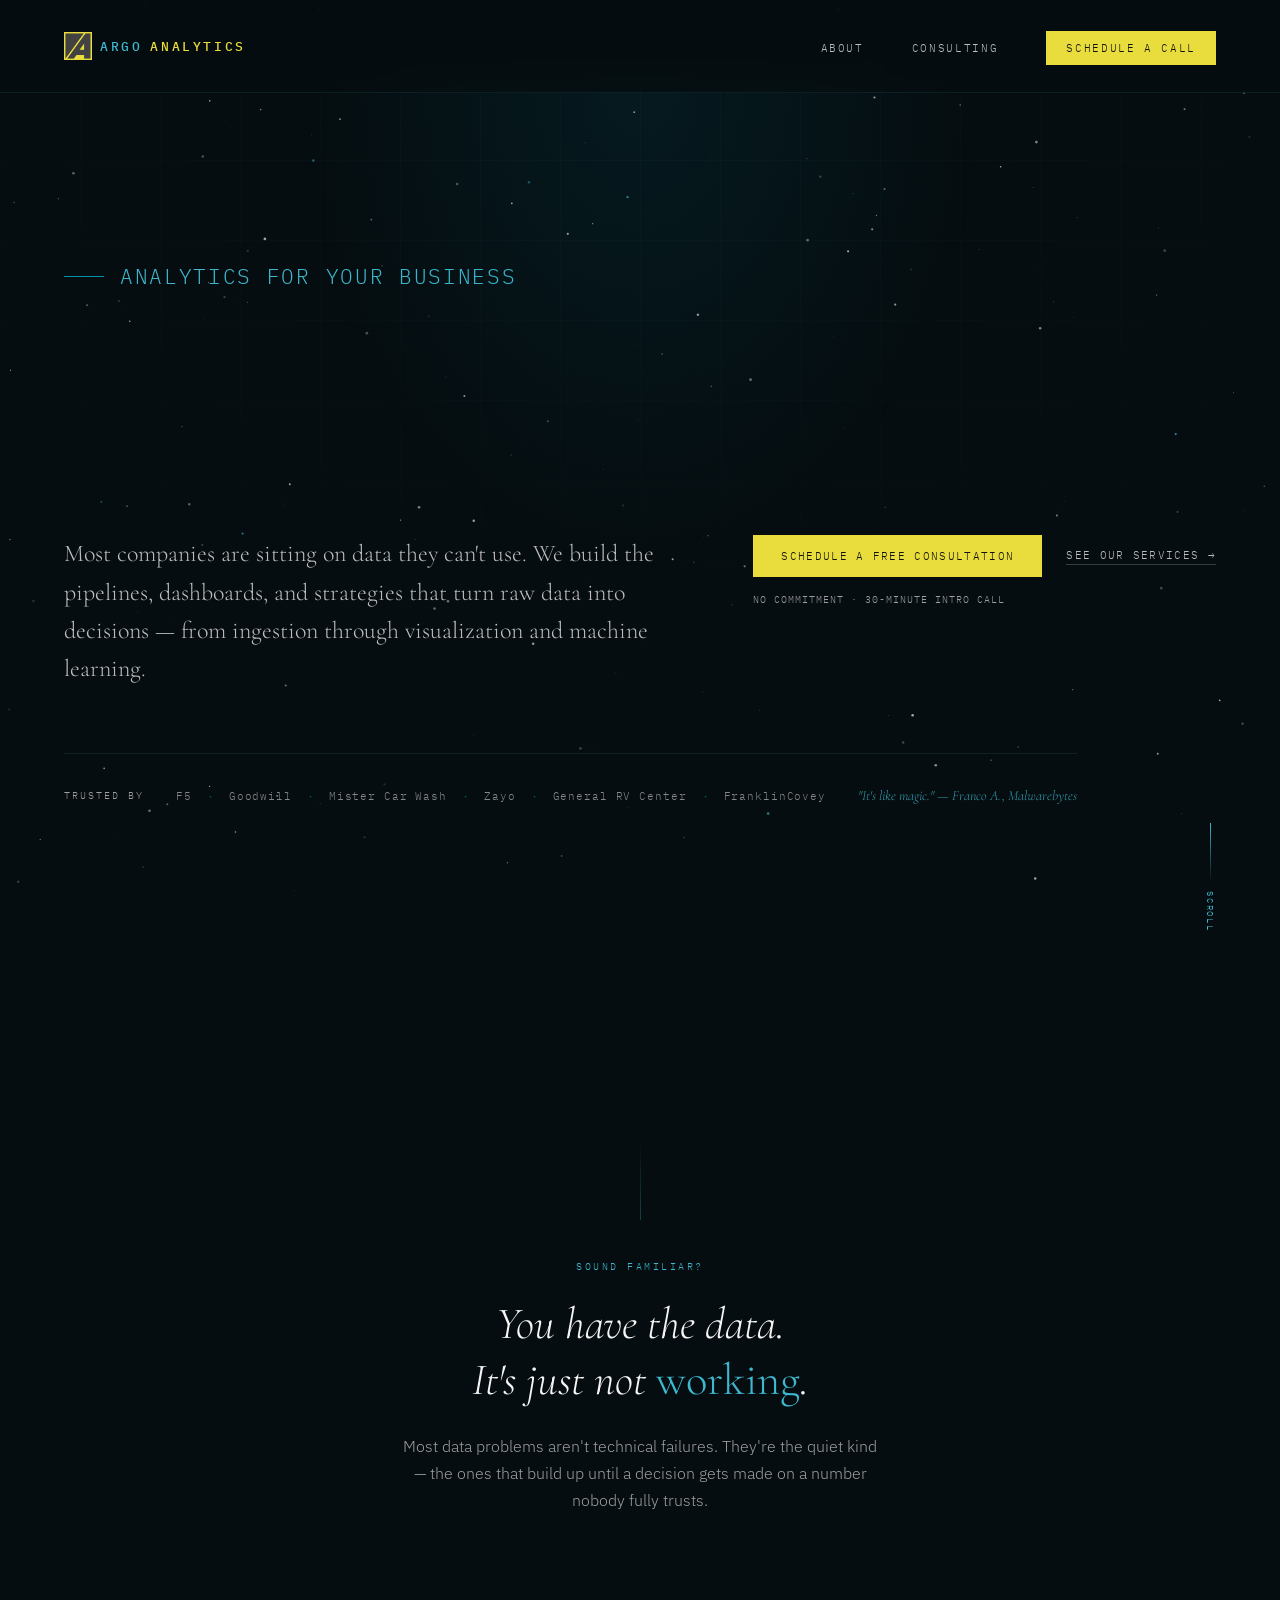
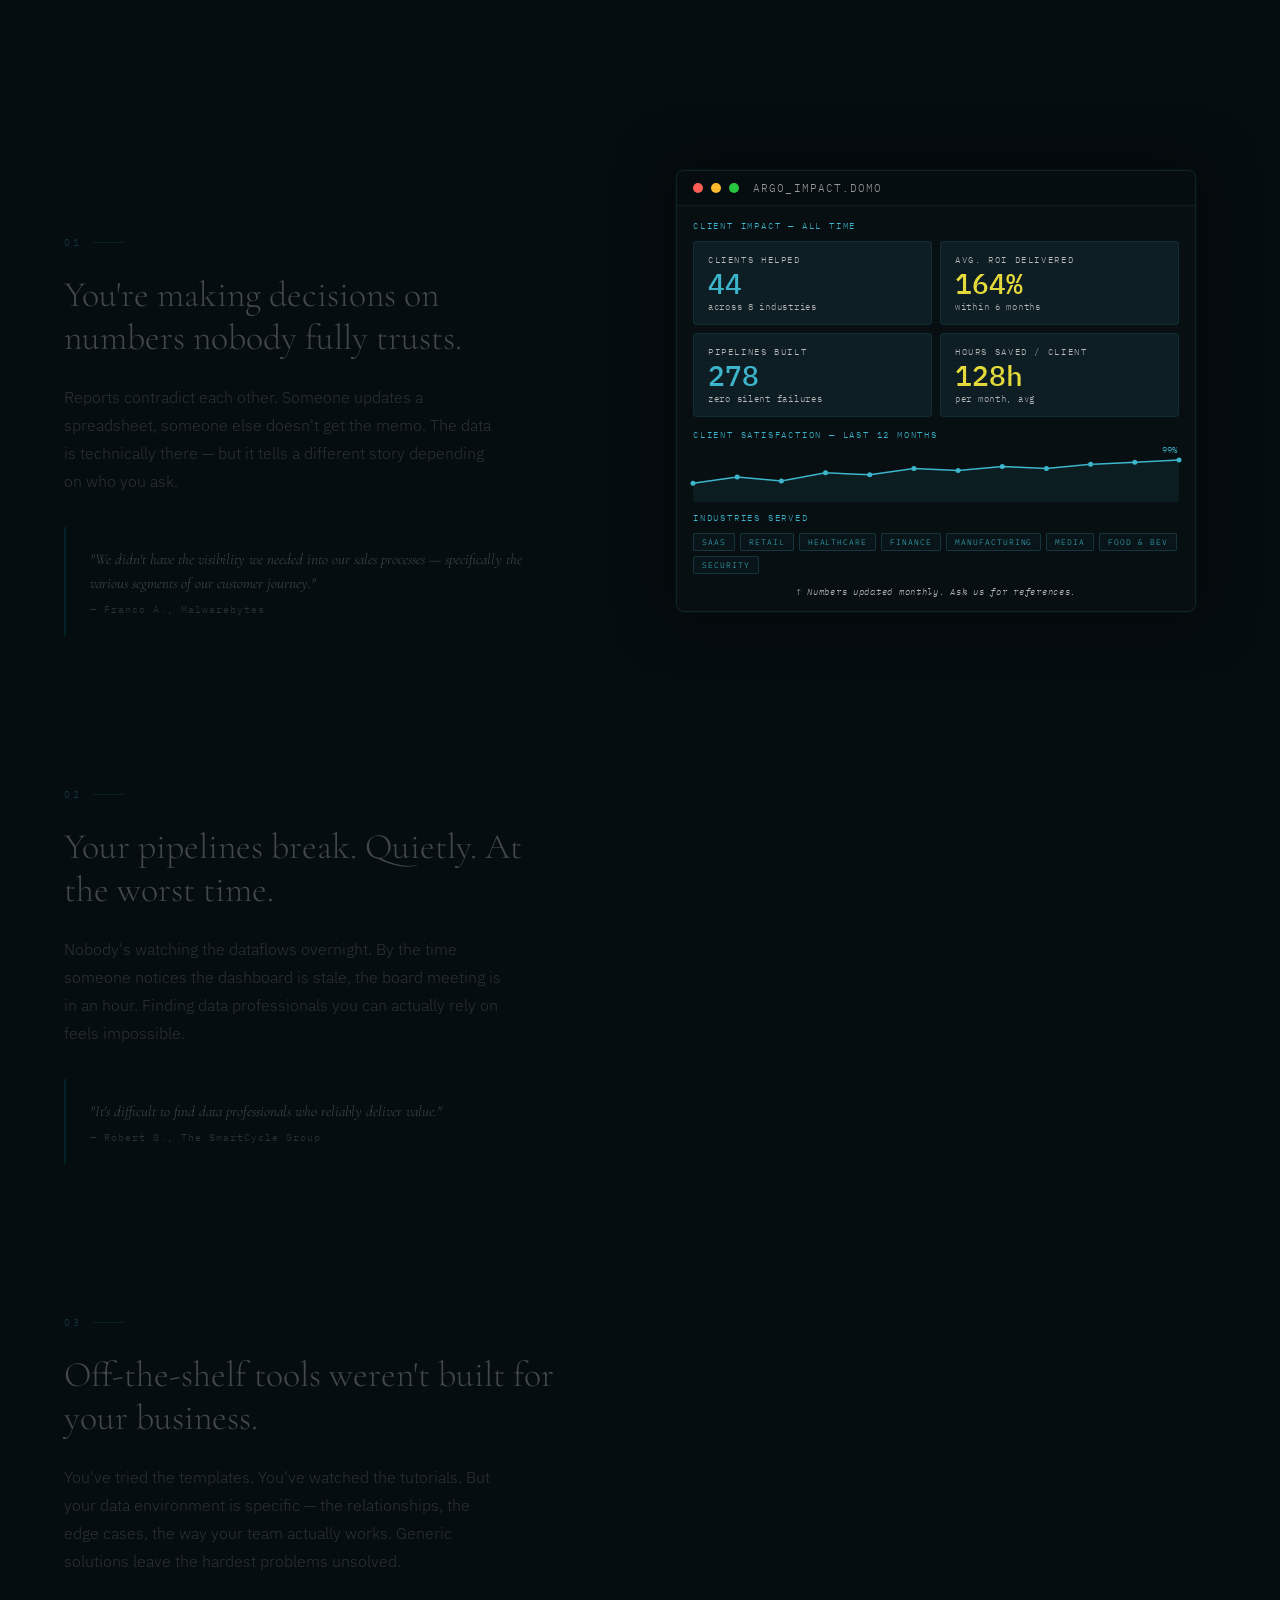
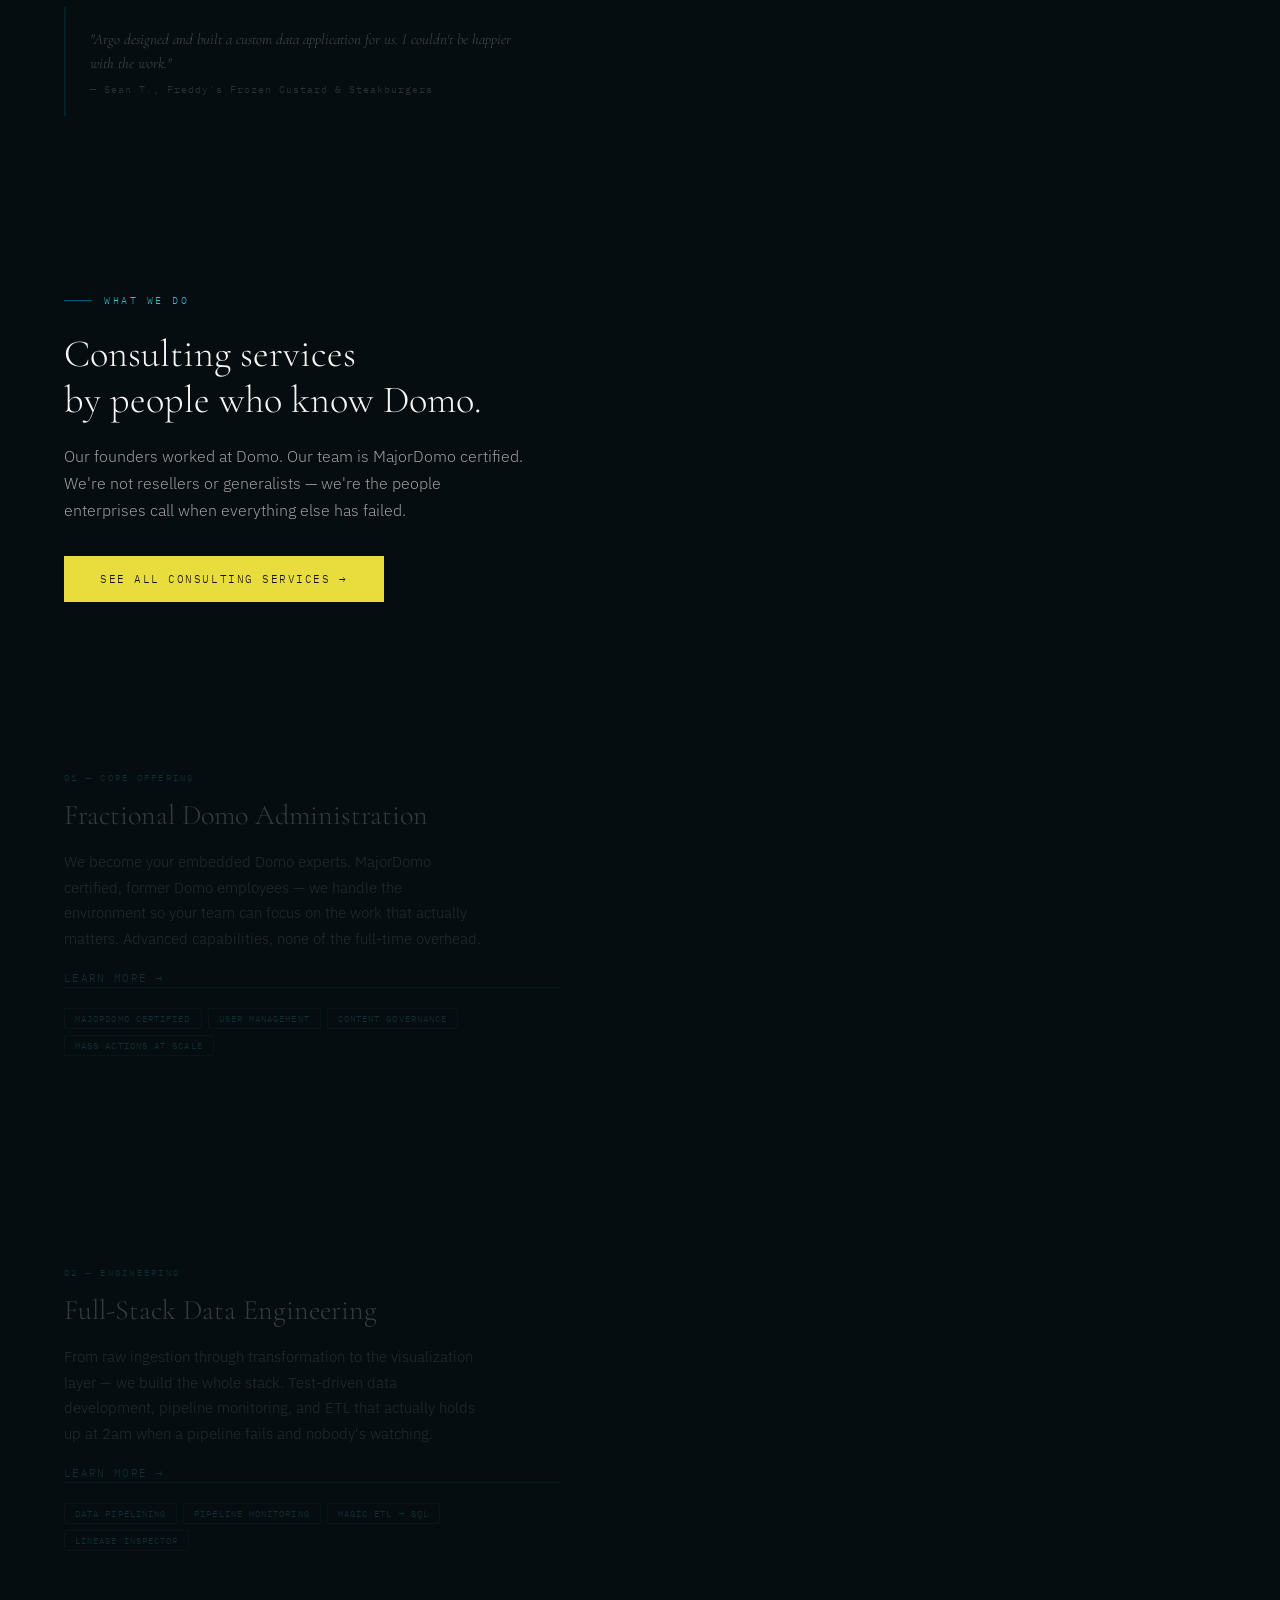
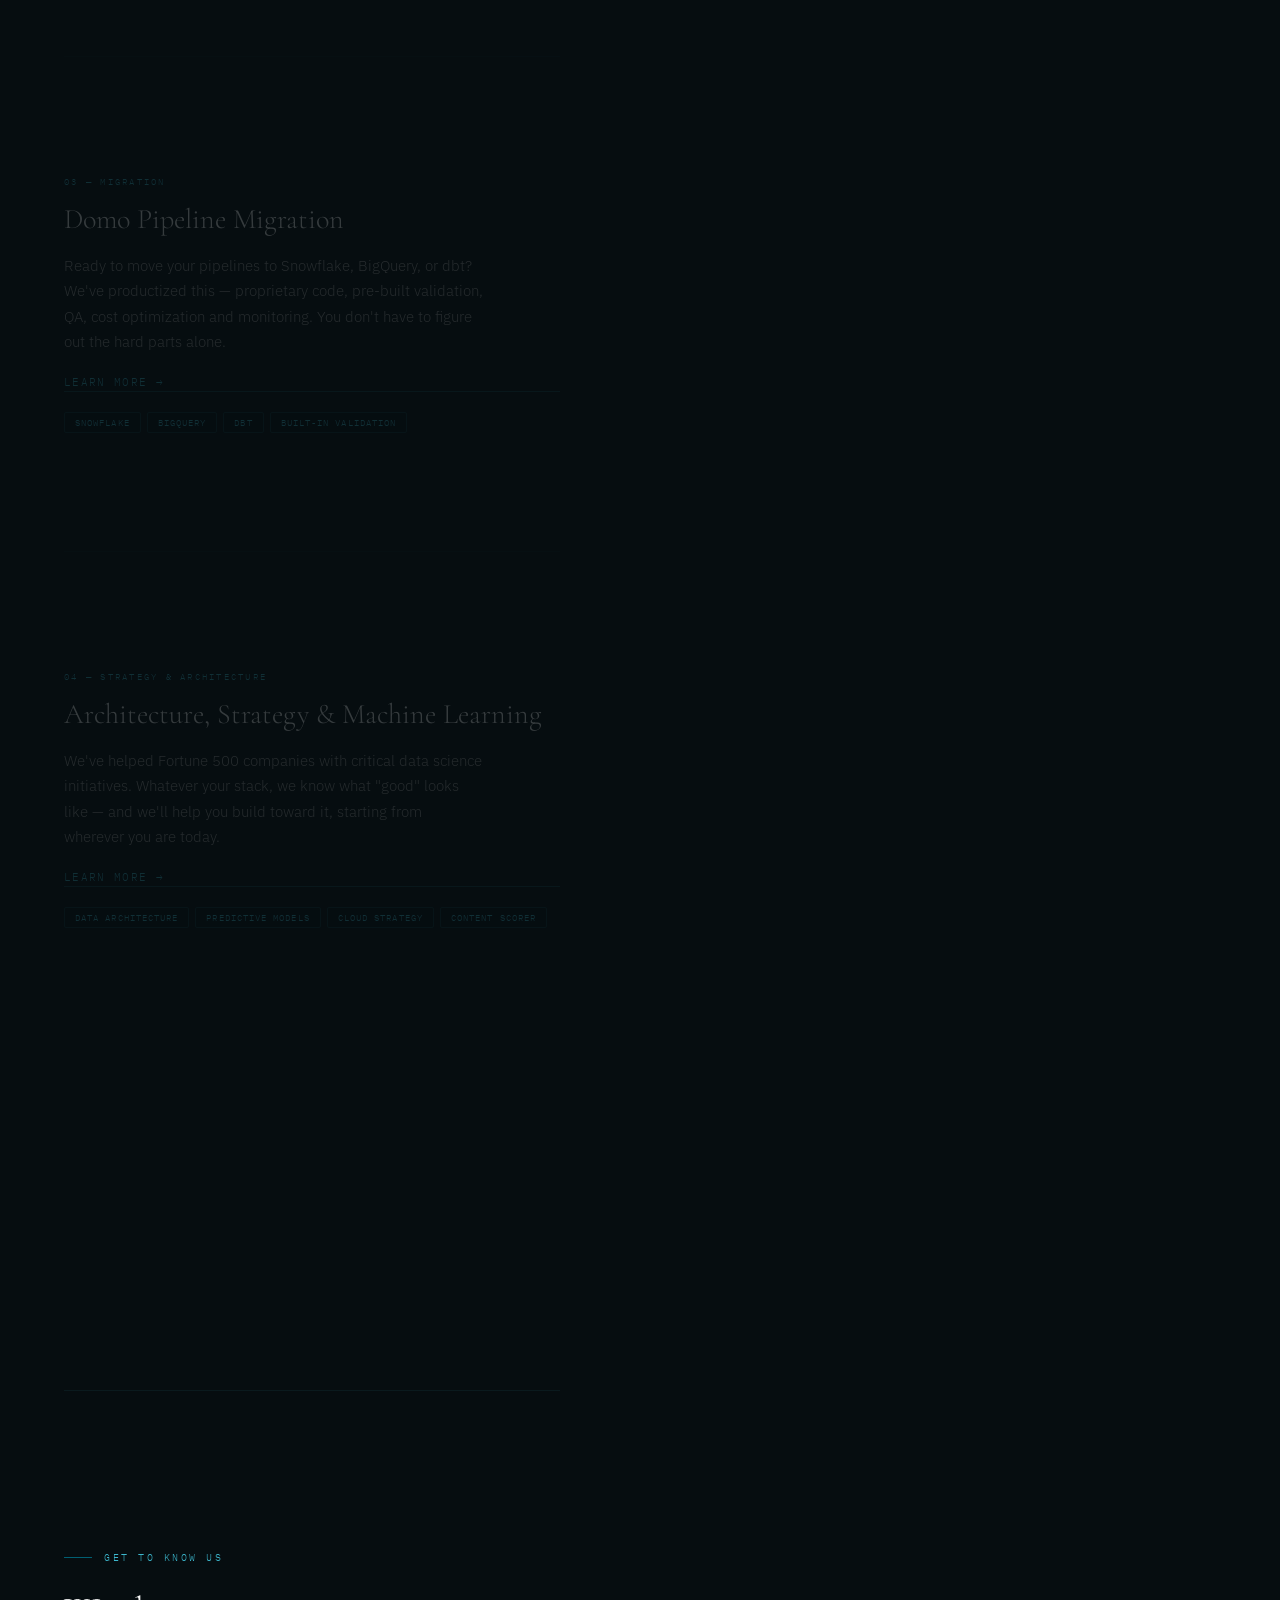
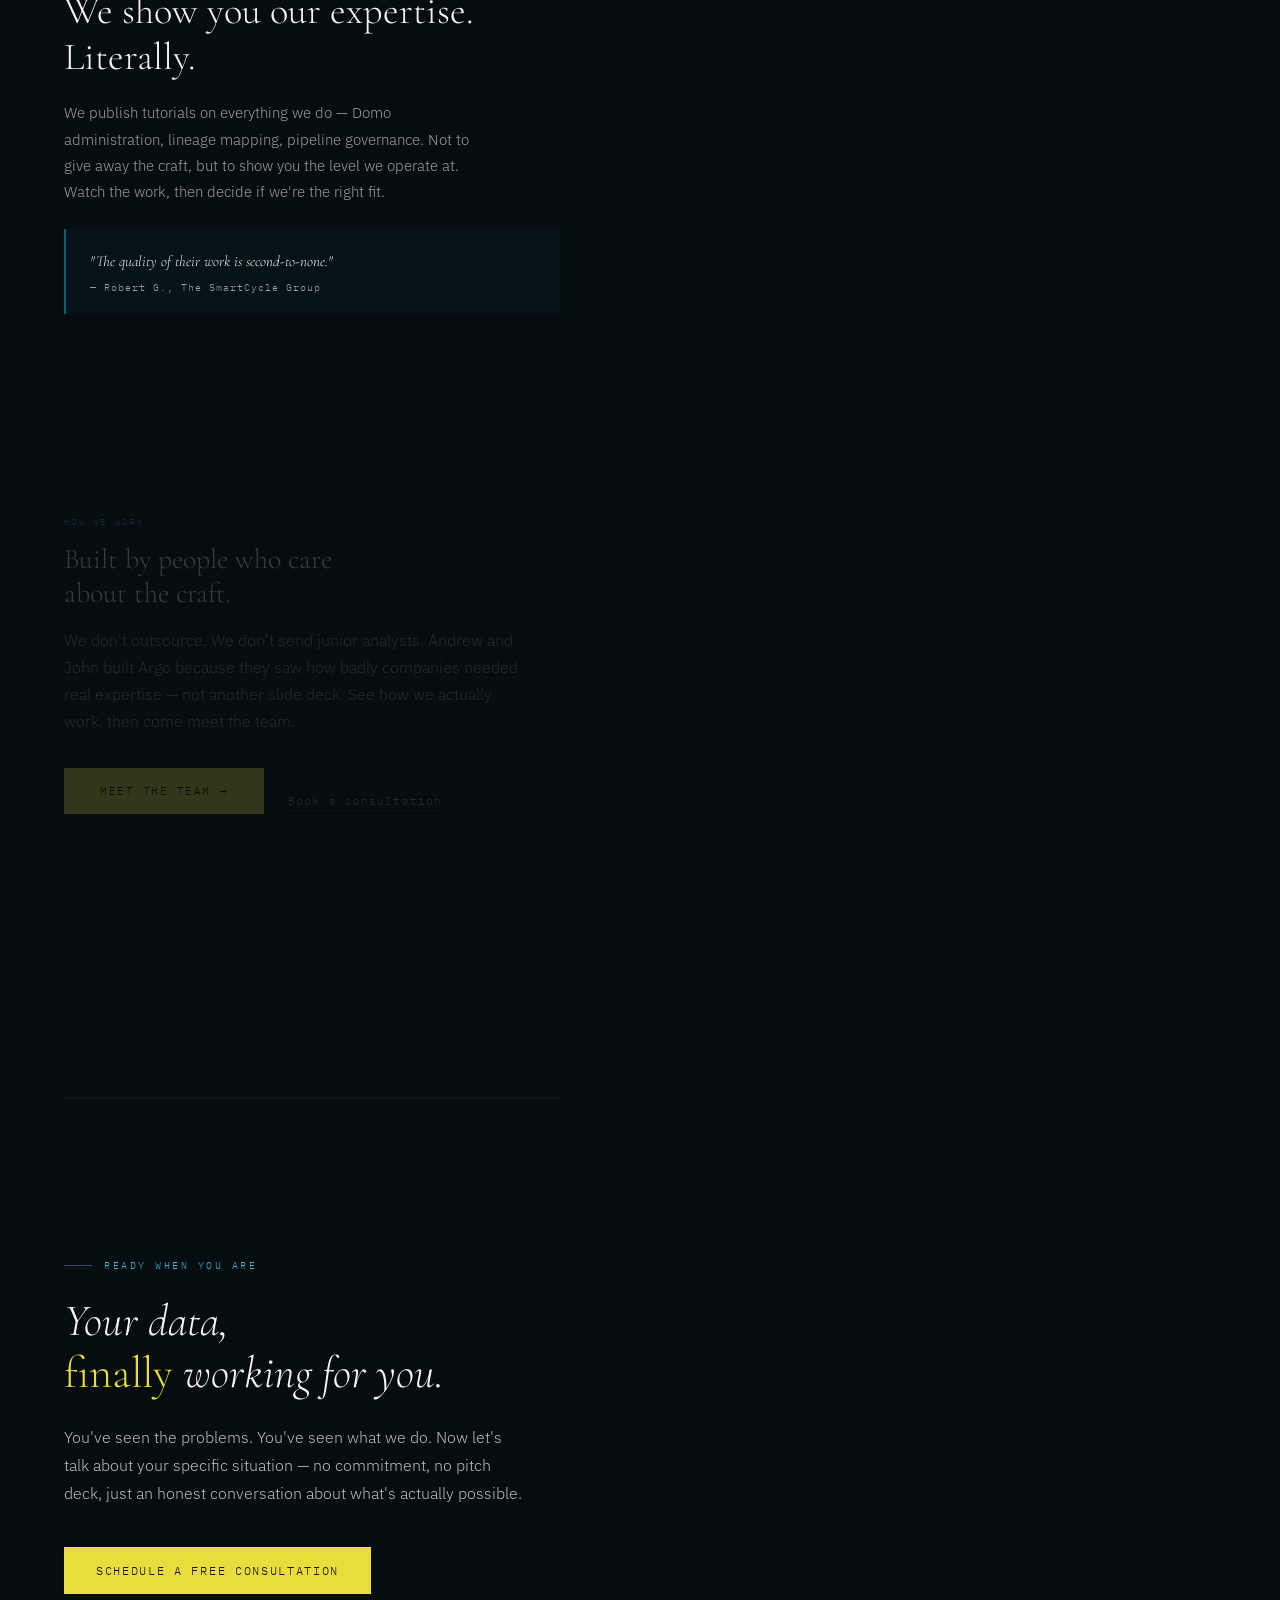
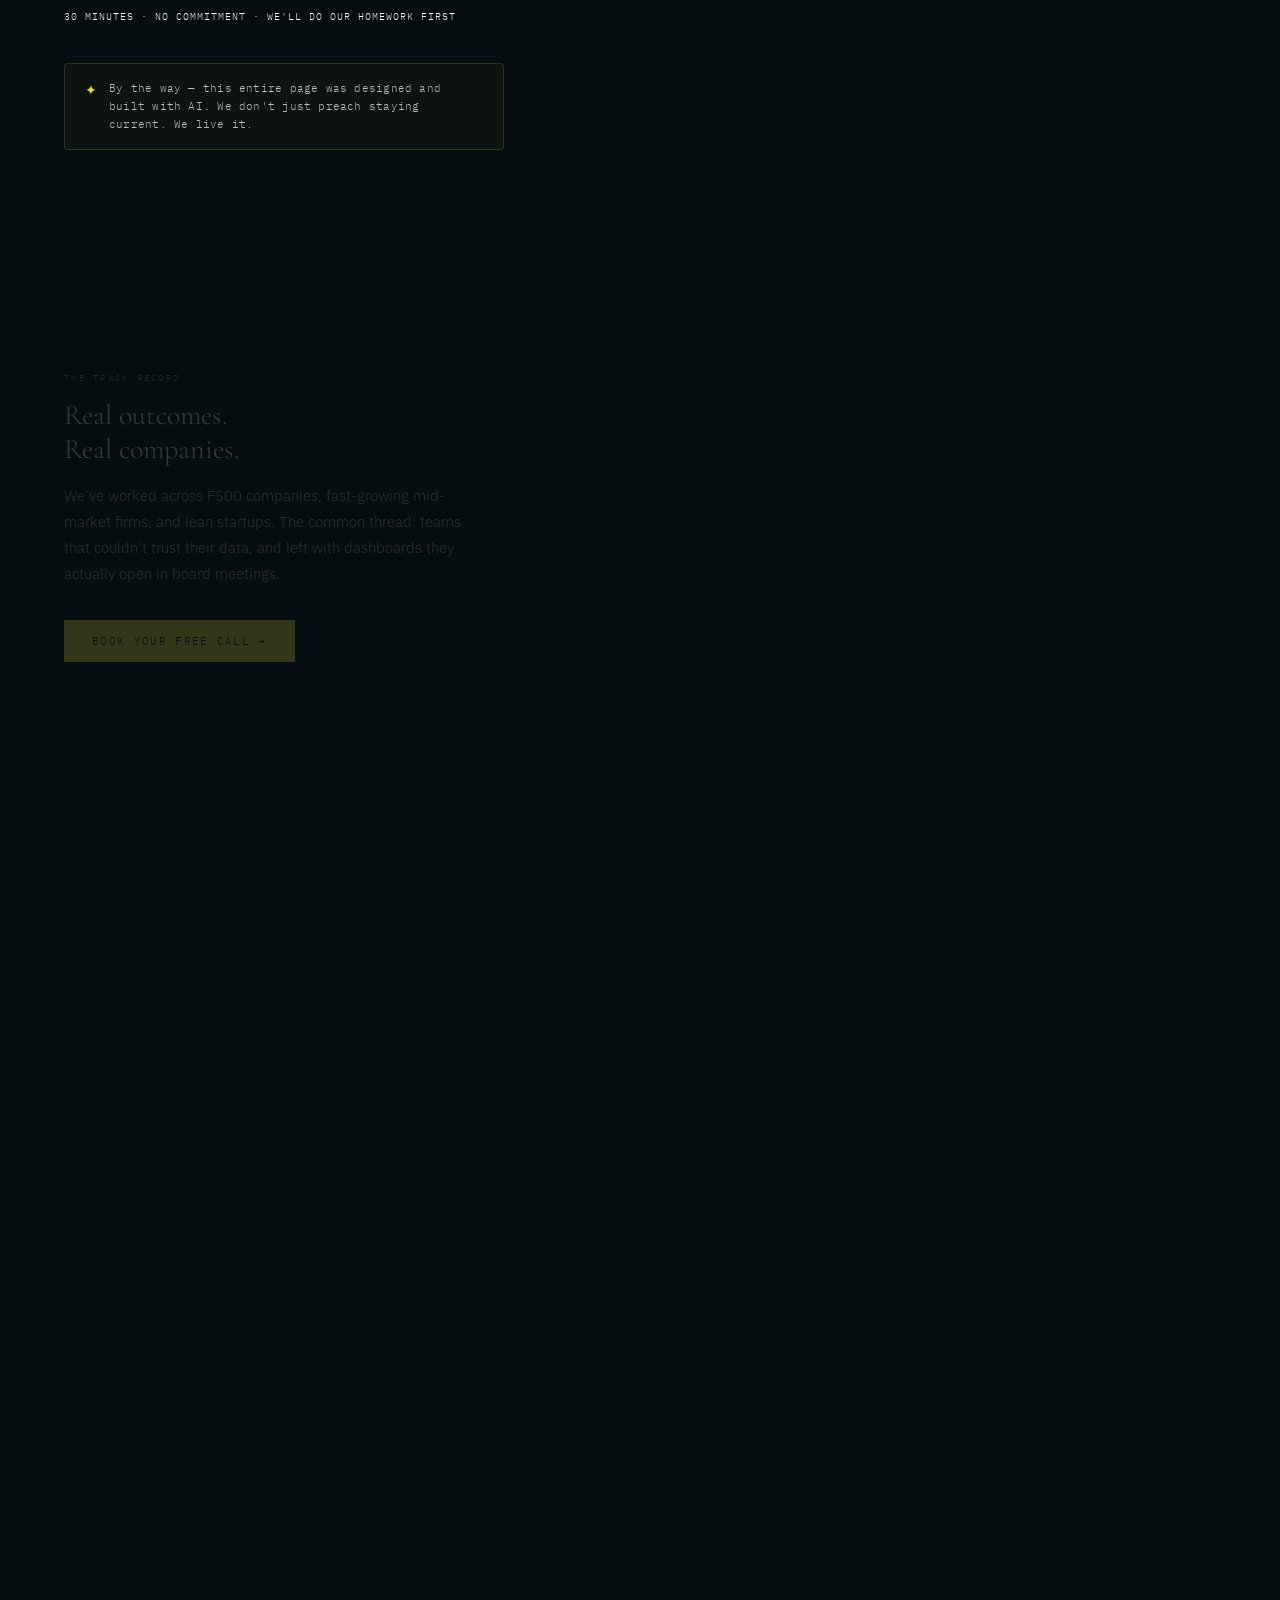
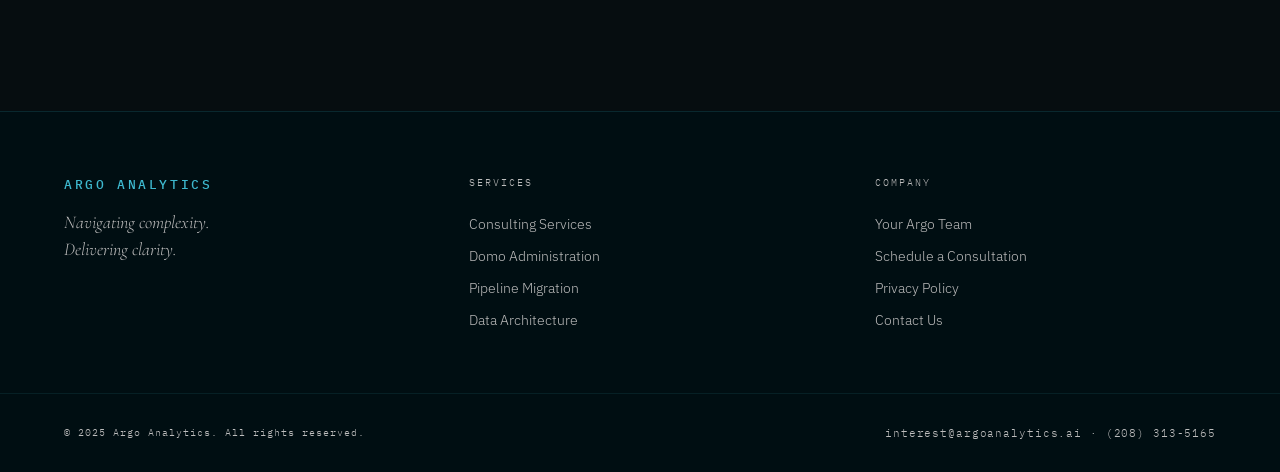
<file: index.html>
<!DOCTYPE html>
<html lang="en">
<head>
<meta charset="UTF-8">
<meta name="viewport" content="width=device-width, initial-scale=1.0">
<title>Argo Analytics</title>
<link href="https://fonts.googleapis.com/css2?family=Cormorant+Garamond:ital,wght@0,300;0,400;0,600;1,300;1,400&family=IBM+Plex+Mono:wght@400;500&family=IBM+Plex+Sans:wght@300;400;500&display=swap" rel="stylesheet">
<style>
*, *::before, *::after { box-sizing: border-box; margin: 0; padding: 0; }

:root {
  --teal-400: #3DB8CE;
  --teal-500: #0091AD;
  --teal-700: #005F72;
  --teal-900: #002530;
  --teal-0: #000E12;
  --yellow-500: #E8DD3C;
  --yellow-600: #C9BC1A;
  --neutral-100: #F5F5F5;
  --neutral-300: #BDBDBD;
  --neutral-400: #9E9E9E;
  --neutral-600: #424242;
  --neutral-800: #1E1E1E;
  --neutral-900: #111111;
  --bg: #060D10;
  --font-serif: 'Cormorant Garamond', Georgia, serif;
  --font-sans: 'IBM Plex Sans', sans-serif;
  --font-mono: 'IBM Plex Mono', monospace;
}

html { scroll-behavior: smooth; }

body {
  background: var(--bg);
  color: var(--neutral-100);
  font-family: var(--font-sans);
  font-weight: 300;
  overflow-x: clip;  /* clip doesn't affect fixed children like overflow:hidden does */
  min-height: 100vh;
  display: flex;
  flex-direction: column;
}

/* STAR FIELD CANVAS BG */
.star-canvas {
  position: fixed;
  inset: 0;
  z-index: 0;
  pointer-events: none;
}


/* Background grid overlay */
.hero::before {
  content: '';
  position: absolute;
  inset: 0;
  background-image:
    linear-gradient(rgba(61,184,206,0.04) 1px, transparent 1px),
    linear-gradient(90deg, rgba(61,184,206,0.04) 1px, transparent 1px);
  background-size: 80px 80px;
  mask-image: radial-gradient(ellipse 90% 100% at 50% 0%, black 0%, transparent 80%);
  pointer-events: none;
  z-index: 0;
}

/* Radial glow behind headline */
.hero::after {
  content: '';
  position: absolute;
  top: 0; left: 50%;
  transform: translateX(-50%);
  width: 700px;
  height: 500px;
  background: radial-gradient(ellipse at top, rgba(0,145,173,0.10) 0%, transparent 70%);
  pointer-events: none;
  z-index: 0;
}

/* NAV */
nav {
  position: fixed;
  top: 0; left: 0; right: 0;
  z-index: 100;
  display: flex;
  align-items: center;
  justify-content: space-between;
  padding: 2rem 4rem;
  border-bottom: 1px solid rgba(61,184,206,0.1);
  background: rgba(6,13,16,0.7);
  backdrop-filter: blur(12px);
}

.nav-toggle {
  display: none;
  background: none;
  border: none;
  cursor: pointer;
  padding: 0;
  z-index: 101;
}

.nav-toggle span {
  display: block;
  width: 24px;
  height: 2px;
  background: var(--neutral-100);
  margin: 5px 0;
  transition: 0.3s;
}

.nav-toggle.active span:nth-child(1) { transform: rotate(45deg) translate(10px, 10px); }
.nav-toggle.active span:nth-child(2) { opacity: 0; }
.nav-toggle.active span:nth-child(3) { transform: rotate(-45deg) translate(7px, -7px); }

.nav-logo {
  font-family: var(--font-mono);
  font-size: 13px;
  font-weight: 500;
  letter-spacing: 0.2em;
  text-transform: uppercase;
  color: var(--teal-400);
  text-decoration: none;
  display: flex;
  align-items: center;
  gap: 0.5rem;
}

.nav-logo img {
  height: 28px;
  width: auto;
}

.nav-logo span {
  color: var(--yellow-500);
}

.nav-links {
  display: flex;
  align-items: center;
  gap: 3rem;
  list-style: none;
}

.nav-links.open {
  position: absolute;
  top: 100%;
  left: 0;
  right: 0;
  flex-direction: column;
  gap: 0;
  background: rgba(6,13,16,0.95);
  backdrop-filter: blur(12px);
  border-bottom: 1px solid rgba(61,184,206,0.1);
  padding: 1rem 0;
  margin-top: 0;
}

.nav-links.open li {
  width: 100%;
}

.nav-links.open a {
  display: block;
  padding: 1rem 1.5rem;
  border-bottom: 1px solid rgba(61,184,206,0.05);
}

.nav-links a {
  font-family: var(--font-mono);
  font-size: 11px;
  letter-spacing: 0.15em;
  text-transform: uppercase;
  color: var(--neutral-300); /* was neutral-400 (#9E9E9E) — fails AA; neutral-300 (#BDBDBD) passes */
  text-decoration: none;
  transition: color 0.2s;
}

.nav-links a:hover { color: var(--neutral-100); }
.nav-links a.active { color: var(--teal-400); }

.nav-cta {
  font-family: var(--font-mono);
  font-size: 11px;
  letter-spacing: 0.12em;
  text-transform: uppercase;
  color: var(--neutral-900) !important;
  background: var(--yellow-500);
  padding: 10px 20px;
  text-decoration: none;
  transition: background 0.2s;
}

.nav-cta:hover { background: var(--yellow-600) !important; color: var(--neutral-900) !important; }

/* PAGE CONTENT AREA — your sections go here */
main {
  position: relative;
  z-index: 1;
  flex: 1;
  padding-top: 80px; /* offset for fixed nav */
}

/* FOOTER */
footer {
  position: relative;
  z-index: 1;
  background: #000E12; /* teal-0 — distinct from page bg, grounded, on-brand */
  border-top: 1px solid rgba(61,184,206,0.15);
  padding: 4rem;
  display: grid;
  grid-template-columns: 1fr 1fr 1fr;
  gap: 4rem;
}

.footer-brand {
  font-family: var(--font-mono);
  font-size: 13px;
  font-weight: 500;
  letter-spacing: 0.2em;
  text-transform: uppercase;
  color: var(--teal-400);
  margin-bottom: 1rem;
}

.footer-tagline {
  font-family: var(--font-serif);
  font-size: 18px;
  font-style: italic;
  color: var(--neutral-300);
  line-height: 1.5;
}

.footer-col-label {
  font-family: var(--font-mono);
  font-size: 10px;
  letter-spacing: 0.2em;
  text-transform: uppercase;
  color: var(--neutral-300); /* AAA 10.42:1 on footer — fails on dark bg; neutral-400 passes */
  margin-bottom: 1.5rem;
}

.footer-links {
  list-style: none;
  display: flex;
  flex-direction: column;
  gap: 0.75rem;
}

.footer-links a {
  font-family: var(--font-sans);
  font-size: 14px;
  color: var(--neutral-300); /* was neutral-400 — bumped up for contrast on teal-0 bg */
  text-decoration: none;
  transition: color 0.2s;
}

.footer-links a:hover { color: var(--neutral-100); }

.footer-bottom {
  position: relative;
  z-index: 1;
  background: #000E12;
  border-top: 1px solid rgba(61,184,206,0.1);
  padding: 2rem 4rem;
  display: flex;
  justify-content: space-between;
  align-items: center;
}

.footer-copy {
  font-family: var(--font-mono);
  font-size: 10px;
  letter-spacing: 0.1em;
  color: var(--neutral-300);
}

.footer-contact {
  font-family: var(--font-mono);
  font-size: 11px;
  color: var(--neutral-300);
  letter-spacing: 0.08em;
}

/* HERO */
.hero {
  min-height: 100vh;
  display: flex;
  flex-direction: column;
  justify-content: center;
  align-items: flex-start;
  padding: 5.5rem 4rem 5rem;
  position: relative;
  z-index: 1;
}

.hero-eyebrow {
  font-family: var(--font-mono);
  font-size: 11px;
  letter-spacing: 0.25em;
  text-transform: uppercase;
  color: var(--teal-400);
  margin-bottom: 2.5rem;
  display: flex;
  align-items: center;
  gap: 1rem;
  align-self: flex-start; /* always left */
  transition: opacity 0.4s ease, transform 0.4s ease;
}

.hero-eyebrow::before {
  content: "";
  display: block;
  width: 40px;
  height: 1px;
  background: var(--teal-500);
}

/* Hero-specific eyebrow size — only targets the hero eyebrow by ID */
#heroEyebrow {
  font-size: 21px;
  letter-spacing: 0.08em;
}

/* The big headline wrapper — full width, centered text */
.hero-headline-wrap {
  position: relative;
  width: 100%;
  text-align: center;
}

/* Large display headline — serif display, centered */
.hero-headline {
  font-family: var(--font-serif);
  font-size: clamp(48px, 7vw, 140px);
  font-weight: 300;
  font-style: italic;
  line-height: 1.1;
  letter-spacing: -0.01em;
  color: var(--neutral-100);
  white-space: normal;
  overflow: visible;
  padding-bottom: 0.15em;
  word-break: keep-all;
  transition: opacity 0.1s ease;
}

/* "finally working" fades separately */
.hero-headline .hl-fade {
  color: var(--teal-400);
  display: inline-block;
  transition: opacity 0.35s ease, max-width 0.5s ease;
  vertical-align: bottom;
  font-style: normal; /* breaks the italic for contrast — "working" pops */
}

/* Sticky condensed headline — sits just below the nav */
.sticky-bar {
  position: fixed;
  top: 81px; /* nav height */
  left: 0;
  right: 0;
  z-index: 98;
  font-family: var(--font-mono);
  font-size: 11px;
  font-weight: 500;
  letter-spacing: 0.2em;
  text-transform: uppercase;
  color: var(--neutral-300);
  pointer-events: none;
  opacity: 0;
  transition: opacity 0.4s ease;
  height: 40px;
  display: flex;
  align-items: center;
  justify-content: center;
  background: rgba(6,13,16,0.85);
  backdrop-filter: blur(12px);
  border-bottom: 1px solid rgba(61,184,206,0.12);
}

.sticky-bar.visible {
  opacity: 1;
}

/* Bottom content fades out on scroll */
.hero-bottom {
  margin-top: 6rem;
  width: 100%;
  display: flex;
  flex-direction: column;
  align-items: flex-start;
  gap: 0;
  transition: opacity 0.4s ease, transform 0.4s ease;
}

.hero-sub-row {
  display: flex;
  align-items: flex-start;
  justify-content: space-between;
  width: 100%;
  gap: 4rem;
}

.hero-body {
  font-family: var(--font-serif);
  font-size: 24px;
  font-weight: 300;
  line-height: 1.6;
  color: var(--neutral-300);
  max-width: 680px;
  text-align: left;
}

.hero-ctas {
  display: flex;
  flex-direction: column;
  gap: 1rem;
  align-items: flex-start;
  flex-shrink: 0;
}

.hero-ctas-row {
  display: flex;
  gap: 1.5rem;
  align-items: center;
}

.hero-microcopy {
  font-family: var(--font-mono);
  font-size: 10px;
  letter-spacing: 0.1em;
  color: var(--neutral-400);
  text-transform: uppercase;
}

.btn-primary {
  font-family: var(--font-mono);
  font-size: 11px;
  letter-spacing: 0.12em;
  text-transform: uppercase;
  background: var(--yellow-500);
  color: var(--neutral-900);
  padding: 14px 28px;
  text-decoration: none;
  display: inline-block;
  transition: background 0.2s;
}

.btn-primary:hover { background: var(--yellow-600); }

.btn-ghost {
  font-family: var(--font-mono);
  font-size: 11px;
  letter-spacing: 0.12em;
  text-transform: uppercase;
  color: var(--neutral-300);
  text-decoration: none;
  border-bottom: 1px solid rgba(255,255,255,0.2);
  padding-bottom: 2px;
  transition: color 0.2s, border-color 0.2s;
}

.btn-ghost:hover { color: var(--neutral-100); border-color: rgba(255,255,255,0.6); }

/* SOCIAL PROOF STRIP */
.hero-proof {
  margin-top: 4rem;
  padding-top: 2rem;
  border-top: 1px solid rgba(61,184,206,0.12);
  display: flex;
  align-items: center;
  gap: 2rem;
  flex-wrap: wrap;
}

.proof-label {
  font-family: var(--font-mono);
  font-size: 10px;
  letter-spacing: 0.2em;
  text-transform: uppercase;
  color: var(--neutral-400);
  flex-shrink: 0;
}

.proof-logos {
  display: flex;
  align-items: center;
  gap: 1rem;
}

.proof-logo {
  font-family: var(--font-mono);
  font-size: 11px;
  letter-spacing: 0.08em;
  color: var(--neutral-300);
  opacity: 0.7;
  text-decoration: none;
  transition: opacity 0.2s ease, color 0.2s ease;
}

a.proof-logo:hover {
  opacity: 1;
  color: var(--teal-400);
}

.proof-divider {
  color: var(--teal-700);
}

.proof-quote {
  font-family: var(--font-serif);
  font-size: 14px;
  font-style: italic;
  color: var(--teal-400);
  margin-left: auto;
  opacity: 0.85;
}

/* SCROLL INDICATOR */
.scroll-indicator {
  position: absolute;
  bottom: 3rem;
  right: 4rem;
  display: flex;
  flex-direction: column;
  align-items: center;
  gap: 8px;
}

.scroll-line {
  width: 1px;
  height: 60px;
  background: linear-gradient(to bottom, var(--teal-400), transparent);
  animation: scrollPulse 2s ease-in-out infinite;
}

@keyframes scrollPulse {
  0%, 100% { opacity: 0.5; }
  50% { opacity: 1; }
}

.scroll-label {
  font-family: var(--font-mono);
  font-size: 9px;
  letter-spacing: 0.2em;
  text-transform: uppercase;
  color: var(--teal-400);
  writing-mode: vertical-rl;
  opacity: 1;
}

/* ── BRIDGE ───────────────────────────────────────────────────────────────── */
.bridge {
  position: relative;
  z-index: 2;
  padding: 10rem 4rem 6rem;
  text-align: center;
  display: flex;
  flex-direction: column;
  align-items: center;
  gap: 1.5rem;
}

.bridge-line {
  width: 1px;
  height: 80px;
  background: linear-gradient(to bottom, transparent, rgba(61,184,206,0.3));
  margin-bottom: 1rem;
}

.bridge-label {
  font-family: var(--font-mono);
  font-size: 10px;
  letter-spacing: 0.25em;
  text-transform: uppercase;
  color: var(--teal-400);
}

.bridge-heading {
  font-family: var(--font-serif);
  font-size: clamp(28px, 3.5vw, 52px);
  font-weight: 300;
  font-style: italic;
  color: var(--neutral-100);
  line-height: 1.25;
  max-width: 700px;
}

.bridge-heading em {
  color: var(--teal-400);
  font-style: normal;
}

.bridge-sub {
  font-family: var(--font-sans);
  font-size: 16px;
  font-weight: 300;
  color: var(--neutral-400);
  max-width: 480px;
  line-height: 1.7;
}

/* ── PAIN SECTION ─────────────────────────────────────────────────────────── */
.pain-section {
  position: relative;
  z-index: 2;
  display: grid;
  grid-template-columns: 1fr 1fr;
  min-height: 300vh; /* scroll space for 3 pain points */
}

/* LEFT: scrolling copy */
.pain-left {
  padding: 0 5rem 0 4rem;
  display: flex;
  flex-direction: column;
  justify-content: flex-start;
}

.pain-spacer-top    { height: 15vh; }
.pain-spacer-bottom { height: 40vh; }

.pain-item {
  min-height: 60vh;
  display: flex;
  flex-direction: column;
  justify-content: center;
  padding: 4rem 0;
  opacity: 0.25;
  transform: translateY(20px);
  transition: opacity 0.6s ease, transform 0.6s ease;
}

.pain-item.active {
  opacity: 1;
  transform: translateY(0);
}

.pain-number {
  font-family: var(--font-mono);
  font-size: 10px;
  letter-spacing: 0.25em;
  text-transform: uppercase;
  color: var(--teal-400);
  margin-bottom: 1.5rem;
  display: flex;
  align-items: center;
  gap: 0.75rem;
}

.pain-number::after {
  content: '';
  display: block;
  width: 32px;
  height: 1px;
  background: var(--teal-700);
}

.pain-heading {
  font-family: var(--font-serif);
  font-size: clamp(26px, 2.8vw, 42px);
  font-weight: 300;
  color: var(--neutral-100);
  line-height: 1.2;
  margin-bottom: 1.5rem;
}

.pain-body {
  font-family: var(--font-sans);
  font-size: 16px;
  font-weight: 300;
  color: var(--neutral-400);
  line-height: 1.75;
  max-width: 440px;
}

.pain-quote {
  margin-top: 2rem;
  padding: 1.25rem 1.5rem;
  border-left: 2px solid var(--teal-700);
  background: rgba(0, 145, 173, 0.05);
}

.pain-quote p {
  font-family: var(--font-serif);
  font-size: 15px;
  font-style: italic;
  color: var(--teal-300);
  line-height: 1.6;
}

.pain-quote cite {
  display: block;
  margin-top: 0.5rem;
  font-family: var(--font-mono);
  font-size: 10px;
  letter-spacing: 0.1em;
  color: var(--neutral-400);
  font-style: normal;
}

/* RIGHT: sticky visual */
.pain-right {
  position: sticky;
  top: 120px; /* below nav + stickybar */
  height: calc(100vh - 140px);
  display: flex;
  align-items: center;
  justify-content: center;
  padding: 2rem 4rem 2rem 1rem;
  align-self: start;
}

/* ── BROKEN DASHBOARD ─────────────────────────────────────────────────────── */
.dash-shell {
  width: 100%;
  max-width: 520px;
  background: #0A1418;
  border: 1px solid rgba(61,184,206,0.12);
  border-radius: 8px;
  overflow: hidden;
  font-family: var(--font-mono);
  box-shadow: 0 0 60px rgba(0,0,0,0.6), 0 0 0 1px rgba(61,184,206,0.06);
}

.dash-titlebar {
  padding: 10px 16px;
  background: #060D10;
  border-bottom: 1px solid rgba(61,184,206,0.1);
  display: flex;
  align-items: center;
  gap: 8px;
}

.dash-dot {
  width: 10px; height: 10px; border-radius: 50%;
}
.dash-dot.red    { background: #FF5F57; }
.dash-dot.yellow { background: #FEBC2E; }
.dash-dot.green  { background: #28C840; }

.dash-title {
  font-size: 11px;
  letter-spacing: 0.1em;
  color: var(--neutral-400);
  margin-left: 6px;
  text-transform: uppercase;
}

.dash-body { padding: 16px; display: flex; flex-direction: column; gap: 12px; }

/* mini stat cards row */
.dash-stats {
  display: grid;
  grid-template-columns: 1fr 1fr;
  gap: 8px;
}

.dash-stat {
  background: #0F1E24;
  border: 1px solid rgba(61,184,206,0.08);
  border-radius: 4px;
  padding: 12px 14px;
  transition: border-color 0.4s;
}

.dash-stat.highlight-bad {
  border-color: rgba(255,80,60,0.4);
  background: rgba(255,50,30,0.05);
}

.dash-stat-label {
  font-size: 9px;
  letter-spacing: 0.2em;
  text-transform: uppercase;
  color: var(--neutral-300);
  margin-bottom: 6px;
}

.dash-stat-val {
  font-size: 22px;
  font-weight: 500;
  color: var(--neutral-100);
  transition: color 0.3s;
  min-height: 32px;
  display: flex;
  align-items: center;
}

.dash-stat-val.error { color: #FF5F57; font-size: 14px; letter-spacing: 0.05em; }
.dash-stat-val.warn  { color: #FEBC2E; }
.dash-stat-val.stale { color: var(--neutral-500, #757575); text-decoration: line-through; }
.dash-stat-val.ok    { color: var(--teal-400); }

/* table */
.dash-table {
  border: 1px solid rgba(61,184,206,0.08);
  border-radius: 4px;
  overflow: hidden;
  transition: border-color 0.4s;
}

.dash-table.highlight-bad { border-color: rgba(255,80,60,0.3); }

.dash-table-head {
  display: grid;
  grid-template-columns: 90px 1fr 1fr 90px;
  background: #060D10;
  padding: 8px 12px;
  border-bottom: 1px solid rgba(61,184,206,0.08);
}

.dash-table-head span {
  font-size: 9px;
  letter-spacing: 0.18em;
  text-transform: uppercase;
  color: var(--neutral-300);
}

.dash-table-row {
  display: grid;
  grid-template-columns: 90px 1fr 1fr 90px;
  padding: 9px 12px;
  border-bottom: 1px solid rgba(61,184,206,0.05);
  align-items: center;
  transition: background 0.3s;
}

.dash-table-row:last-child { border-bottom: none; }
.dash-table-row.row-error  { background: rgba(255,50,30,0.04); }
.dash-table-row.row-warn   { background: rgba(254,188,46,0.03); }

.dash-table-row span {
  font-size: 12px;
  color: var(--neutral-300);
}

.dash-table-row .cell-err  { color: #FF5F57; }
.dash-table-row .cell-warn { color: #FEBC2E; }
.dash-table-row .cell-stale { color: var(--neutral-500,#757575); text-decoration: line-through; }
.dash-table-row .cell-ok   { color: var(--teal-400); }

/* pipeline status */
.dash-pipeline {
  display: grid;
  grid-template-columns: 1fr 1fr;
  gap: 8px;
}

.dash-pipe-card {
  background: #0F1E24;
  border: 1px solid rgba(61,184,206,0.08);
  border-radius: 4px;
  padding: 12px 14px;
  transition: border-color 0.4s, background 0.4s;
}

.dash-pipe-card.highlight-bad {
  border-color: rgba(255,80,60,0.35);
  background: rgba(255,50,30,0.05);
}

.dash-pipe-label {
  font-size: 9px;
  letter-spacing: 0.2em;
  text-transform: uppercase;
  color: var(--neutral-300);
  margin-bottom: 6px;
}

.dash-pipe-val {
  font-size: 18px;
  font-weight: 500;
  transition: color 0.3s;
}

.dash-pipe-val.pipe-fail { color: #FF5F57; }
.dash-pipe-val.pipe-warn { color: #FEBC2E; }
.dash-pipe-val.pipe-ok   { color: var(--teal-400); }

/* progress bar inside pipe card */
.dash-pipe-bar {
  margin-top: 8px;
  height: 3px;
  background: rgba(255,255,255,0.05);
  border-radius: 2px;
  overflow: hidden;
}

.dash-pipe-fill {
  height: 100%;
  border-radius: 2px;
  transition: width 1s ease, background 0.5s;
}

/* ticker at bottom */
.dash-ticker {
  border-top: 1px solid rgba(61,184,206,0.08);
  padding: 8px 16px;
  font-size: 10px;
  color: var(--neutral-500,#757575);
  letter-spacing: 0.08em;
  overflow: hidden;
  white-space: nowrap;
}

.dash-ticker span { animation: ticker 18s linear infinite; display: inline-block; }

@keyframes ticker {
  0%   { transform: translateX(0); }
  100% { transform: translateX(-50%); }
}

/* blinking cursor for data cells */
@keyframes blink {
  0%, 100% { opacity: 1; }
  50%       { opacity: 0; }
}

.blink { animation: blink 1.1s step-start infinite; }

/* scan line overlay on the dashboard */
.dash-scan {
  position: absolute;
  inset: 0;
  background: repeating-linear-gradient(
    0deg,
    transparent,
    transparent 2px,
    rgba(0,0,0,0.03) 2px,
    rgba(0,0,0,0.03) 4px
  );
  pointer-events: none;
  border-radius: 8px;
}

/* ── RIGHT PANEL TRANSITION ───────────────────────────────────────────────── */
.pain-right-inner {
  position: relative;
  width: 100%;
  max-width: 520px;
  height: 100%;
}

.right-panel {
  position: absolute;
  inset: 0;
  display: flex;
  align-items: center;
  justify-content: center;
  pointer-events: auto;
  /* no CSS transition here — JS handles sequencing precisely */
}

.right-panel.hidden {
  opacity: 0 !important;
  pointer-events: none;
  visibility: hidden;
}

/* ── SEARCH MOCK ──────────────────────────────────────────────────────────── */
.search-shell {
  width: 100%;
  max-width: 500px;
  background: #0A1418;
  border: 1px solid rgba(61,184,206,0.12);
  border-radius: 8px;
  overflow: hidden;
  font-family: var(--font-mono);
  box-shadow: 0 0 60px rgba(0,0,0,0.6), 0 0 0 1px rgba(61,184,206,0.06);
}

.search-titlebar {
  padding: 10px 16px;
  background: #060D10;
  border-bottom: 1px solid rgba(61,184,206,0.1);
  display: flex;
  align-items: center;
  gap: 8px;
}

.search-bar {
  flex: 1;
  background: rgba(61,184,206,0.06);
  border: 1px solid rgba(61,184,206,0.15);
  border-radius: 4px;
  padding: 6px 10px;
  font-family: var(--font-mono);
  font-size: 11px;
  color: var(--neutral-300);
  letter-spacing: 0.04em;
  display: flex;
  align-items: center;
  gap: 6px;
  overflow: hidden;
  white-space: nowrap;
}

.search-bar-icon {
  color: var(--teal-400);
  font-size: 10px;
  flex-shrink: 0;
}

.search-query-text {
  overflow: hidden;
  white-space: nowrap;
  text-overflow: ellipsis;
}

.search-cursor {
  display: inline-block;
  width: 1px;
  height: 12px;
  background: var(--teal-400);
  animation: blink 1s step-start infinite;
  flex-shrink: 0;
  vertical-align: middle;
}

.search-body {
  padding: 12px 16px 16px;
  display: flex;
  flex-direction: column;
  gap: 2px;
}

.search-meta {
  font-size: 9px;
  letter-spacing: 0.15em;
  color: var(--neutral-300);
  text-transform: uppercase;
  margin-bottom: 10px;
}

.search-result {
  padding: 10px 12px;
  border-radius: 4px;
  border-left: 2px solid transparent;
  transition: background 0.3s, border-color 0.3s;
  margin-bottom: 4px;
}

.search-result.result-argo {
  border-left-color: var(--yellow-500);
  background: rgba(232,221,60,0.04);
}

.search-result-source {
  font-size: 9px;
  letter-spacing: 0.1em;
  color: var(--neutral-300);
  margin-bottom: 3px;
  text-transform: lowercase;
}

.search-result.result-argo .search-result-source {
  color: var(--teal-400);
}

.search-result-title {
  font-size: 13px;
  color: var(--neutral-300);
  margin-bottom: 4px;
  line-height: 1.3;
  transition: color 0.3s;
}

.search-result.result-argo a {
  color: inherit;
}
.search-result.result-argo .search-result-title {
  color: var(--yellow-500);
  cursor: pointer;
}
.search-result.result-argo a:hover .search-result-title {
  text-decoration: underline;
  text-decoration-color: var(--yellow-500);
}
.search-result.result-argo a:hover .search-result-source {
  text-decoration: underline;
}

.search-result-snippet {
  font-size: 11px;
  color: var(--neutral-300);
  line-height: 1.5;
  font-family: var(--font-sans);
  font-weight: 300;
}

.search-result.result-argo .search-result-snippet {
  color: var(--neutral-300);
}

.search-result-link {
  display: inline-block;
  margin-top: 6px;
  font-size: 10px;
  color: var(--teal-400);
  letter-spacing: 0.08em;
  text-decoration: none;
  border-bottom: 1px solid rgba(61,184,206,0.3);
  padding-bottom: 1px;
  transition: border-color 0.2s, color 0.2s;
}

.search-result-link:hover {
  color: var(--teal-300);
  border-color: var(--teal-400);
}

.search-stats-row {
  display: grid;
  grid-template-columns: 1fr 1fr 1fr;
  gap: 6px;
  margin-top: 10px;
  padding-top: 10px;
  border-top: 1px solid rgba(61,184,206,0.08);
}

.search-stat-chip {
  background: rgba(232,221,60,0.07);
  border: 1px solid rgba(232,221,60,0.2);
  border-radius: 4px;
  padding: 8px 10px;
  text-align: center;
}

.search-stat-chip .chip-val {
  font-size: 18px;
  font-weight: 500;
  color: var(--yellow-500);
  display: block;
}

.search-stat-chip .chip-label {
  font-size: 8px;
  letter-spacing: 0.15em;
  text-transform: uppercase;
  color: var(--neutral-300);
  display: block;
  margin-top: 2px;
}

.search-footnote {
  font-size: 9px;
  letter-spacing: 0.08em;
  color: var(--neutral-300);
  text-align: center;
  margin-top: 8px;
  font-style: italic;
}

/* ── SERVICES SECTION ─────────────────────────────────────────────────────── */
.services-section {
  position: relative;
  z-index: 2;
  display: grid;
  grid-template-columns: 1fr 1fr;
  min-height: 350vh;
}

.services-left {
  padding: 0 5rem 0 4rem;
  display: flex;
  flex-direction: column;
}

.services-intro {
  padding: 8rem 0 5rem;
}

.services-intro-label {
  font-family: var(--font-mono);
  font-size: 10px;
  letter-spacing: 0.25em;
  text-transform: uppercase;
  color: var(--teal-400);
  margin-bottom: 1.5rem;
  display: flex;
  align-items: center;
  gap: 0.75rem;
}

.services-intro-label::before {
  content: '';
  width: 28px;
  height: 1px;
  background: var(--teal-700);
}

.services-intro-heading {
  font-family: var(--font-serif);
  font-size: clamp(30px, 3vw, 46px);
  font-weight: 300;
  color: var(--neutral-100);
  line-height: 1.2;
  margin-bottom: 1.25rem;
}

.services-intro-body {
  font-family: var(--font-sans);
  font-size: 16px;
  font-weight: 300;
  color: var(--neutral-400);
  line-height: 1.7;
  max-width: 460px;
}

/* Individual service cards */
.service-item {
  min-height: 55vh;
  display: flex;
  flex-direction: column;
  justify-content: center;
  padding: 3.5rem 0;
  opacity: 0.2;
  transform: translateY(16px);
  transition: opacity 0.5s ease, transform 0.5s ease;
  border-top: 1px solid rgba(61,184,206,0.08);
}

.service-item.active {
  opacity: 1;
  transform: translateY(0);
}

.service-num {
  font-family: var(--font-mono);
  font-size: 9px;
  letter-spacing: 0.25em;
  text-transform: uppercase;
  color: var(--teal-400);
  margin-bottom: 1rem;
}

.service-heading {
  font-family: var(--font-serif);
  font-size: clamp(22px, 2.2vw, 34px);
  font-weight: 300;
  color: var(--neutral-100);
  line-height: 1.2;
  margin-bottom: 1rem;
}

.service-body {
  font-family: var(--font-sans);
  font-size: 15px;
  font-weight: 300;
  color: var(--neutral-400);
  line-height: 1.7;
  max-width: 420px;
  margin-bottom: 1.25rem;
}

.service-pills {
  display: flex;
  flex-wrap: wrap;
  gap: 6px;
}

.service-learn-more {
  font-family: var(--font-mono);
  font-size: 11px;
  letter-spacing: 0.12em;
  text-transform: uppercase;
  color: var(--teal-400);
  text-decoration: none;
  border-bottom: 1px solid rgba(61,184,206,0.3);
  padding-bottom: 2px;
  margin-bottom: 1.25rem;
  display: inline-block;
  transition: color 0.2s, border-color 0.2s;
}

.service-learn-more:hover {
  color: var(--teal-300);
  border-color: var(--teal-400);
}

.service-pill {
  font-family: var(--font-mono);
  font-size: 9px;
  letter-spacing: 0.12em;
  text-transform: uppercase;
  color: var(--teal-400);
  border: 1px solid rgba(61,184,206,0.2);
  padding: 4px 10px;
  border-radius: 2px;
  background: rgba(61,184,206,0.04);
}

.services-spacer-bottom { height: 40vh; }

/* Services right panel — same sticky mechanic */
.services-right {
  position: sticky;
  top: 120px;
  height: calc(100vh - 140px);
  display: flex;
  align-items: center;
  justify-content: center;
  padding: 2rem 4rem 2rem 1rem;
  align-self: start;
}

/* ── SERVICES CTA ─────────────────────────────────────────────────────────── */
.services-cta-section {
  position: relative;
  z-index: 2;
  padding: 8rem 4rem;
  display: flex;
  flex-direction: column;
  align-items: center;
  text-align: center;
  border-top: 1px solid rgba(61,184,206,0.08);
}

.services-cta-label {
  font-family: var(--font-mono);
  font-size: 10px;
  letter-spacing: 0.25em;
  text-transform: uppercase;
  color: var(--teal-400);
  margin-bottom: 2rem;
}

.services-cta-heading {
  font-family: var(--font-serif);
  font-size: clamp(32px, 3.5vw, 54px);
  font-weight: 300;
  font-style: italic;
  color: var(--neutral-100);
  line-height: 1.2;
  max-width: 640px;
  margin-bottom: 1.5rem;
}

.services-cta-body {
  font-family: var(--font-sans);
  font-size: 16px;
  font-weight: 300;
  color: var(--neutral-400);
  line-height: 1.7;
  max-width: 500px;
  margin-bottom: 3rem;
}

.services-cta-btn {
  font-family: var(--font-mono);
  font-size: 11px;
  letter-spacing: 0.14em;
  text-transform: uppercase;
  color: var(--neutral-900);
  background: var(--yellow-500);
  padding: 16px 36px;
  text-decoration: none;
  display: inline-block;
  transition: background 0.2s, transform 0.2s;
}

.services-cta-btn:hover {
  background: var(--yellow-600);
  transform: translateY(-1px);
}

.services-cta-ghost {
  margin-top: 1.5rem;
  font-family: var(--font-mono);
  font-size: 11px;
  letter-spacing: 0.1em;
  color: var(--neutral-400);
  text-decoration: none;
  border-bottom: 1px solid rgba(255,255,255,0.15);
  padding-bottom: 2px;
  transition: color 0.2s;
}

.services-cta-ghost:hover { color: var(--neutral-100); }
/* ── TRUST / TEAM SECTION ─────────────────────────────────────────────────── */
.trust-section {
  position: relative; z-index: 2;
  display: block;
  min-height: 150vh;
}
.trust-left { width: 50%; padding: 0 5rem 0 4rem; display: flex; flex-direction: column; }
.trust-intro { padding: 10rem 0 4rem; border-top: 1px solid rgba(61,184,206,0.08); }
.trust-intro-label {
  font-family: var(--font-mono); font-size: 10px; letter-spacing: 0.25em;
  text-transform: uppercase; color: var(--teal-400); margin-bottom: 1.5rem;
  display: flex; align-items: center; gap: 0.75rem;
}
.trust-intro-label::before { content: ''; width: 28px; height: 1px; background: var(--teal-700); }
.trust-intro-heading {
  font-family: var(--font-serif); font-size: clamp(30px, 3vw, 48px);
  font-weight: 300; color: var(--neutral-100); line-height: 1.2; margin-bottom: 1.25rem;
}
.trust-intro-body {
  font-family: var(--font-sans); font-size: 16px; font-weight: 300;
  color: var(--neutral-400); line-height: 1.7; max-width: 460px; margin-bottom: 2rem;
}
.trust-ctas { display: flex; gap: 1.5rem; align-items: center; flex-wrap: wrap; }
.trust-item {
  min-height: 60vh; display: flex; flex-direction: column; justify-content: center;
  padding: 4rem 0; opacity: 0.2; transform: translateY(16px);
  transition: opacity 0.5s ease, transform 0.5s ease;
  border-top: 1px solid rgba(61,184,206,0.06);
}
.trust-item.active { opacity: 1; transform: translateY(0); }
.trust-item-num {
  font-family: var(--font-mono); font-size: 9px; letter-spacing: 0.25em;
  text-transform: uppercase; color: var(--teal-400); margin-bottom: 1rem;
}
.trust-item-heading {
  font-family: var(--font-serif); font-size: clamp(22px, 2.2vw, 34px);
  font-weight: 300; color: var(--neutral-100); line-height: 1.2; margin-bottom: 1rem;
}
.trust-item-body {
  font-family: var(--font-sans); font-size: 15px; font-weight: 300;
  color: var(--neutral-400); line-height: 1.75; max-width: 420px; margin-bottom: 1.5rem;
}
.trust-item-quote {
  padding: 1.25rem 1.5rem; border-left: 2px solid var(--teal-700);
  background: rgba(0,145,173,0.05);
}
.trust-item-quote p {
  font-family: var(--font-serif); font-size: 15px; font-style: italic;
  color: var(--teal-300); line-height: 1.6;
}
.trust-item-quote cite {
  display: block; margin-top: 0.5rem; font-family: var(--font-mono);
  font-size: 10px; letter-spacing: 0.1em; color: var(--neutral-400); font-style: normal;
}
.trust-right {
  position: sticky; top: 120px; height: calc(100vh - 140px);
  display: flex; align-items: center; justify-content: center;
  padding: 2rem 4rem 2rem 1rem; align-self: start;
}
.trust-right-inner { position: relative; width: 100%; max-width: 520px; height: 100%; }
.trust-panel {
  position: absolute; inset: 0;
  display: flex; align-items: center; justify-content: center;
  pointer-events: auto;
}
.trust-panel.hidden { opacity: 0 !important; pointer-events: none; visibility: hidden; }

/* ── SEARCH MOCK inside trust (reuses search-shell styles) ── */
/* ── BROWSER / YOUTUBE MOCK ──────────────────────────────── */
.browser-shell {
  width: 100%; max-width: 520px; background: #0A1418;
  border: 1px solid rgba(61,184,206,0.12); border-radius: 8px; overflow: hidden;
  font-family: var(--font-mono);
  box-shadow: 0 0 60px rgba(0,0,0,0.6), 0 0 0 1px rgba(61,184,206,0.06);
}
.browser-titlebar {
  padding: 10px 16px; background: #060D10;
  border-bottom: 1px solid rgba(61,184,206,0.1);
  display: flex; align-items: center; gap: 8px;
}
.browser-url {
  flex: 1; background: rgba(61,184,206,0.06); border: 1px solid rgba(61,184,206,0.12);
  border-radius: 20px; padding: 5px 12px; font-family: var(--font-mono);
  font-size: 10px; color: var(--teal-400); letter-spacing: 0.04em;
  white-space: nowrap; overflow: hidden; text-overflow: ellipsis;
}
.yt-embed-area {
  position: relative; width: 100%; aspect-ratio: 16/9; background: #000; overflow: hidden;
}
.yt-embed-area iframe { width: 100%; height: 100%; border: none; display: block; }
.yt-playlist { padding: 10px 12px; display: flex; flex-direction: column; gap: 4px; background: #0A1418; }
.yt-playlist-label {
  font-size: 9px; letter-spacing: 0.2em; text-transform: uppercase;
  color: var(--neutral-300); margin-bottom: 4px;
}
.yt-thumb {
  display: flex; align-items: center; gap: 10px; padding: 6px 8px;
  border-radius: 4px; cursor: pointer; border: 1px solid transparent;
  transition: background 0.2s, border-color 0.2s;
}
.yt-thumb:hover { background: rgba(61,184,206,0.06); border-color: rgba(61,184,206,0.15); }
.yt-thumb.active-thumb { background: rgba(61,184,206,0.08); border-color: rgba(61,184,206,0.25); }
.yt-thumb-img {
  width: 68px; height: 38px; border-radius: 3px; background: #0F1E24;
  border: 1px solid rgba(61,184,206,0.1); flex-shrink: 0;
  display: flex; align-items: center; justify-content: center;
}
.yt-thumb-play {
  width: 18px; height: 18px; background: rgba(220,0,0,0.9); border-radius: 3px;
  display: flex; align-items: center; justify-content: center; font-size: 7px; color: white;
}
.yt-thumb-title {
  font-size: 11px; color: var(--neutral-300); line-height: 1.3;
  white-space: nowrap; overflow: hidden; text-overflow: ellipsis; margin-bottom: 2px;
}
.yt-thumb.active-thumb .yt-thumb-title { color: var(--teal-400); }
.yt-thumb-meta { font-size: 9px; color: var(--neutral-300); }
.yt-thumb-info { flex: 1; min-width: 0; }
.trust-spacer-bottom { height: 20vh; }
@keyframes clickRipple {
  0%   { box-shadow: 0 0 0 0 rgba(232,221,60,0.4); }
  100% { box-shadow: 0 0 0 12px rgba(232,221,60,0); }
}
.click-ripple { animation: clickRipple 0.4s ease-out; }

/* ── FINAL CTA SECTION ──────────────────────────────────────────────────────── */
.cta-section-intro {
  padding: 10rem 0 5rem;
  border-top: 1px solid rgba(61,184,206,0.08);
}
.cta-intro-label {
  font-family: var(--font-mono);
  font-size: 10px;
  letter-spacing: 0.25em;
  text-transform: uppercase;
  color: var(--teal-400);
  margin-bottom: 1.5rem;
  display: flex;
  align-items: center;
  gap: 0.75rem;
}
.cta-intro-label::before { content:''; width:28px; height:1px; background:var(--teal-700); }
.cta-intro-heading {
  font-family: var(--font-serif);
  font-size: clamp(34px, 3.5vw, 56px);
  font-weight: 300;
  font-style: italic;
  color: var(--neutral-100);
  line-height: 1.15;
  margin-bottom: 1.5rem;
}
.cta-intro-heading em { color: var(--yellow-500); font-style: normal; }
.cta-intro-body {
  font-family: var(--font-sans);
  font-size: 16px;
  font-weight: 300;
  color: var(--neutral-300);
  line-height: 1.75;
  max-width: 460px;
  margin-bottom: 2.5rem;
}
.cta-intro-actions { display: flex; flex-direction: column; gap: 1rem; align-items: flex-start; margin-bottom: 2.5rem; }
.cta-intro-microcopy {
  font-family: var(--font-mono);
  font-size: 10px;
  letter-spacing: 0.1em;
  color: var(--neutral-500);
  text-transform: uppercase;
}
.cta-ai-callout {
  display: flex;
  align-items: flex-start;
  gap: 0.75rem;
  padding: 1rem 1.25rem;
  border: 1px solid rgba(232,221,60,0.15);
  background: rgba(232,221,60,0.03);
  border-radius: 4px;
  max-width: 440px;
}
.cta-ai-icon {
  color: var(--yellow-500);
  font-size: 14px;
  flex-shrink: 0;
  margin-top: 1px;
}
.cta-ai-callout span:last-child {
  font-family: var(--font-mono);
  font-size: 11px;
  color: var(--neutral-300);
  line-height: 1.6;
  letter-spacing: 0.02em;
}
.cta-item {
  min-height: 60vh;
  display: flex;
  flex-direction: column;
  justify-content: center;
  padding: 4rem 0;
  opacity: 0.2;
  transform: translateY(16px);
  transition: opacity 0.5s ease, transform 0.5s ease;
  border-top: 1px solid rgba(61,184,206,0.06);
}
.cta-item.active { opacity: 1; transform: translateY(0); }
.cta-item-num {
  font-family: var(--font-mono);
  font-size: 9px;
  letter-spacing: 0.25em;
  text-transform: uppercase;
  color: var(--teal-400);
  margin-bottom: 1rem;
}
.cta-item-heading {
  font-family: var(--font-serif);
  font-size: clamp(22px, 2.2vw, 34px);
  font-weight: 300;
  color: var(--neutral-100);
  line-height: 1.2;
  margin-bottom: 1rem;
}
.cta-item-body {
  font-family: var(--font-sans);
  font-size: 15px;
  font-weight: 300;
  color: var(--neutral-300);
  line-height: 1.75;
  max-width: 420px;
  margin-bottom: 1.5rem;
}
.cta-item-pills { display: flex; flex-wrap: wrap; gap: 6px; }
.cta-final-row { display: flex; gap: 1.5rem; align-items: center; margin-top: 0.5rem; }

/* ── PIPELINE PANEL ─────────────────────────────────────────────────────────── */
.pipe-flow {
  display: flex;
  align-items: center;
  gap: 0;
  padding: 10px 0;
}
.pipe-node {
  display: flex;
  flex-direction: column;
  align-items: center;
  background: #0d1e24;
  border: 1px solid rgba(61,184,206,0.15);
  border-radius: 6px;
  padding: 8px 10px;
  min-width: 72px;
  text-align: center;
  flex-shrink: 0;
  transition: border-color 0.4s, background 0.4s;
}
.pipe-node.pipe-ok { border-color: rgba(40,200,64,0.35); background: rgba(40,200,64,0.05); }
.pipe-node-label {
  font-family: var(--font-mono);
  font-size: 8px;
  letter-spacing: 0.15em;
  text-transform: uppercase;
  color: var(--neutral-400);
  margin-bottom: 3px;
}
.pipe-node-name {
  font-family: var(--font-mono);
  font-size: 10px;
  color: #28C840;
  font-weight: 500;
}
.pipe-connector {
  flex: 1;
  position: relative;
  height: 2px;
  margin: 0 2px;
}
.pipe-line {
  position: absolute;
  top: 0; left: 0; right: 0; bottom: 0;
  background: rgba(40,200,64,0.25);
  border-radius: 1px;
}
.pipe-packet {
  position: absolute;
  top: -3px;
  width: 8px;
  height: 8px;
  background: #28C840;
  border-radius: 50%;
  box-shadow: 0 0 6px rgba(40,200,64,0.8);
  animation: pipePacket 2s linear infinite;
}
@keyframes pipePacket {
  0%   { left: 0%;   opacity: 0; }
  10%  { opacity: 1; }
  90%  { opacity: 1; }
  100% { left: calc(100% - 8px); opacity: 0; }
}
.pipe-log-row {
  display: grid;
  grid-template-columns: 14px 1fr auto auto;
  gap: 6px;
  align-items: center;
  font-family: var(--font-mono);
  font-size: 10px;
  padding: 4px 8px;
  border-radius: 3px;
  background: rgba(40,200,64,0.03);
  border: 1px solid rgba(40,200,64,0.08);
}
.pipe-log-ok { color: #28C840; font-size: 10px; text-align: center; }
.pipe-log-name { color: var(--neutral-300); overflow: hidden; text-overflow: ellipsis; white-space: nowrap; }
.pipe-log-time { color: var(--teal-400); text-align: right; white-space: nowrap; }
.pipe-log-ts { color: var(--neutral-400); font-size: 9px; white-space: nowrap; }
#pipeLogLive .pipe-log-ok { color: var(--teal-400); animation: blink 1s step-start infinite; }
#pipeLogLive .pipe-log-time { color: var(--teal-400); }

/* ── ARGO KPI DASHBOARD ─────────────────────────────────────────────────────── */
.argo-kpi-card {
  background: #0d1e24;
  border: 1px solid rgba(61,184,206,0.1);
  border-radius: 4px;
  padding: 12px 14px;
}
.argo-kpi-label {
  font-family: var(--font-mono);
  font-size: 9px;
  letter-spacing: 0.18em;
  text-transform: uppercase;
  color: var(--neutral-300);
  margin-bottom: 5px;
}
.argo-kpi-val {
  font-family: var(--font-mono);
  font-size: 28px;
  font-weight: 500;
  color: var(--teal-400);
  line-height: 1;
  margin-bottom: 3px;
  transition: color 0.3s;
}
.argo-kpi-yellow { color: var(--yellow-500); }
.argo-kpi-sub {
  font-family: var(--font-mono);
  font-size: 9px;
  color: var(--neutral-300);
  letter-spacing: 0.08em;
}


  0%, 100% { height: 20%; }
  50%       { height: 100%; }
}
@keyframes ytBar2 {
  0%, 100% { height: 80%; }
  50%       { height: 20%; }
}
.yt-embed-area:hover #ytPlayBtn {
  transform: scale(1.1);
  background: rgba(220,0,0,1) !important;
}

/* ============================================================
   RESPONSIVE — small screens only. The desktop layout above is
   left completely untouched; everything here lives inside
   max-width media queries (tablet ≤1024px, mobile ≤768px).
   ============================================================ */

/* ── TABLET (≤1024px) ─────────────────────────────────────── */
@media (max-width: 1024px) {
  nav { padding: 1.5rem 2rem; }
  .nav-links { gap: 1.5rem; }

  footer { padding: 3rem 2rem; gap: 2.5rem; }
  .footer-bottom { padding: 1.5rem 2rem; }

  .hero { padding: 5.5rem 2rem 4rem; }
  .hero-sub-row { gap: 2rem; }

  .bridge { padding: 7rem 2rem 5rem; }

  /* ── SCROLLYTELLING → single column (tablet & down) ──────────
     The two-column "scrolling copy + sticky mock UI" layout is too
     cramped below desktop, so it collapses to one column here.
     `!important` beats the inline min-height:900vh / padding. */
  .pain-section,
  .services-section { grid-template-columns: 1fr !important; min-height: auto !important; }
  .trust-section { min-height: auto !important; }
  .trust-left { width: 100% !important; }
  .pain-left, .services-left { padding: 0 2rem; }

  /* the sticky desktop visual panels are decorative mock UIs that depend on
     the scroll choreography — hide them and present the narrative cleanly */
  .pain-right, .services-right, .trust-right { display: none !important; }

  /* collapse the tall scroll spacers used to pace the desktop animation */
  .pain-spacer-top, .pain-spacer-bottom,
  .services-spacer-bottom, .trust-spacer-bottom { height: 0 !important; }

  /* force narrative blocks fully visible (override scroll-driven dimming) */
  .pain-item, .service-item, .trust-item, .cta-item {
    opacity: 1 !important;
    transform: none !important;
    min-height: auto !important;
    padding: 3rem 0 !important;
  }
  .pain-heading, .pain-body, .service-body, .trust-item-body, .cta-item-body,
  .services-intro-body, .trust-intro-body, .cta-intro-body { max-width: none; }

  .services-intro { padding: 3.5rem 0 2.5rem !important; }
  .trust-intro, .cta-section-intro { padding: 3.5rem 0 2.5rem; }
  .services-cta-section { padding: 6rem 2rem; }
  .trust-ctas, .cta-final-row { flex-wrap: wrap; gap: 1rem; }

  /* mock shells (if shown anywhere) never exceed the viewport */
  .dash-shell, .search-shell, .browser-shell,
  .pain-right-inner, .trust-right-inner { max-width: 100%; }
}

/* ── MOBILE (≤768px) ──────────────────────────────────────── */
@media (max-width: 768px) {
  /* NAV — hamburger menu for mobile */
  nav { padding: 1rem 1.25rem; flex-wrap: wrap; }
  .nav-logo { font-size: 11px; }
  .nav-logo img { height: 24px; }
  .nav-logo span { display: none; }
  .nav-toggle { display: block; }
  .nav-links { position: static; flex-direction: row; gap: 0.85rem; background: none; border: none; padding: 0; }
  .nav-links.open { position: absolute; }
  .nav-links a { font-size: 9px; letter-spacing: 0.05em; }
  .nav-cta { padding: 8px 12px; font-size: 9px; letter-spacing: 0.03em; }

  main { padding-top: 52px; }
  .sticky-bar { top: 52px; }

  /* HERO — headline font-size is JS-driven, so it is left to the script */
  .hero { padding: 4.5rem 1.25rem 3rem; min-height: auto; }
  #heroEyebrow { font-size: 15px; letter-spacing: 0.06em; }
  .hero-eyebrow { margin-bottom: 1.75rem; }
  .hero-bottom { margin-top: 3rem; }
  .hero-sub-row { flex-direction: column; align-items: flex-start; gap: 1.75rem; }
  .hero-body { font-size: 18px; max-width: none; }
  .hero-ctas { width: 100%; }
  .hero-ctas-row { flex-wrap: wrap; gap: 1rem; }
  .hero-proof { margin-top: 2.5rem; gap: 1rem 1.25rem; }
  .proof-logos { flex-wrap: wrap; }
  .proof-quote { margin-left: 0; width: 100%; }
  .scroll-indicator { display: none; }

  .bridge { padding: 4.5rem 1.5rem 3.5rem; }
  .bridge-line { height: 56px; }

  /* tighten the (already single-column) scrollytelling gutters for phones */
  .pain-left, .services-left { padding: 0 1.25rem; }
  .pain-item, .service-item, .trust-item, .cta-item { padding: 2.5rem 0 !important; }
  .services-intro { padding: 3rem 0 2rem !important; }
  .trust-intro, .cta-section-intro { padding: 3rem 0 2rem; }
  .services-cta-section { padding: 4rem 1.5rem; }

  /* FOOTER */
  footer { grid-template-columns: 1fr; gap: 2rem; padding: 3rem 1.5rem; }
  .footer-bottom { flex-direction: column; align-items: flex-start; gap: 0.75rem; padding: 1.5rem; }
}

</style>
</head>
<body>

<canvas class="star-canvas" id="stars"></canvas>

<!-- NAV -->
<nav>
  <a href="index.html" class="nav-logo"><img src="assets/argo.png" alt="Argo logo">Argo <span>Analytics</span></a>
  <button class="nav-toggle" id="navToggle" aria-label="Toggle menu">
    <span></span>
    <span></span>
    <span></span>
  </button>
  <ul class="nav-links" id="navLinks">
    <li><a href="argo-about.html">About</a></li>
    <li><a href="argo-consulting.html">Consulting</a></li>
    <li><a href="argo-schedule.html" class="nav-cta">Schedule a Call</a></li>
  </ul>
</nav>

<!-- YOUR CONTENT GOES HERE -->
<main>
<!-- Sticky bar background (headline itself floats above this) -->
<div class="sticky-bar" id="stickyBar"></div>

<!-- HERO -->
<section class="hero" id="heroSection">
  <div class="hero-eyebrow" id="heroEyebrow">Analytics for your business</div>

  <!-- Headline is position:fixed; this spacer holds its natural layout space -->
  <div class="hero-headline-spacer" id="hlSpacer"></div>

  <!-- THE ONE headline — no <br>, reflows naturally when hl-fade collapses -->
  <h1 class="hero-headline" id="heroHeadline">Your data, <span class="hl-fade" id="hlFade"> working</span>&nbsp;for you.</h1>

  <div class="hero-bottom" id="heroBottom">
    <div class="hero-sub-row">
      <p class="hero-body">Most companies are sitting on data they can't use. We build the pipelines, dashboards, and strategies that turn raw data into decisions — from ingestion through visualization and machine learning.</p>
      <div class="hero-ctas">
        <div class="hero-ctas-row">
          <a href="argo-schedule.html" class="btn-primary">Schedule a Free Consultation</a>
          <a href="argo-consulting.html" class="btn-ghost">See our services →</a>
        </div>
        <p class="hero-microcopy">No commitment · 30-minute intro call</p>
      </div>
    </div>

    <div class="hero-proof">
      <span class="proof-label">Trusted by</span>
      <div class="proof-logos">
        <a class="proof-logo" href="https://www.f5.com" target="_blank" rel="noopener">F5</a>
        <span class="proof-divider">·</span>
        <a class="proof-logo" href="https://www.goodwill.org" target="_blank" rel="noopener">Goodwill</a>
        <span class="proof-divider">·</span>
        <a class="proof-logo" href="https://www.mistercarwash.com" target="_blank" rel="noopener">Mister Car Wash</a>
        <span class="proof-divider">·</span>
        <a class="proof-logo" href="https://www.zayo.com" target="_blank" rel="noopener">Zayo</a>
        <span class="proof-divider">·</span>
        <a class="proof-logo" href="https://www.generalrv.com" target="_blank" rel="noopener">General RV Center</a>
        <span class="proof-divider">·</span>
        <a class="proof-logo" href="https://www.franklincovey.com" target="_blank" rel="noopener">FranklinCovey</a>
      </div>
      <span class="proof-quote">"It's like magic." — Franco A., Malwarebytes</span>
    </div>
  </div>

  <div class="scroll-indicator" id="scrollIndicator">
    <div class="scroll-line"></div>
    <span class="scroll-label">Scroll</span>
  </div>
</section>

<!-- ── BRIDGE ──────────────────────────────────────────────────────────── -->
<div class="bridge" id="bridge">
  <div class="bridge-line"></div>
  <div class="bridge-label">Sound familiar?</div>
  <h2 class="bridge-heading">You have the data.<br>It's just not <em>working</em>.</h2>
  <p class="bridge-sub">Most data problems aren't technical failures. They're the quiet kind — the ones that build up until a decision gets made on a number nobody fully trusts.</p>
</div>

<!-- ── UNIFIED SCROLL JOURNEY: pain + services, one sticky right panel ──── -->
<section class="pain-section" id="painSection" style="min-height: 900vh;">

  <!-- LEFT: all scrolling content in one column -->
  <div class="pain-left" id="painLeft">
    <div class="pain-spacer-top"></div>

    <!-- Pain 1: Visibility -->
    <div class="pain-item" id="pain1" data-pain="1">
      <div class="pain-number">01</div>
      <h3 class="pain-heading">You're making decisions on numbers nobody fully trusts.</h3>
      <p class="pain-body">Reports contradict each other. Someone updates a spreadsheet, someone else doesn't get the memo. The data is technically there — but it tells a different story depending on who you ask.</p>
      <div class="pain-quote">
        <p>"We didn't have the visibility we needed into our sales processes — specifically the various segments of our customer journey."</p>
        <cite>— Franco A., Malwarebytes</cite>
      </div>
    </div>

    <!-- Pain 2: Reliability -->
    <div class="pain-item" id="pain2" data-pain="2">
      <div class="pain-number">02</div>
      <h3 class="pain-heading">Your pipelines break. Quietly. At the worst time.</h3>
      <p class="pain-body">Nobody's watching the dataflows overnight. By the time someone notices the dashboard is stale, the board meeting is in an hour. Finding data professionals you can actually rely on feels impossible.</p>
      <div class="pain-quote">
        <p>"It's difficult to find data professionals who reliably deliver value."</p>
        <cite>— Robert G., The SmartCycle Group</cite>
      </div>
    </div>

    <!-- Pain 3: Custom needs -->
    <div class="pain-item" id="pain3" data-pain="3">
      <div class="pain-number">03</div>
      <h3 class="pain-heading">Off-the-shelf tools weren't built for your business.</h3>
      <p class="pain-body">You've tried the templates. You've watched the tutorials. But your data environment is specific — the relationships, the edge cases, the way your team actually works. Generic solutions leave the hardest problems unsolved.</p>
      <div class="pain-quote">
        <p>"Argo designed and built a custom data application for us. I couldn't be happier with the work."</p>
        <cite>— Sean T., Freddy's Frozen Custard &amp; Steakburgers</cite>
      </div>
    </div>

    <!-- ── SERVICES inline in the same left column ── -->
    <div class="services-intro" style="padding: 8rem 0 3rem;">
      <div class="services-intro-label">What we do</div>
      <h2 class="services-intro-heading">Consulting services <br>by people who know Domo.</h2>
      <p class="services-intro-body">Our founders worked at Domo. Our team is MajorDomo certified. We're not resellers or generalists — we're the people enterprises call when everything else has failed.</p>
      <a href="argo-consulting.html" class="services-cta-btn" style="margin-top:2rem; display:inline-block;">See All Consulting Services →</a>
    </div>

    <div class="service-item" id="svc1" data-svc="1">
      <div class="service-num">01 — Core Offering</div>
      <h3 class="service-heading">Fractional Domo Administration</h3>
      <p class="service-body">We become your embedded Domo experts. MajorDomo certified, former Domo employees — we handle the environment so your team can focus on the work that actually matters. Advanced capabilities, none of the full-time overhead.</p>
      <a href="#" class="service-learn-more">Learn more →</a>
      <div class="service-pills">
        <span class="service-pill">MajorDomo Certified</span>
        <span class="service-pill">User Management</span>
        <span class="service-pill">Content Governance</span>
        <span class="service-pill">Mass Actions at Scale</span>
      </div>
    </div>

    <div class="service-item" id="svc2" data-svc="2">
      <div class="service-num">02 — Engineering</div>
      <h3 class="service-heading">Full-Stack Data Engineering</h3>
      <p class="service-body">From raw ingestion through transformation to the visualization layer — we build the whole stack. Test-driven data development, pipeline monitoring, and ETL that actually holds up at 2am when a pipeline fails and nobody's watching.</p>
      <a href="#" class="service-learn-more">Learn more →</a>
      <div class="service-pills">
        <span class="service-pill">Data Pipelining</span>
        <span class="service-pill">Pipeline Monitoring</span>
        <span class="service-pill">Magic ETL → SQL</span>
        <span class="service-pill">Lineage Inspector</span>
      </div>
    </div>

    <div class="service-item" id="svc3" data-svc="3">
      <div class="service-num">03 — Migration</div>
      <h3 class="service-heading">Domo Pipeline Migration</h3>
      <p class="service-body">Ready to move your pipelines to Snowflake, BigQuery, or dbt? We've productized this — proprietary code, pre-built validation, QA, cost optimization and monitoring. You don't have to figure out the hard parts alone.</p>
      <a href="#" class="service-learn-more">Learn more →</a>
      <div class="service-pills">
        <span class="service-pill">Snowflake</span>
        <span class="service-pill">BigQuery</span>
        <span class="service-pill">dbt</span>
        <span class="service-pill">Built-in Validation</span>
      </div>
    </div>

    <div class="service-item" id="svc4" data-svc="4">
      <div class="service-num">04 — Strategy & Architecture</div>
      <h3 class="service-heading">Architecture, Strategy & Machine Learning</h3>
      <p class="service-body">We've helped Fortune 500 companies with critical data science initiatives. Whatever your stack, we know what "good" looks like — and we'll help you build toward it, starting from wherever you are today.</p>
      <a href="#" class="service-learn-more">Learn more →</a>
      <div class="service-pills">
        <span class="service-pill">Data Architecture</span>
        <span class="service-pill">Predictive Models</span>
        <span class="service-pill">Cloud Strategy</span>
        <span class="service-pill">Content Scorer</span>
      </div>
    </div>

    <div class="pain-spacer-bottom"></div>

    <!-- ── TRUST content: absorbed into pain-left so sticky right stays alive ── -->
    <div class="trust-intro" id="trustSection">
      <div class="trust-intro-label">Get to know us</div>
      <h2 class="trust-intro-heading">We show you our expertise. <br>Literally.</h2>
      <p class="trust-item-body">We publish tutorials on everything we do — Domo administration, lineage mapping, pipeline governance. Not to give away the craft, but to show you the level we operate at. Watch the work, then decide if we're the right fit.</p>
      <div class="trust-item-quote">
        <p>"The quality of their work is second-to-none."</p>
        <cite>— Robert G., The SmartCycle Group</cite>
      </div>
    </div>

    <div class="trust-item" id="trust1" data-trust="1">
      <div class="trust-item-num">How we work</div>
      <h3 class="trust-item-heading">Built by people who care <br>about the craft.</h3>
      <p class="trust-intro-body">We don't outsource. We don't send junior analysts. Andrew and John built Argo because they saw how badly companies needed real expertise — not another slide deck. See how we actually work, then come meet the team.</p>
      <div class="trust-ctas">
        <a href="argo-about.html" class="services-cta-btn">Meet the Team →</a>
        <a href="argo-schedule.html" class="services-cta-ghost">Book a consultation</a>
      </div>
    </div>

    <div class="trust-spacer-bottom"></div>

    <!-- ── FINAL CTA SECTION ─────────────────────────────────────────────── -->
    <div class="cta-section-intro" id="ctaSection">
      <div class="cta-intro-label">Ready when you are</div>
      <h2 class="cta-intro-heading">Your data,<br><em>finally</em> working for you.</h2>
      <p class="cta-intro-body">You've seen the problems. You've seen what we do. Now let's talk about your specific situation — no commitment, no pitch deck, just an honest conversation about what's actually possible.</p>
      <div class="cta-intro-actions">
        <a href="argo-schedule.html" class="btn-primary" style="font-size:12px;padding:16px 32px;letter-spacing:0.14em;">Schedule a Free Consultation</a>
        <p class="cta-intro-microcopy">30 minutes · no commitment · we'll do our homework first</p>
      </div>
      <div class="cta-ai-callout">
        <span class="cta-ai-icon">✦</span>
        <span>By the way — this entire page was designed and built with AI. We don't just preach staying current. We live it.</span>
      </div>
    </div>

    <div class="cta-item" id="cta1">
      <div class="cta-item-num">The track record</div>
      <h3 class="cta-item-heading">Real outcomes.<br>Real companies.</h3>
      <p class="cta-item-body">We've worked across F500 companies, fast-growing mid-market firms, and lean startups. The common thread: teams that couldn't trust their data, and left with dashboards they actually open in board meetings.</p>
      <div class="cta-final-row">
        <a href="argo-schedule.html" class="btn-primary" style="font-size:11px;padding:14px 28px;">Book your free call →</a>
      </div>
    </div>


    <div style="height: 30vh;"></div>
  </div>

  <!-- RIGHT: ONE sticky column, two panels inside -->
  <div class="pain-right" id="painRight">
    <div class="pain-right-inner" id="painRightInner">

      <!-- PANEL A: broken dashboard (pain 1 + 2) -->
      <div class="right-panel" id="panelDash">
        <div style="position:relative; width:100%; max-width:520px;">
          <div class="dash-shell" id="dashShell">
            <div class="dash-titlebar">
              <div class="dash-dot red"></div>
              <div class="dash-dot yellow"></div>
              <div class="dash-dot green"></div>
              <span class="dash-title">analytics_overview.domo</span>
            </div>
            <div class="dash-body">
              <div class="dash-stats" id="dashStats">
                <div class="dash-stat" id="dStat1">
                  <div class="dash-stat-label">Revenue MTD</div>
                  <div class="dash-stat-val error" id="dVal1">#REF!</div>
                </div>
                <div class="dash-stat" id="dStat2">
                  <div class="dash-stat-label">Pipeline</div>
                  <div class="dash-stat-val warn" id="dVal2">???</div>
                </div>
                <div class="dash-stat" id="dStat3">
                  <div class="dash-stat-label">Reports Ready</div>
                  <div class="dash-stat-val error" id="dVal3">2 / 14</div>
                </div>
                <div class="dash-stat" id="dStat4">
                  <div class="dash-stat-label">Last Refresh</div>
                  <div class="dash-stat-val stale" id="dVal4">6 days ago</div>
                </div>
              </div>
              <div class="dash-table" id="dashTable">
                <div class="dash-table-head">
                  <span>Row</span><span>Revenue</span><span>Pipeline</span><span>Status</span>
                </div>
                <div class="dash-table-row row-error">
                  <span>Q1 2024</span><span class="cell-ok">$1.2M</span><span class="cell-stale">$090K+</span><span class="cell-err">#REF!</span>
                </div>
                <div class="dash-table-row row-warn">
                  <span>Q2 2024</span><span class="cell-warn">???</span><span class="cell-ok">$1.1M</span><span class="cell-stale">outdated</span>
                </div>
                <div class="dash-table-row row-error">
                  <span>Q3 2024</span><span class="cell-ok">$1.4M</span><span class="cell-err">N/A</span><span class="cell-err">BROKEN</span>
                </div>
                <div class="dash-table-row">
                  <span>Q4 2024</span><span class="cell-stale">TBD</span><span class="cell-warn">???</span><span class="cell-err">#REF!</span>
                </div>
              </div>
              <div class="dash-pipeline" id="dashPipeline">
                <div class="dash-pipe-card" id="dPipe1">
                  <div class="dash-pipe-label">Domo Pipeline</div>
                  <div class="dash-pipe-val pipe-fail" id="dPipeVal1">FAILED</div>
                  <div class="dash-pipe-bar"><div class="dash-pipe-fill" id="dPipeFill1" style="width:15%;background:#FF5F57;"></div></div>
                </div>
                <div class="dash-pipe-card" id="dPipe2">
                  <div class="dash-pipe-label">Conflicting KPIs</div>
                  <div class="dash-pipe-val pipe-warn" id="dPipeVal2">7</div>
                  <div class="dash-pipe-bar"><div class="dash-pipe-fill" id="dPipeFill2" style="width:50%;background:#FEBC2E;"></div></div>
                </div>
              </div>
            </div>
            <div class="dash-ticker">
              <span>⚠ 3 pipelines failed overnight &nbsp;·&nbsp; data team notified &nbsp;·&nbsp; again &nbsp;·&nbsp; last sync: 6 days ago &nbsp;·&nbsp; Q2 revenue figure disputed &nbsp;·&nbsp; board deck uses stale data &nbsp;·&nbsp; ⚠ 3 pipelines failed overnight &nbsp;·&nbsp; data team notified &nbsp;·&nbsp; again &nbsp;·&nbsp; last sync: 6 days ago &nbsp;·&nbsp; Q2 revenue figure disputed &nbsp;·&nbsp; board deck uses stale data &nbsp;·&nbsp;</span>
            </div>
          </div>
          <div class="dash-scan"></div>
        </div>
      </div><!-- /panelDash -->

      <!-- PANEL B: single search mock — used for pain 3 AND all services -->
      <div class="right-panel hidden" id="panelSearch">
        <div style="position:relative; width:100%; max-width:500px;">
          <div class="search-shell" id="searchShell">
            <div class="search-titlebar">
              <div class="dash-dot red"></div>
              <div class="dash-dot yellow"></div>
              <div class="dash-dot green"></div>
              <div class="search-bar">
                <span class="search-bar-icon">⌕</span>
                <span class="search-query-text" id="searchQueryText">domo consultant certified expert</span>
                <span class="search-cursor"></span>
              </div>
            </div>
            <div class="search-body" id="searchBody">
              <div class="search-meta" id="searchMeta">About 4,820 results</div>
              <div class="search-result" id="sResult1">
                <div class="search-result-source" id="sSource1">somewebsite.com/best-bi-consultants</div>
                <div class="search-result-title" id="sTitle1">Top 10 BI Consultants 2024 — Generic Listicle</div>
                <div class="search-result-snippet" id="sSnippet1">Find the best business intelligence consultants for your needs. Compare pricing, reviews and availability...</div>
              </div>
              <div class="search-result" id="sResult2">
                <div class="search-result-source" id="sSource2">bigfirm.com/domo</div>
                <div class="search-result-title" id="sTitle2">Domo Consulting Services — Fortune 500 Focus Only</div>
                <div class="search-result-snippet" id="sSnippet2">Our enterprise team specializes in large-scale implementations. Minimum engagement $500K. Not accepting new clients...</div>
              </div>
              <div class="search-result result-argo" id="sResult3">
                <a href="argo-consulting.html" style="text-decoration:none;"><div class="search-result-source" id="sSource3">argoanalytics.ai</div></a>
                <a href="argo-consulting.html" style="text-decoration:none;"><div class="search-result-title" id="sTitle3">Argo Analytics — MajorDomo Certified Experts</div></a>
                <div class="search-result-snippet" id="sSnippet3">Former Domo employees. Full-stack data development. True partners, not ticket takers. Fractional admin, pipelines, architecture, ML.</div>
                <a href="argo-consulting.html" class="search-result-link" id="sResultLink">View consulting services →</a>
              </div>
              <div class="search-stats-row" id="searchStatsRow">
                <div class="search-stat-chip">
                  <span class="chip-val" id="sChipVal1">10×</span>
                  <span class="chip-label" id="sChipLabel1">Faster Decisions</span>
                </div>
                <div class="search-stat-chip">
                  <span class="chip-val" id="sChipVal2">194%</span>
                  <span class="chip-label" id="sChipLabel2">Avg ROI</span>
                </div>
                <div class="search-stat-chip">
                  <span class="chip-val" id="sChipVal3">6mo</span>
                  <span class="chip-label" id="sChipLabel3">To Breakeven</span>
                </div>
              </div>
              <div class="search-footnote" id="searchFootnote">↑ These stats could be yours. The right partner matters.</div>
            </div>
          </div>
          <div class="dash-scan"></div>
        </div>
      </div><!-- /panelSearch -->

      <!-- PANEL C: mock youtube browser — shown for trust section -->
      <div class="right-panel hidden" id="panelBrowser">
        <div style="position:relative;width:100%;max-width:520px;">
          <div class="browser-shell" id="browserShell">
            <div class="browser-titlebar">
              <div class="dash-dot red"></div>
              <div class="dash-dot yellow"></div>
              <div class="dash-dot green"></div>
              <div class="browser-url" id="ytBrowserUrl">youtube.com/@ArgoAnalytics</div>
            </div>
            <div class="yt-embed-area" id="ytEmbedArea" style="cursor:pointer;" onclick="ytMockPlay()">
              <div id="ytMockThumb" style="width:100%;height:100%;background:linear-gradient(135deg,#0a1a20 0%,#0d2530 40%,#091820 100%);display:flex;align-items:center;justify-content:center;position:relative;overflow:hidden;">
                <div style="position:absolute;inset:0;display:flex;flex-direction:column;justify-content:flex-end;padding:14px 16px;gap:6px;pointer-events:none;">
                  <div style="display:flex;align-items:flex-end;gap:3px;height:32px;opacity:0.18;">
                    <div style="width:3px;background:var(--teal-400);border-radius:2px;height:40%"></div>
                    <div style="width:3px;background:var(--teal-400);border-radius:2px;height:70%"></div>
                    <div style="width:3px;background:var(--teal-400);border-radius:2px;height:55%"></div>
                    <div style="width:3px;background:var(--teal-400);border-radius:2px;height:90%"></div>
                    <div style="width:3px;background:var(--teal-400);border-radius:2px;height:60%"></div>
                    <div style="width:3px;background:var(--teal-400);border-radius:2px;height:45%"></div>
                    <div style="width:3px;background:var(--teal-400);border-radius:2px;height:80%"></div>
                    <div style="width:3px;background:var(--teal-400);border-radius:2px;height:50%"></div>
                    <div style="width:3px;background:var(--teal-400);border-radius:2px;height:100%"></div>
                    <div style="width:3px;background:var(--teal-400);border-radius:2px;height:65%"></div>
                    <div style="width:3px;background:var(--teal-400);border-radius:2px;height:35%"></div>
                    <div style="width:3px;background:var(--teal-400);border-radius:2px;height:75%"></div>
                  </div>
                  <div style="font-family:var(--font-mono);font-size:9px;color:rgba(61,184,206,0.4);letter-spacing:0.1em;">DOMO · LINEAGE · GOVERNANCE</div>
                </div>
                <div id="ytPlayBtn" style="width:56px;height:56px;background:rgba(220,0,0,0.92);border-radius:50%;display:flex;align-items:center;justify-content:center;transition:transform 0.2s,background 0.2s;box-shadow:0 0 0 6px rgba(220,0,0,0.2);">
                  <span style="color:#fff;font-size:20px;margin-left:4px;">▶</span>
                </div>
                <div id="ytPlayingOverlay" style="position:absolute;inset:0;display:none;align-items:center;justify-content:center;background:rgba(0,0,0,0.1);">
                  <div style="display:flex;align-items:flex-end;gap:4px;height:40px;">
                    <div class="yt-bar" style="width:4px;background:var(--teal-400);border-radius:2px;animation:ytBar1 0.9s ease-in-out infinite;"></div>
                    <div class="yt-bar" style="width:4px;background:var(--teal-400);border-radius:2px;animation:ytBar2 0.9s ease-in-out infinite 0.15s;"></div>
                    <div class="yt-bar" style="width:4px;background:var(--teal-400);border-radius:2px;animation:ytBar1 0.9s ease-in-out infinite 0.3s;"></div>
                    <div class="yt-bar" style="width:4px;background:var(--teal-400);border-radius:2px;animation:ytBar2 0.9s ease-in-out infinite 0.45s;"></div>
                    <div class="yt-bar" style="width:4px;background:var(--teal-400);border-radius:2px;animation:ytBar1 0.9s ease-in-out infinite 0.6s;"></div>
                  </div>
                </div>
                <div style="position:absolute;bottom:0;left:0;right:0;">
                  <div style="height:3px;background:rgba(255,255,255,0.1);">
                    <div id="ytProgressBar" style="height:100%;background:var(--teal-400);width:0%;transition:width 0.4s linear;border-radius:0;"></div>
                  </div>
                  <div style="padding:6px 12px;display:flex;align-items:center;justify-content:space-between;background:rgba(6,13,16,0.85);">
                    <div style="font-family:var(--font-mono);font-size:10px;color:var(--neutral-300);letter-spacing:0.06em;" id="ytTimeDisplay">0:00 / 12:47</div>
                    <div style="display:flex;gap:8px;align-items:center;">
                      <span style="font-size:12px;color:var(--neutral-400);">⚙</span>
                      <span style="font-size:12px;color:var(--neutral-400);">⛶</span>
                    </div>
                  </div>
                </div>
                <div style="position:absolute;top:0;left:0;right:0;padding:10px 14px;background:linear-gradient(to bottom,rgba(0,0,0,0.7),transparent);">
                  <div style="font-family:var(--font-mono);font-size:10px;color:var(--neutral-300);letter-spacing:0.06em;" id="ytVideoTitle">Full Lineage Mapper</div>
                </div>
              </div>
            </div>
            <div class="yt-playlist">
              <div class="yt-playlist-label">Argo Analytics — Featured Tutorials</div>
              <div class="yt-thumb active-thumb" onclick="ytSelectThumb(0)" id="thumb0">
                <div class="yt-thumb-img"><div class="yt-thumb-play">▶</div></div>
                <div class="yt-thumb-info">
                  <div class="yt-thumb-title">Full Lineage Mapper</div>
                  <div class="yt-thumb-meta">Argo Analytics · Data Governance</div>
                </div>
              </div>
              <div class="yt-thumb" onclick="ytSelectThumb(1)" id="thumb1">
                <div class="yt-thumb-img"><div class="yt-thumb-play">▶</div></div>
                <div class="yt-thumb-info">
                  <div class="yt-thumb-title">Lineage Visualizer</div>
                  <div class="yt-thumb-meta">Argo Analytics · Pipeline Mapping</div>
                </div>
              </div>
              <div class="yt-thumb" onclick="ytSelectThumb(2)" id="thumb2">
                <div class="yt-thumb-img"><div class="yt-thumb-play">▶</div></div>
                <div class="yt-thumb-info">
                  <div class="yt-thumb-title">MajorDomo as a Service</div>
                  <div class="yt-thumb-meta">Argo Analytics · Admin Walkthrough</div>
                </div>
              </div>
            </div>
          </div>
          <div class="dash-scan"></div>
        </div>
      </div><!-- /panelBrowser -->

      <!-- PANEL D: healthy pipeline — shown for cta1 -->
      <div class="right-panel hidden" id="panelPipeline">
        <div style="position:relative;width:100%;max-width:520px;">
          <div class="dash-shell" id="pipeShell" style="background:#080F12;">
            <div class="dash-titlebar">
              <div class="dash-dot red"></div><div class="dash-dot yellow"></div><div class="dash-dot green"></div>
              <span class="dash-title">pipeline_monitor.live</span>
              <span style="margin-left:auto;font-size:9px;color:#28C840;letter-spacing:0.15em;">● ALL SYSTEMS OK</span>
            </div>
            <div style="padding:14px 16px;display:flex;flex-direction:column;gap:10px;">

              <!-- pipeline flow diagram -->
              <div style="font-family:var(--font-mono);font-size:9px;letter-spacing:0.2em;text-transform:uppercase;color:var(--teal-400);margin-bottom:2px;">Live Data Flow</div>
              <div class="pipe-flow" id="pipeFlow">
                <div class="pipe-node pipe-ok" id="pn1"><span class="pipe-node-label">Source</span><span class="pipe-node-name">Salesforce</span></div>
                <div class="pipe-connector"><div class="pipe-line" id="pl1"></div><div class="pipe-packet" id="pp1"></div></div>
                <div class="pipe-node pipe-ok" id="pn2"><span class="pipe-node-label">Transform</span><span class="pipe-node-name">Magic ETL</span></div>
                <div class="pipe-connector"><div class="pipe-line" id="pl2"></div><div class="pipe-packet" id="pp2"></div></div>
                <div class="pipe-node pipe-ok" id="pn3"><span class="pipe-node-label">Warehouse</span><span class="pipe-node-name">Snowflake</span></div>
                <div class="pipe-connector"><div class="pipe-line" id="pl3"></div><div class="pipe-packet" id="pp3"></div></div>
                <div class="pipe-node pipe-ok" id="pn4"><span class="pipe-node-label">Visualize</span><span class="pipe-node-name">Domo</span></div>
              </div>

              <!-- run log -->
              <div style="font-family:var(--font-mono);font-size:9px;letter-spacing:0.2em;text-transform:uppercase;color:var(--teal-400);margin-top:4px;">Recent Runs</div>
              <div style="display:flex;flex-direction:column;gap:3px;" id="pipeLog">
                <div class="pipe-log-row"><span class="pipe-log-ok">✓</span><span class="pipe-log-name">daily_revenue_rollup</span><span class="pipe-log-time">2m 14s</span><span class="pipe-log-ts">today 02:00</span></div>
                <div class="pipe-log-row"><span class="pipe-log-ok">✓</span><span class="pipe-log-name">customer_segment_refresh</span><span class="pipe-log-time">47s</span><span class="pipe-log-ts">today 02:01</span></div>
                <div class="pipe-log-row"><span class="pipe-log-ok">✓</span><span class="pipe-log-name">marketing_attribution</span><span class="pipe-log-time">1m 03s</span><span class="pipe-log-ts">today 02:03</span></div>
                <div class="pipe-log-row"><span class="pipe-log-ok">✓</span><span class="pipe-log-name">pipeline_health_check</span><span class="pipe-log-time">8s</span><span class="pipe-log-ts">today 02:05</span></div>
                <div class="pipe-log-row" id="pipeLogLive"><span class="pipe-log-ok">●</span><span class="pipe-log-name">exec_kpi_dashboard</span><span class="pipe-log-time" id="pipeLogTimer">running…</span><span class="pipe-log-ts">today 02:06</span></div>
              </div>

              <!-- uptime strip -->
              <div style="margin-top:4px;">
                <div style="font-family:var(--font-mono);font-size:9px;letter-spacing:0.2em;text-transform:uppercase;color:var(--teal-400);margin-bottom:6px;">30-Day Uptime</div>
                <div style="display:flex;gap:2px;align-items:flex-end;" id="uptimeBars">
                </div>
                <div style="display:flex;justify-content:space-between;margin-top:4px;font-family:var(--font-mono);font-size:9px;color:var(--neutral-400);">
                  <span>30 days ago</span><span style="color:#28C840;font-weight:500;">99.7% uptime</span><span>today</span>
                </div>
              </div>
            </div>
            <div class="dash-ticker">
              <span>✓ daily_revenue_rollup — 2m 14s &nbsp;·&nbsp; ✓ customer_segments — 47s &nbsp;·&nbsp; ✓ marketing_attribution — 1m 03s &nbsp;·&nbsp; ✓ exec_kpi_dashboard — running &nbsp;·&nbsp; ✓ daily_revenue_rollup — 2m 14s &nbsp;·&nbsp; ✓ customer_segments — 47s &nbsp;·&nbsp; ✓ marketing_attribution — 1m 03s &nbsp;·&nbsp;</span>
            </div>
          </div>
          <div class="dash-scan"></div>
        </div>
      </div><!-- /panelPipeline -->

      <!-- PANEL E: Argo business KPI dashboard — shown for cta2 -->
      <div class="right-panel hidden" id="panelArgoDash">
        <div style="position:relative;width:100%;max-width:520px;">
          <div class="dash-shell" id="argoShell" style="background:#080F12;">
            <div class="dash-titlebar">
              <div class="dash-dot red"></div><div class="dash-dot yellow"></div><div class="dash-dot green"></div>
              <span class="dash-title">argo_impact.domo</span>
            </div>
            <div style="padding:14px 16px;display:flex;flex-direction:column;gap:10px;">

              <div style="font-family:var(--font-mono);font-size:9px;letter-spacing:0.2em;text-transform:uppercase;color:var(--teal-400);">Client Impact — All Time</div>

              <!-- KPI grid -->
              <div style="display:grid;grid-template-columns:1fr 1fr;gap:8px;">
                <div class="argo-kpi-card">
                  <div class="argo-kpi-label">Clients Helped</div>
                  <div class="argo-kpi-val" id="akv1">0</div>
                  <div class="argo-kpi-sub">across 8 industries</div>
                </div>
                <div class="argo-kpi-card">
                  <div class="argo-kpi-label">Avg. ROI Delivered</div>
                  <div class="argo-kpi-val argo-kpi-yellow" id="akv2">0%</div>
                  <div class="argo-kpi-sub">within 6 months</div>
                </div>
                <div class="argo-kpi-card">
                  <div class="argo-kpi-label">Pipelines Built</div>
                  <div class="argo-kpi-val" id="akv3">0</div>
                  <div class="argo-kpi-sub">zero silent failures</div>
                </div>
                <div class="argo-kpi-card">
                  <div class="argo-kpi-label">Hours Saved / Client</div>
                  <div class="argo-kpi-val argo-kpi-yellow" id="akv4">0</div>
                  <div class="argo-kpi-sub">per month, avg</div>
                </div>
              </div>

              <!-- sparkline chart -->
              <div style="font-family:var(--font-mono);font-size:9px;letter-spacing:0.2em;text-transform:uppercase;color:var(--teal-400);margin-top:2px;">Client Satisfaction — Last 12 Months</div>
              <div style="position:relative;height:52px;width:100%;" id="argoSparkline">
                <svg width="100%" height="52" id="sparkSvg" style="overflow:visible;"></svg>
              </div>

              <!-- industry strip -->
              <div style="font-family:var(--font-mono);font-size:9px;letter-spacing:0.2em;text-transform:uppercase;color:var(--teal-400);">Industries Served</div>
              <div style="display:flex;flex-wrap:wrap;gap:5px;">
                <span class="service-pill" style="font-size:8px;padding:3px 8px;">SaaS</span>
                <span class="service-pill" style="font-size:8px;padding:3px 8px;">Retail</span>
                <span class="service-pill" style="font-size:8px;padding:3px 8px;">Healthcare</span>
                <span class="service-pill" style="font-size:8px;padding:3px 8px;">Finance</span>
                <span class="service-pill" style="font-size:8px;padding:3px 8px;">Manufacturing</span>
                <span class="service-pill" style="font-size:8px;padding:3px 8px;">Media</span>
                <span class="service-pill" style="font-size:8px;padding:3px 8px;">Food &amp; Bev</span>
                <span class="service-pill" style="font-size:8px;padding:3px 8px;">Security</span>
              </div>

              <div class="search-footnote" style="margin-top:2px;">↑ Numbers updated monthly. Ask us for references.</div>
            </div>
          </div>
          <div class="dash-scan"></div>
        </div>
      </div><!-- /panelArgoDash -->

    </div><!-- /painRightInner -->
  </div>

</section>

</main>

<!-- FOOTER -->
<footer>
  <div>
    <div class="footer-brand">Argo Analytics</div>
    <p class="footer-tagline">Navigating complexity.<br>Delivering clarity.</p>
  </div>
  <div>
    <div class="footer-col-label">Services</div>
    <ul class="footer-links">
      <li><a href="argo-consulting.html">Consulting Services</a></li>
      <li><a href="argo-consulting.html">Domo Administration</a></li>
      <li><a href="argo-consulting.html">Pipeline Migration</a></li>
      <li><a href="argo-consulting.html">Data Architecture</a></li>
    </ul>
  </div>
  <div>
    <div class="footer-col-label">Company</div>
    <ul class="footer-links">
      <li><a href="argo-about.html">Your Argo Team</a></li>
      <li><a href="argo-schedule.html">Schedule a Consultation</a></li>
      <li><a href="#">Privacy Policy</a></li>
      <li><a href="argo-schedule.html">Contact Us</a></li>
    </ul>
  </div>
</footer>
<div class="footer-bottom">
  <span class="footer-copy">© 2025 Argo Analytics. All rights reserved.</span>
  <span class="footer-contact">interest@argoanalytics.ai · (208) 313-5165</span>
</div>

<script>
// ── STARS + CURSOR CONSTELLATION ─────────────────────────────────────────────
const canvas = document.getElementById('stars');
const ctx = canvas.getContext('2d');
let W, H, stars = [], cursorStars = [];
let mouse = { x: -9999, y: -9999 };
let lastMouse = { x: -9999, y: -9999 };

// Cursor trail: spawns small stars at cursor position
const MAX_CURSOR_STARS = 60;
const CONNECT_DIST_BG   = 100;  // background star connection distance
const CONNECT_DIST_CUR  = 160;  // cursor star ↔ any star connection distance

function resize() {
  W = canvas.width = window.innerWidth;
  H = canvas.height = window.innerHeight;
}

function initStars() {
  stars = [];
  for (let i = 0; i < 180; i++) {
    stars.push({
      x: Math.random() * W,
      y: Math.random() * H,
      r: Math.random() * 1.2 + 0.2,
      alpha: Math.random() * 0.6 + 0.1,
      speed: Math.random() * 0.3 + 0.05,
      isTeal: Math.random() > 0.85
    });
  }
}

// Spawn a cursor star at mouse position with a small random burst velocity
function spawnCursorStar(x, y) {
  const angle = Math.random() * Math.PI * 2;
  const speed = Math.random() * 0.8 + 0.2;
  cursorStars.push({
    x, y,
    vx: Math.cos(angle) * speed * 0.6,
    vy: Math.sin(angle) * speed * 0.6 - 0.3, // slight upward drift
    r: Math.random() * 1.4 + 0.4,
    life: 1.0,                         // 1 = fresh, 0 = dead
    decay: Math.random() * 0.008 + 0.004, // how fast it fades
    isTeal: Math.random() > 0.5        // cursor stars are more teal
  });

  // Cap the pool
  if (cursorStars.length > MAX_CURSOR_STARS) cursorStars.shift();
}

// Track mouse; spawn stars on movement
window.addEventListener('mousemove', e => {
  mouse.x = e.clientX;
  mouse.y = e.clientY;

  const dx = mouse.x - lastMouse.x;
  const dy = mouse.y - lastMouse.y;
  const dist = Math.sqrt(dx*dx + dy*dy);

  // Spawn every ~8px of movement — fast = more stars
  if (dist > 8) {
    const count = Math.min(Math.floor(dist / 8), 4);
    for (let i = 0; i < count; i++) {
      // Interpolate spawn position along the movement vector
      const t = i / count;
      spawnCursorStar(
        lastMouse.x + dx * t + (Math.random() - 0.5) * 4,
        lastMouse.y + dy * t + (Math.random() - 0.5) * 4
      );
    }
    lastMouse.x = mouse.x;
    lastMouse.y = mouse.y;
  }
});

// Draw a connection line between two points with alpha falloff by distance
function drawLine(x1, y1, x2, y2, maxDist, baseAlpha, color) {
  const dx = x1 - x2, dy = y1 - y2;
  const dist = Math.sqrt(dx*dx + dy*dy);
  if (dist >= maxDist) return;
  const alpha = baseAlpha * (1 - dist / maxDist);
  ctx.strokeStyle = color.replace('ALPHA', alpha.toFixed(3));
  ctx.beginPath();
  ctx.moveTo(x1, y1);
  ctx.lineTo(x2, y2);
  ctx.stroke();
}

function drawStars() {
  ctx.clearRect(0, 0, W, H);

  // ── Background stars ───────────────────────────────────────────────────────
  for (const s of stars) {
    s.y -= s.speed;
    if (s.y < -2) { s.y = H + 2; s.x = Math.random() * W; }

    ctx.beginPath();
    ctx.arc(s.x, s.y, s.r, 0, Math.PI * 2);
    ctx.fillStyle = s.isTeal
      ? `rgba(61,184,206,${s.alpha})`
      : `rgba(245,245,245,${s.alpha})`;
    ctx.fill();
  }

  // ── Background constellation lines ────────────────────────────────────────
  ctx.lineWidth = 0.5;
  for (let i = 0; i < stars.length; i++) {
    for (let j = i + 1; j < stars.length; j++) {
      drawLine(stars[i].x, stars[i].y, stars[j].x, stars[j].y,
        CONNECT_DIST_BG, 0.06, 'rgba(61,184,206,ALPHA)');
    }
  }

  // ── Cursor stars ──────────────────────────────────────────────────────────
  for (let i = cursorStars.length - 1; i >= 0; i--) {
    const cs = cursorStars[i];
    cs.x  += cs.vx;
    cs.y  += cs.vy;
    cs.life -= cs.decay;

    if (cs.life <= 0) { cursorStars.splice(i, 1); continue; }

    const a = cs.life * (cs.isTeal ? 0.9 : 0.7);
    ctx.beginPath();
    ctx.arc(cs.x, cs.y, cs.r * cs.life, 0, Math.PI * 2);
    ctx.fillStyle = cs.isTeal
      ? `rgba(61,184,206,${a})`
      : `rgba(245,245,245,${a})`;
    ctx.fill();
  }

  // ── Cursor constellation lines ────────────────────────────────────────────
  // Connect cursor stars to each other and to nearby background stars
  ctx.lineWidth = 0.6;
  const allForLines = [...cursorStars];

  for (let i = 0; i < cursorStars.length; i++) {
    const cs = cursorStars[i];

    // cursor star ↔ cursor star
    for (let j = i + 1; j < cursorStars.length; j++) {
      const cs2 = cursorStars[j];
      const lifeAlpha = Math.min(cs.life, cs2.life);
      drawLine(cs.x, cs.y, cs2.x, cs2.y,
        CONNECT_DIST_CUR * 0.7, 0.35 * lifeAlpha, 'rgba(61,184,206,ALPHA)');
    }

    // cursor star ↔ background star (brightest connection — this is the wow)
    for (const s of stars) {
      const lifeAlpha = cs.life;
      drawLine(cs.x, cs.y, s.x, s.y,
        CONNECT_DIST_CUR, 0.25 * lifeAlpha, 'rgba(61,184,206,ALPHA)');
    }
  }

  // ── Cursor glow: soft aura at mouse position ──────────────────────────────
  if (mouse.x > 0) {
    const grad = ctx.createRadialGradient(mouse.x, mouse.y, 0, mouse.x, mouse.y, 80);
    grad.addColorStop(0, 'rgba(61,184,206,0.04)');
    grad.addColorStop(1, 'rgba(61,184,206,0)');
    ctx.fillStyle = grad;
    ctx.beginPath();
    ctx.arc(mouse.x, mouse.y, 80, 0, Math.PI * 2);
    ctx.fill();
  }

  requestAnimationFrame(drawStars);
}

resize();
initStars();
drawStars();
window.addEventListener('resize', () => { resize(); initStars(); });

// ── HERO SCROLL ANIMATION ────────────────────────────────────────────────────
const hl        = document.getElementById('heroHeadline');
const hlFade    = document.getElementById('hlFade');
const hlSpacer  = document.getElementById('hlSpacer');
const eyebrow   = document.getElementById('heroEyebrow');
const heroBot   = document.getElementById('heroBottom');
const scrollInd = document.getElementById('scrollIndicator');
const stickyBar = document.getElementById('stickyBar');

const SMALL_SIZE = 11;

// These update on every resize
let BIG_SIZE, targetTop, targetLeft, originTop, originLeft, originWidth;

function lerp(a, b, t) { return a + (b - a) * t; }
function ease(t) { return t < 0.5 ? 2*t*t : -1+(4-2*t)*t; }

function measure() {
  // Compute target position from actual nav height so it's correct on mobile too
  const nav = document.querySelector('nav');
  const navH = nav ? nav.getBoundingClientRect().height : 81;
  targetTop  = navH + 14;
  targetLeft = window.innerWidth < 768 ? 20 : 64;

  // Recalculate font size — clamp to a readable minimum on mobile
  BIG_SIZE = Math.max(window.innerWidth < 768 ? 48 : 0, Math.min(window.innerWidth * 0.068, 110));
  hl.style.fontSize = BIG_SIZE + 'px';

  // Unfix to measure natural position
  hl.style.position  = 'static';
  hl.style.transform = '';
  hl.style.top       = '';
  hl.style.left      = '';
  hl.style.width     = 'auto';

  const rect = hl.getBoundingClientRect();
  originTop    = rect.top + window.scrollY;
  originLeft   = rect.left;
  originWidth  = rect.width;

  hlSpacer.style.width  = originWidth + 'px';
  hlSpacer.style.height = rect.height + 'px';

  // Re-fix
  hl.style.position = 'fixed';
  hl.style.left     = originLeft + 'px';
  hl.style.width    = 'auto'; /* no width constraint while scrolling */

  onScroll();
}

function onScroll() {
  const scrollY = window.scrollY;
  const range   = window.innerHeight * 0.5;
  const raw     = Math.min(scrollY / range, 1);
  const p       = ease(raw);

  // Position
  const fromTop = originTop - scrollY;
  hl.style.top  = lerp(fromTop, targetTop, p) + 'px';
  hl.style.left = lerp(originLeft, targetLeft, p) + 'px';

  // Scale
  const scale = lerp(1, SMALL_SIZE / BIG_SIZE, p);
  hl.style.transformOrigin = 'top left';
  hl.style.transform = `scale(${scale})`;

  // Letter spacing
  hl.style.letterSpacing = lerp(-0.03, 0.18, p) + 'em';

  // "finally working" stays — fades with the rest of the hero

  // Eyebrow + bottom
  const uiP = Math.min(raw / 0.35, 1);
  eyebrow.style.opacity   = 1 - uiP;
  eyebrow.style.transform = `translateY(${-uiP * 10}px)`;
  heroBot.style.opacity   = 1 - uiP;
  heroBot.style.transform = `translateY(${uiP * 16}px)`;

  // Sticky bar
  stickyBar.classList.toggle('visible', p > 0.7);
}

// Debounced resize — waits 150ms after user stops dragging before remeasuring
let resizeTimer;
function onResize() {
  clearTimeout(resizeTimer);
  // While dragging: hide headline to avoid flash of wrong position
  hl.style.opacity = '0';
  resizeTimer = setTimeout(() => {
    measure();
    hl.style.opacity = '1';
  }, 150);
}

document.fonts.ready.then(() => {
  measure();
  window.addEventListener('scroll', onScroll, { passive: true });
  window.addEventListener('resize', onResize);
});

// ── UNIFIED SCROLL DRIVER — pain + services + trust + CTA, one right panel ───
(function() {
  const panelDash     = document.getElementById('panelDash');
  const panelSearch   = document.getElementById('panelSearch');
  const panelBrowser  = document.getElementById('panelBrowser');
  const panelPipeline = document.getElementById('panelPipeline');
  const panelArgoDash = document.getElementById('panelArgoDash');
  const painItems     = document.querySelectorAll('.pain-item');
  const svcItems      = document.querySelectorAll('.service-item');
  const ctaItems      = document.querySelectorAll('.cta-item');

  // All content states keyed by slug
  // pain1, pain2, pain3 → dash panel
  // svc1–svc4 → search panel, query + argo result evolves
  const searchStates = {
    pain3: {
      query:    'domo consultant certified expert',
      meta:     'About 4,820 results',
      r1src:    'somewebsite.com/best-bi-consultants',
      r1title:  'Top 10 BI Consultants 2024 — Generic Listicle',
      r1snip:   'Find the best business intelligence consultants for your needs. Compare pricing, reviews and availability...',
      r2src:    'bigfirm.com/domo',
      r2title:  'Domo Consulting Services — Fortune 500 Focus Only',
      r2snip:   'Our enterprise team specializes in large-scale implementations. Minimum engagement $500K. Not accepting new clients...',
      r3src:    'argoanalytics.ai',
      r3title:  'Argo Analytics — MajorDomo Certified Experts',
      r3snip:   'Former Domo employees. Full-stack data development. True partners, not ticket takers. Fractional admin, pipelines, architecture, ML.',
      r3link:   'View consulting services →',
      c1: ['10×',   'Faster Decisions'],
      c2: ['194%',  'Avg ROI'],
      c3: ['6mo',   'To Breakeven'],
      note: '↑ These stats could be yours. The right partner matters.',
    },
    svc1: {
      query:    'majordomo certified domo administrator',
      meta:     'About 312 results',
      r1src:    'domo.com/certified-partners',
      r1title:  'Certified Domo Partners Directory',
      r1snip:   'Browse our partner directory. Enterprise-tier engagements only. 6-month minimum contracts.',
      r2src:    'forums.domo.com',
      r2title:  'Anyone know a good Domo admin? [2019 thread]',
      r2snip:   'Looking for certified help, can\'t find anyone who actually worked inside Domo before...',
      r3src:    'argoanalytics.ai/consulting',
      r3title:  'Argo Analytics — Fractional Domo Administration',
      r3snip:   'All MajorDomo certified. Former Domo employees. We run your environment — user management, governance, content at scale.',
      r3link:   'Explore fractional admin →',
      c1: ['All',  'Certified'],
      c2: ['4yr+', 'Domo Exp.'],
      c3: ['∞',    'Scale Actions'],
      note: '↑ This is what embedded expertise actually looks like.',
    },
    svc2: {
      query:    'domo data pipeline engineering monitoring',
      meta:     'About 1,240 results',
      r1src:    'stackoverflow.com/questions/domo',
      r1title:  'Domo ETL breaking nightly — how to monitor? [unanswered]',
      r1snip:   'Our Magic ETL flows keep failing and we have no alerting. Nobody notices until the dashboard is wrong...',
      r2src:    'consultingfirm.io/data',
      r2title:  'Data Pipeline Services — 12-Week Minimum Engagement',
      r2snip:   'We build enterprise data pipelines with a dedicated team of 8. Scope definition takes 3 weeks alone.',
      r3src:    'argoanalytics.ai/consulting',
      r3title:  'Argo Analytics — Full-Stack Data Engineering',
      r3snip:   'Test-driven pipelines. Real-time monitoring. Magic ETL to SQL translation. We build it right and we watch it overnight.',
      r3link:   'Explore engineering services →',
      c1: ['TDD',      'Approach'],
      c2: ['24/7',     'Monitoring'],
      c3: ['Full',     'Lineage'],
      note: '↑ Pipelines that don\'t fail quietly at 2am.',
    },
    svc3: {
      query:    'domo to snowflake bigquery dbt migration',
      meta:     'About 890 results',
      r1src:    'medium.com/domo-migration-guide',
      r1title:  'How We Migrated from Domo — 18 Months Later',
      r1snip:   'We thought it would take 3 months. It took 18. Here\'s what we wish we\'d known...',
      r2src:    'cloudpartner.com/migrations',
      r2title:  'Cloud Data Migration Services — Any Platform',
      r2snip:   'We migrate any platform to any other platform. No Domo-specific expertise. T&M billing.',
      r3src:    'argoanalytics.ai/consulting',
      r3title:  'Argo Analytics — Domo Pipeline Migration',
      r3snip:   'Proprietary migration tooling. Built-in QA and validation. Cost optimization included. We\'ve done this safely, many times.',
      r3link:   'Explore migration service →',
      c1: ['Zero', 'Data Loss'],
      c2: ['Built-in', 'QA'],
      c3: ['Cost', 'Optimized'],
      note: '↑ Migration without the midnight panic.',
    },
    youtube: {
      query:    'argo analytics youtube tutorials',
      meta:     'About 2,140 results',
      r1src:    'youtube.com/results',
      r1title:  'Domo Tutorials Playlist — Various Creators',
      r1snip:   'General Domo how-to videos. No certification required. Beginner-level content.',
      r2src:    'community.domo.com/video-library',
      r2title:  'Domo Community Video Library',
      r2snip:   'Official Domo recordings. Product demos and onboarding videos. No consulting content.',
      r3src:    'youtube.com/@ArgoAnalytics',
      r3title:  'Argo Analytics — MajorDomo Tutorials & Deep Dives',
      r3snip:   'Full lineage mapping. Domo clean-up walkthroughs. MajorDomo as a Service demos. Real workflows from certified former Domo employees.',
      r3link:   'Watch on YouTube →',
      c1: ['3',    'Tutorial Series'],
      c2: ['Free', 'To Watch'],
      c3: ['Real', 'Workflows'],
      note: '↑ Watch the work. Then decide.',
    },
    svc4: {
      query:    'data strategy architecture machine learning',
      meta:     'About 18,400 results',
      r1src:    'mckinsey.com/data-strategy',
      r1title:  'The Data-Driven Enterprise — McKinsey Report 2023',
      r1snip:   'Theoretical frameworks for data maturity. No implementation guidance. 47 pages.',
      r2src:    'bigconsulting.com/analytics',
      r2title:  'Enterprise Analytics Transformation — Contact for Pricing',
      r2snip:   'Our methodology has 12 phases. Typical engagement spans 18-24 months. Requires executive sponsorship.',
      r3src:    'argoanalytics.ai/consulting',
      r3title:  'Argo Analytics — Strategy, Architecture & ML',
      r3snip:   'Fortune 500 data science experience. We know what "good" looks like regardless of toolset — with a roadmap to get there.',
      r3link:   'Explore strategy services →',
      c1: ['F500', 'Experience'],
      c2: ['Any',  'Stack'],
      c3: ['ML +', 'Predictive'],
      note: '↑ Strategy grounded in engineering reality.',
    },
  };

  let typeTimer = null;
  function typeQuery(text) {
    const el = document.getElementById('searchQueryText');
    if (typeTimer) clearInterval(typeTimer);
    el.textContent = '';
    let i = 0;
    typeTimer = setInterval(() => {
      el.textContent = text.slice(0, ++i);
      if (i >= text.length) clearInterval(typeTimer);
    }, 36);
  }

  function applySearchState(key) {
    const s = searchStates[key];
    if (!s) return;
    const body = document.getElementById('searchBody');
    body.style.transition = 'opacity 0.25s ease, transform 0.25s ease';
    body.style.opacity = '0';
    body.style.transform = 'translateY(6px)';
    setTimeout(() => {
      typeQuery(s.query);
      document.getElementById('searchMeta').textContent    = s.meta;
      document.getElementById('sSource1').textContent      = s.r1src;
      document.getElementById('sTitle1').textContent       = s.r1title;
      document.getElementById('sSnippet1').textContent     = s.r1snip;
      document.getElementById('sSource2').textContent      = s.r2src;
      document.getElementById('sTitle2').textContent       = s.r2title;
      document.getElementById('sSnippet2').textContent     = s.r2snip;
      document.getElementById('sSource3').textContent      = s.r3src;
      document.getElementById('sTitle3').textContent       = s.r3title;
      document.getElementById('sSnippet3').textContent     = s.r3snip;
      document.getElementById('sResultLink').textContent   = s.r3link;
      document.getElementById('sChipVal1').textContent     = s.c1[0];
      document.getElementById('sChipLabel1').textContent   = s.c1[1];
      document.getElementById('sChipVal2').textContent     = s.c2[0];
      document.getElementById('sChipLabel2').textContent   = s.c2[1];
      document.getElementById('sChipVal3').textContent     = s.c3[0];
      document.getElementById('sChipLabel3').textContent   = s.c3[1];
      document.getElementById('searchFootnote').textContent = s.note;
      body.style.opacity = '1';
      body.style.transform = 'translateY(0)';
    }, 220);
  }

  let panelTransitioning = false;

  function showPanel(show) {
    const panels = { dash: panelDash, search: panelSearch, browser: panelBrowser, pipeline: panelPipeline, argodash: panelArgoDash };
    const incoming = panels[show];
    if (!incoming) return;
    if (!incoming.classList.contains('hidden')) return;
    if (panelTransitioning) return;
    panelTransitioning = true;

    const allPanels = [panelDash, panelSearch, panelBrowser, panelPipeline, panelArgoDash];
    const outgoing = allPanels.find(p => p && !p.classList.contains('hidden'));

    const slideOut = (show === 'dash') ? 'translateY(10px)' : 'translateY(-10px)';
    const slideIn  = (show === 'dash') ? 'translateY(-8px)' : 'translateY(8px)';

    if (outgoing) {
      outgoing.style.transition = 'opacity 0.3s ease, transform 0.3s ease';
      outgoing.style.opacity = '0';
      outgoing.style.transform = slideOut;
    }

    setTimeout(() => {
      if (outgoing) {
        outgoing.classList.add('hidden');
        outgoing.style.transition = '';
        outgoing.style.opacity = '';
        outgoing.style.transform = '';
      }
      incoming.classList.remove('hidden');
      incoming.style.transition = 'none';
      incoming.style.opacity = '0';
      incoming.style.transform = slideIn;
      requestAnimationFrame(() => {
        requestAnimationFrame(() => {
          incoming.style.transition = 'opacity 0.4s ease, transform 0.4s ease';
          incoming.style.opacity = '1';
          incoming.style.transform = 'translateY(0)';
          setTimeout(() => { panelTransitioning = false; }, 420);
        });
      });
    }, 320);
  }

  function glitch(id, finalVal, cls) {
    const el = document.getElementById(id);
    if (!el) return;
    const chars = '▓░█▒■□▪▫';
    let count = 0;
    const iv = setInterval(() => {
      if (count++ < 5) {
        el.textContent = chars[Math.floor(Math.random() * chars.length)] + chars[Math.floor(Math.random() * chars.length)];
      } else {
        clearInterval(iv);
        el.className = el.classList.contains('dash-pipe-val') ? 'dash-pipe-val ' + cls : 'dash-stat-val ' + cls;
        el.textContent = finalVal;
      }
    }, 60);
  }

  const dashStates = {
    pain1: () => {
      document.getElementById('dStat1').classList.add('highlight-bad');
      document.getElementById('dStat2').classList.add('highlight-bad');
      document.getElementById('dStat3').classList.remove('highlight-bad');
      document.getElementById('dStat4').classList.remove('highlight-bad');
      document.getElementById('dashTable').classList.add('highlight-bad');
      document.getElementById('dPipe1').classList.remove('highlight-bad');
      document.getElementById('dPipe2').classList.remove('highlight-bad');
      glitch('dVal1', '#REF!', 'error');
      glitch('dVal2', '???', 'warn');
    },
    pain2: () => {
      document.getElementById('dStat1').classList.remove('highlight-bad');
      document.getElementById('dStat2').classList.remove('highlight-bad');
      document.getElementById('dStat3').classList.add('highlight-bad');
      document.getElementById('dStat4').classList.add('highlight-bad');
      document.getElementById('dashTable').classList.remove('highlight-bad');
      document.getElementById('dPipe1').classList.add('highlight-bad');
      document.getElementById('dPipe2').classList.add('highlight-bad');
      glitch('dVal3', '2 / 14', 'error');
      glitch('dVal4', '6 days ago', 'stale');
      glitch('dPipeVal1', 'FAILED', 'pipe-fail');
    },
  };

  // Also watch trust items
  const trustItems = document.querySelectorAll('.trust-item');
  const trustIntro = document.getElementById('trustSection');

  let currentKey = null;

  function onScroll() {
    const viewMid = window.innerHeight * 0.5;
    const vh = window.innerHeight;

    // Pain items
    let nearestPain = null, nearestPainDist = Infinity;
    painItems.forEach((item, i) => {
      const rect = item.getBoundingClientRect();
      const itemMid = rect.top + rect.height / 2;
      const dist = Math.abs(itemMid - viewMid);
      const inView = rect.top < vh * 0.7 && rect.bottom > vh * 0.3;
      item.classList.toggle('active', inView);
      if (inView && dist < nearestPainDist) { nearestPainDist = dist; nearestPain = i; }
    });

    // Service items
    let nearestSvc = null, nearestSvcDist = Infinity;
    svcItems.forEach((item, i) => {
      const rect = item.getBoundingClientRect();
      const itemMid = rect.top + rect.height / 2;
      const dist = Math.abs(itemMid - viewMid);
      const inView = rect.top < vh * 0.7 && rect.bottom > vh * 0.3;
      item.classList.toggle('active', inView);
      if (inView && dist < nearestSvcDist) { nearestSvcDist = dist; nearestSvc = i; }
    });

    // Trust items
    let nearestTrust = null, nearestTrustDist = Infinity;
    trustItems.forEach((item, i) => {
      const rect = item.getBoundingClientRect();
      const itemMid = rect.top + rect.height / 2;
      const dist = Math.abs(itemMid - viewMid);
      const inView = rect.top < vh * 0.7 && rect.bottom > vh * 0.3;
      item.classList.toggle('active', inView);
      if (inView && dist < nearestTrustDist) { nearestTrustDist = dist; nearestTrust = i; }
    });

    // CTA items
    let nearestCta = null, nearestCtaDist = Infinity;
    ctaItems.forEach((item, i) => {
      const rect = item.getBoundingClientRect();
      const itemMid = rect.top + rect.height / 2;
      const dist = Math.abs(itemMid - viewMid);
      const inView = rect.top < vh * 0.7 && rect.bottom > vh * 0.3;
      item.classList.toggle('active', inView);
      if (inView && dist < nearestCtaDist) { nearestCtaDist = dist; nearestCta = i; }
    });

    // CTA intro — triggers pipeline panel
    const ctaIntro = document.getElementById('ctaSection');
    const ctaIntroInView = ctaIntro && (() => {
      const r = ctaIntro.getBoundingClientRect();
      return r.top < vh * 0.7 && r.bottom > vh * 0.3;
    })();

    // Trust intro — triggers youtube search state when it enters viewport
    const trustIntroInView = trustIntro && (() => {
      const r = trustIntro.getBoundingClientRect();
      return r.top < vh * 0.7 && r.bottom > vh * 0.3;
    })();

    // Determine new key — priority: cta > trust > svc > pain
    let newKey = null;
    if (nearestCta !== null) {
      newKey = 'cta' + (nearestCta + 1);
    } else if (ctaIntroInView) {
      newKey = 'pipeline';
    } else if (nearestTrust !== null) {
      newKey = 'trust' + (nearestTrust + 1);
    } else if (trustIntroInView) {
      newKey = 'youtube';
    } else if (nearestSvc !== null && nearestPain !== null) {
      newKey = nearestSvcDist < nearestPainDist ? 'svc' + (nearestSvc + 1) : 'pain' + (nearestPain + 1);
    } else if (nearestSvc !== null) {
      newKey = 'svc' + (nearestSvc + 1);
    } else if (nearestPain !== null) {
      newKey = 'pain' + (nearestPain + 1);
    }

    if (newKey && newKey !== currentKey) {
      currentKey = newKey;
      if (newKey === 'cta1') {
        showPanel('argodash');
        animateArgoDash();
      } else if (newKey === 'cta2') {
        showPanel('argodash');
        animateArgoDash();
      } else if (newKey === 'pipeline') {
        showPanel('pipeline');
      } else if (newKey.startsWith('trust')) {
        // trust1 → browser panel
        showPanel('browser');
        const idx = parseInt(newKey.replace('trust', '')) - 1;
        ytSelectThumb(Math.min(idx, ytVideos.length - 1));
      } else if (newKey === 'youtube') {
        // youtube search mock — same search panel, just update content
        showPanel('search');
        applySearchState('youtube');
      } else if (newKey.startsWith('svc')) {
        showPanel('search');
        applySearchState(newKey);
      } else if (newKey === 'pain3') {
        showPanel('search');
        applySearchState('pain3');
      } else {
        showPanel('dash');
        if (dashStates[newKey]) dashStates[newKey]();
      }
    }
  }

  // Init dash state
  setTimeout(() => { dashStates.pain1(); }, 400);

  window.addEventListener('scroll', onScroll, { passive: true });
  onScroll();
})();

// ── TRUST SECTION: mock player controls (panelBrowser lives in painRightInner) ──

const ytVideos = [
  { title: 'Full Lineage Mapper',   duration: '12:47', videoId: 'qj00eJor2Ys' },
  { title: 'Lineage Visualizer',    duration: '9:14',  videoId: 'wdggTz8dUlI' },
  { title: 'MajorDomo as a Service',duration: '18:32', videoId: 'XIE7hvwJitQ' },
];

let ytCurrentThumb = 0;

function ytSelectThumb(idx) {
  ytCurrentThumb = idx;
  document.querySelectorAll('.yt-thumb').forEach((t, i) => t.classList.toggle('active-thumb', i === idx));
  const v = ytVideos[idx];
  document.getElementById('ytVideoTitle').textContent = v.title;
  document.getElementById('ytTimeDisplay').textContent = '0:00 / ' + v.duration;
  const existing = document.getElementById('ytRealPlayer');
  if (existing) {
    existing.src = 'https://www.youtube.com/embed/' + v.videoId + '?autoplay=1&rel=0&modestbranding=1';
  }
}

function ytMockPlay() {
  const v = ytVideos[ytCurrentThumb];
  const thumb = document.getElementById('ytMockThumb');
  const iframe = document.createElement('iframe');
  iframe.id = 'ytRealPlayer';
  iframe.src = 'https://www.youtube.com/embed/' + v.videoId + '?autoplay=1&rel=0&modestbranding=1';
  iframe.allow = 'autoplay; fullscreen; picture-in-picture';
  iframe.allowFullscreen = true;
  iframe.style.cssText = 'position:absolute;inset:0;width:100%;height:100%;border:none;z-index:10;border-radius:inherit;';
  thumb.appendChild(iframe);
  document.getElementById('ytPlayBtn').style.display = 'none';
}

// Global click handler stub (kept for safety)
function triggerYouTubeTransition() {}

// ── PIPELINE PANEL ANIMATIONS ─────────────────────────────────────────────────
(function() {
  // Stagger packet animations per connector
  const offsets = ['0s', '0.65s', '1.3s'];
  document.querySelectorAll('.pipe-packet').forEach((p, i) => {
    p.style.animationDelay = offsets[i] || '0s';
  });

  // Build uptime bars (30 days, mostly green with 1 tiny blip)
  const container = document.getElementById('uptimeBars');
  if (container) {
    for (let i = 0; i < 30; i++) {
      const bar = document.createElement('div');
      const isBlip = i === 11; // one small incident 11 days ago
      bar.style.cssText = `
        flex:1; border-radius:2px; transition: height 0.6s ease ${i * 0.02}s;
        height:${isBlip ? '40' : '100'}%;
        background:${isBlip ? 'rgba(254,188,46,0.6)' : 'rgba(40,200,64,0.5)'};
        min-height:4px;
      `;
      container.appendChild(bar);
    }
  }

  // Live timer on running pipeline
  let pipeTimerSec = 0;
  setInterval(() => {
    pipeTimerSec++;
    const el = document.getElementById('pipeLogTimer');
    if (el) {
      const m = Math.floor(pipeTimerSec / 60), s = pipeTimerSec % 60;
      el.textContent = m > 0 ? `${m}m ${s}s` : `${s}s`;
    }
  }, 1000);
})();

// ── ARGO DASHBOARD COUNTER ANIMATIONS ────────────────────────────────────────
let argoDashAnimated = false;

function animateArgoDash() {
  if (argoDashAnimated) return;
  argoDashAnimated = true;

  function countUp(id, target, suffix, duration) {
    const el = document.getElementById(id);
    if (!el) return;
    const start = performance.now();
    function step(now) {
      const p = Math.min((now - start) / duration, 1);
      const ease = 1 - Math.pow(1 - p, 3); // ease-out cubic
      const val = Math.round(ease * target);
      el.textContent = val + suffix;
      if (p < 1) requestAnimationFrame(step);
    }
    requestAnimationFrame(step);
  }

  countUp('akv1', 47,   '',   1400);
  countUp('akv2', 194,  '%',  1800);
  countUp('akv3', 312,  '',   1600);
  countUp('akv4', 140,  'h',  1500);

  // Draw sparkline
  const svg = document.getElementById('sparkSvg');
  if (!svg) return;
  const scores = [88, 91, 89, 93, 92, 95, 94, 96, 95, 97, 98, 99];
  const W = svg.parentElement.offsetWidth || 460, H = 52;
  const min = 80, max = 100;
  const pts = scores.map((v, i) => {
    const x = (i / (scores.length - 1)) * W;
    const y = H - ((v - min) / (max - min)) * (H - 10) - 2;
    return [x, y];
  });

  // Area fill
  const areaPath = `M${pts[0][0]},${H} ` + pts.map(p => `L${p[0]},${p[1]}`).join(' ') + ` L${pts[pts.length-1][0]},${H} Z`;
  const area = document.createElementNS('http://www.w3.org/2000/svg', 'path');
  area.setAttribute('d', areaPath);
  area.setAttribute('fill', 'rgba(61,184,206,0.08)');
  svg.appendChild(area);

  // Line — animated draw
  const linePath = `M${pts.map(p => p.join(',')).join(' L')}`;
  const line = document.createElementNS('http://www.w3.org/2000/svg', 'path');
  line.setAttribute('d', linePath);
  line.setAttribute('fill', 'none');
  line.setAttribute('stroke', '#3DB8CE');
  line.setAttribute('stroke-width', '1.5');
  line.setAttribute('stroke-linecap', 'round');
  svg.appendChild(line);
  const len = line.getTotalLength();
  line.style.strokeDasharray = len;
  line.style.strokeDashoffset = len;
  line.style.transition = 'stroke-dashoffset 1.4s ease';
  requestAnimationFrame(() => { line.style.strokeDashoffset = '0'; });

  // Dots
  pts.forEach(([x, y], i) => {
    const circle = document.createElementNS('http://www.w3.org/2000/svg', 'circle');
    circle.setAttribute('cx', x); circle.setAttribute('cy', y); circle.setAttribute('r', '2.5');
    circle.setAttribute('fill', '#3DB8CE');
    circle.style.opacity = '0';
    circle.style.transition = `opacity 0.3s ease ${0.8 + i * 0.06}s`;
    svg.appendChild(circle);
    requestAnimationFrame(() => { circle.style.opacity = '1'; });
  });

  // Last value label
  const lastPt = pts[pts.length - 1];
  const label = document.createElementNS('http://www.w3.org/2000/svg', 'text');
  label.setAttribute('x', lastPt[0] - 2); label.setAttribute('y', lastPt[1] - 7);
  label.setAttribute('fill', '#3DB8CE'); label.setAttribute('font-size', '9');
  label.setAttribute('font-family', 'IBM Plex Mono, monospace');
  label.setAttribute('text-anchor', 'end');
  label.textContent = '99%';
  label.style.opacity = '0';
  label.style.transition = 'opacity 0.4s ease 1.6s';
  svg.appendChild(label);
  requestAnimationFrame(() => { label.style.opacity = '1'; });
}

// ── MOBILE HAMBURGER MENU ────────────────────────────────────────────────────
const navToggle = document.getElementById('navToggle');
const navLinks = document.getElementById('navLinks');

if (navToggle) {
  navToggle.addEventListener('click', () => {
    navToggle.classList.toggle('active');
    navLinks.classList.toggle('open');
  });

  // Close menu when a link is clicked
  navLinks.querySelectorAll('a').forEach(link => {
    link.addEventListener('click', () => {
      navToggle.classList.remove('active');
      navLinks.classList.remove('open');
    });
  });

  // Close menu when clicking outside
  document.addEventListener('click', (e) => {
    if (!e.target.closest('nav')) {
      navToggle.classList.remove('active');
      navLinks.classList.remove('open');
    }
  });
}

</script>
</body>
</html>
</file>
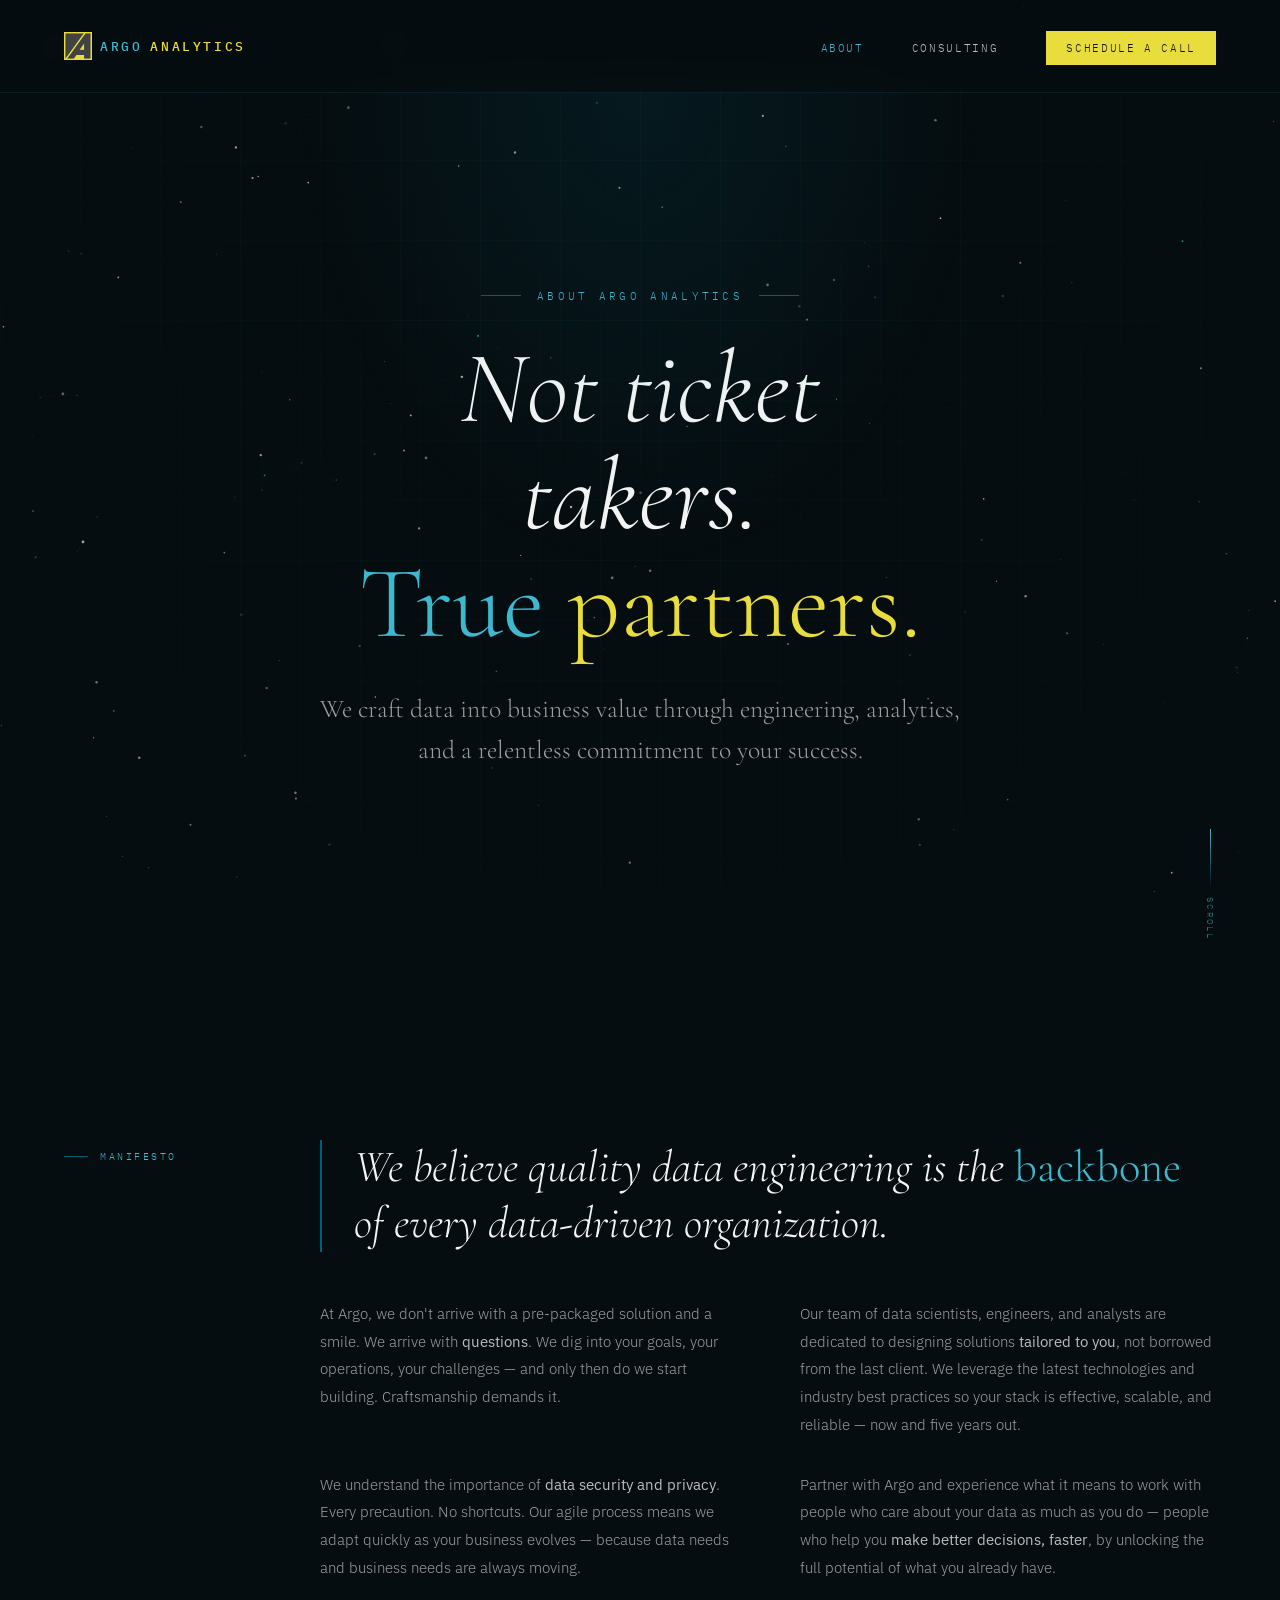
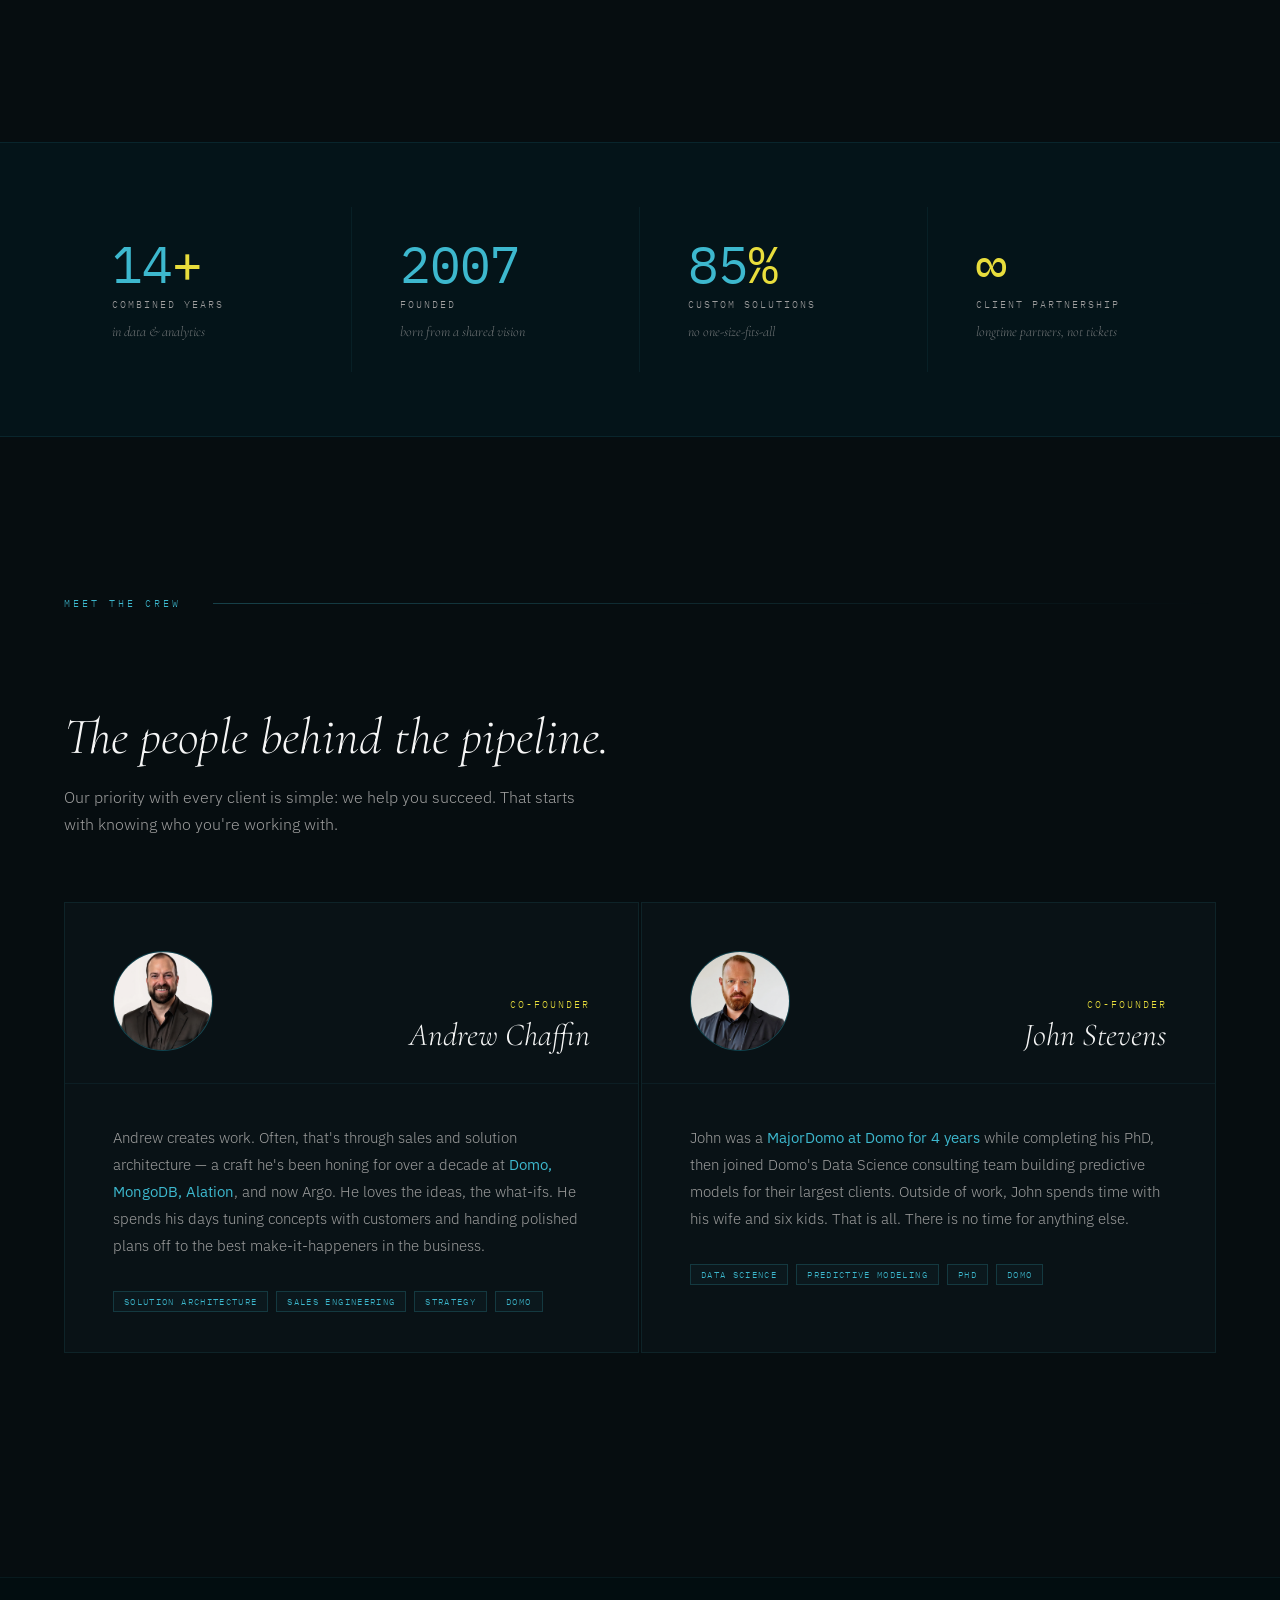
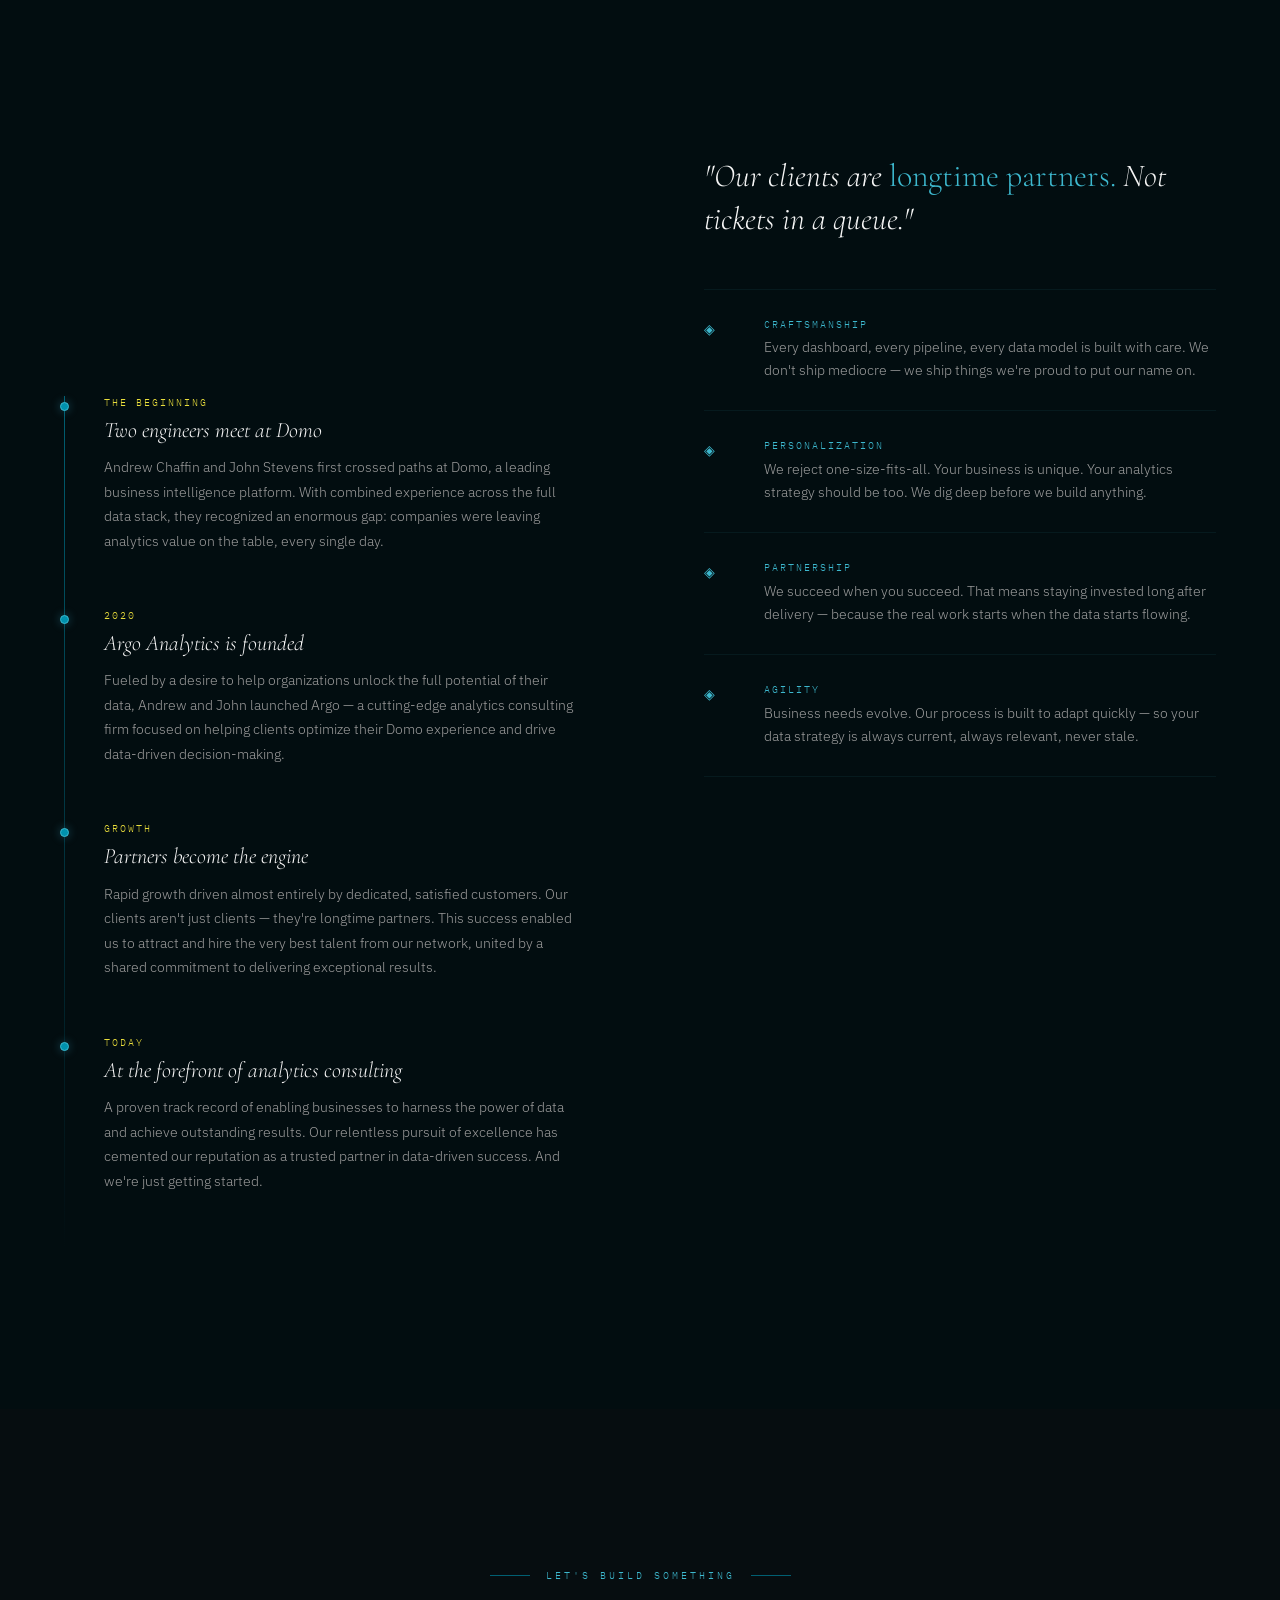
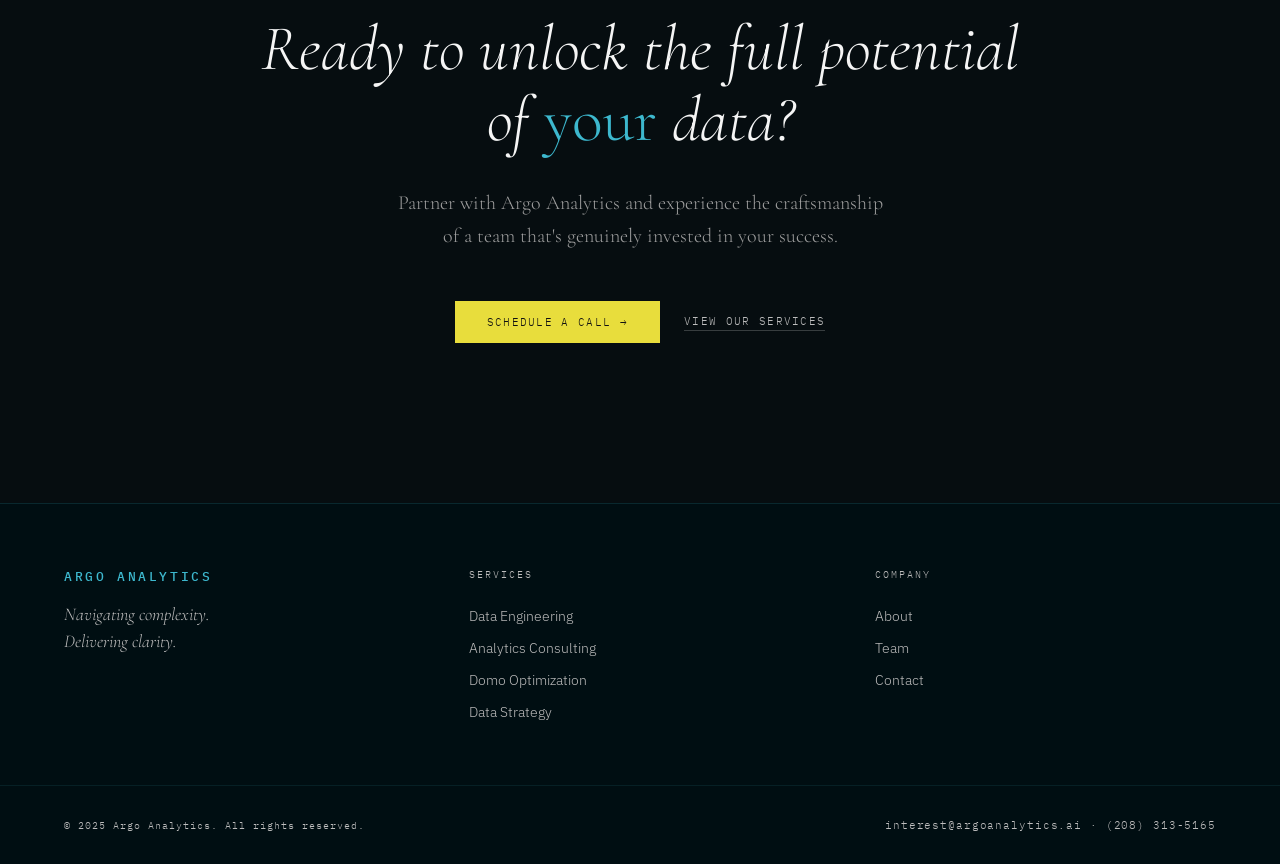
<file: argo-about.html>
<!DOCTYPE html>
<html lang="en">
<head>
<meta charset="UTF-8">
<meta name="viewport" content="width=device-width, initial-scale=1.0">
<title>Argo Analytics — About</title>
<link href="https://fonts.googleapis.com/css2?family=Cormorant+Garamond:ital,wght@0,300;0,400;0,600;1,300;1,400&family=IBM+Plex+Mono:wght@400;500&family=IBM+Plex+Sans:wght@300;400;500&display=swap" rel="stylesheet">
<style>
*, *::before, *::after { box-sizing: border-box; margin: 0; padding: 0; }

:root {
  --teal-400: #3DB8CE;
  --teal-500: #0091AD;
  --teal-700: #005F72;
  --teal-900: #002530;
  --teal-0: #000E12;
  --yellow-500: #E8DD3C;
  --yellow-600: #C9BC1A;
  --neutral-100: #F5F5F5;
  --neutral-300: #BDBDBD;
  --neutral-400: #9E9E9E;
  --neutral-600: #424242;
  --neutral-800: #1E1E1E;
  --neutral-900: #111111;
  --bg: #060D10;
  --font-serif: 'Cormorant Garamond', Georgia, serif;
  --font-sans: 'IBM Plex Sans', sans-serif;
  --font-mono: 'IBM Plex Mono', monospace;
}

html { scroll-behavior: smooth; }

body {
  background: var(--bg);
  color: var(--neutral-100);
  font-family: var(--font-sans);
  font-weight: 300;
  overflow-x: clip;
  min-height: 100vh;
  display: flex;
  flex-direction: column;
}

.star-canvas {
  position: fixed;
  inset: 0;
  z-index: 0;
  pointer-events: none;
}


/* Background grid overlay */
.hero::before {
  content: '';
  position: absolute;
  inset: 0;
  background-image:
    linear-gradient(rgba(61,184,206,0.04) 1px, transparent 1px),
    linear-gradient(90deg, rgba(61,184,206,0.04) 1px, transparent 1px);
  background-size: 80px 80px;
  mask-image: radial-gradient(ellipse 90% 100% at 50% 0%, black 0%, transparent 80%);
  pointer-events: none;
  z-index: 0;
}

/* Radial glow behind headline */
.hero::after {
  content: '';
  position: absolute;
  top: 0; left: 50%;
  transform: translateX(-50%);
  width: 700px;
  height: 500px;
  background: radial-gradient(ellipse at top, rgba(0,145,173,0.10) 0%, transparent 70%);
  pointer-events: none;
  z-index: 0;
}

/* NAV */
nav {
  position: fixed;
  top: 0; left: 0; right: 0;
  z-index: 100;
  display: flex;
  align-items: center;
  justify-content: space-between;
  padding: 2rem 4rem;
  border-bottom: 1px solid rgba(61,184,206,0.1);
  background: rgba(6,13,16,0.7);
  backdrop-filter: blur(12px);
}

.nav-toggle {
  display: none;
  background: none;
  border: none;
  cursor: pointer;
  padding: 0;
  z-index: 101;
}

.nav-toggle span {
  display: block;
  width: 24px;
  height: 2px;
  background: var(--neutral-100);
  margin: 5px 0;
  transition: 0.3s;
}

.nav-toggle.active span:nth-child(1) { transform: rotate(45deg) translate(10px, 10px); }
.nav-toggle.active span:nth-child(2) { opacity: 0; }
.nav-toggle.active span:nth-child(3) { transform: rotate(-45deg) translate(7px, -7px); }
.nav-logo {
  font-family: var(--font-mono);
  font-size: 13px;
  font-weight: 500;
  letter-spacing: 0.2em;
  text-transform: uppercase;
  color: var(--teal-400);
  text-decoration: none;
  display: flex;
  align-items: center;
  gap: 0.5rem;
}
.nav-logo img { height: 28px; width: auto; }
.nav-logo span { color: var(--yellow-500); }
.nav-links {
  display: flex;
  align-items: center;
  gap: 3rem;
  list-style: none;
}

.nav-links.open {
  position: absolute;
  top: 100%;
  left: 0;
  right: 0;
  flex-direction: column;
  gap: 0;
  background: rgba(6,13,16,0.95);
  backdrop-filter: blur(12px);
  border-bottom: 1px solid rgba(61,184,206,0.1);
  padding: 1rem 0;
  margin-top: 0;
}

.nav-links.open li {
  width: 100%;
}

.nav-links.open a {
  display: block;
  padding: 1rem 1.5rem;
  border-bottom: 1px solid rgba(61,184,206,0.05);
}
.nav-links a {
  font-family: var(--font-mono);
  font-size: 11px;
  letter-spacing: 0.15em;
  text-transform: uppercase;
  color: var(--neutral-300);
  text-decoration: none;
  transition: color 0.2s;
}
.nav-links a:hover { color: var(--neutral-100); }
.nav-links a.active { color: var(--teal-400); }
.nav-cta {
  font-family: var(--font-mono);
  font-size: 11px;
  letter-spacing: 0.12em;
  text-transform: uppercase;
  color: var(--neutral-900) !important;
  background: var(--yellow-500);
  padding: 10px 20px;
  text-decoration: none;
  transition: background 0.2s;
}
.nav-cta:hover { background: var(--yellow-600) !important; }

main {
  position: relative;
  z-index: 1;
  flex: 1;
  padding-top: 80px;
}

/* ── HERO ─────────────────────────────────────────────────────────────────── */
.hero {
  min-height: 100vh;
  display: flex;
  flex-direction: column;
  justify-content: center;
  align-items: center;
  padding: 5rem 4rem;
  position: relative;
  text-align: center;
  overflow: hidden;
}

.hero-bg-grid {
  position: absolute;
  inset: 0;
  background-image:
    linear-gradient(rgba(61,184,206,0.03) 1px, transparent 1px),
    linear-gradient(90deg, rgba(61,184,206,0.03) 1px, transparent 1px);
  background-size: 60px 60px;
  mask-image: radial-gradient(ellipse 80% 80% at 50% 50%, black 0%, transparent 100%);
  pointer-events: none;
}

.hero-eyebrow {
  font-family: var(--font-mono);
  font-size: 11px;
  letter-spacing: 0.3em;
  text-transform: uppercase;
  color: var(--teal-400);
  margin-bottom: 2rem;
  display: flex;
  align-items: center;
  gap: 1rem;
  opacity: 0;
  animation: fadeUp 0.8s ease 0.2s forwards;
}
.hero-eyebrow::before, .hero-eyebrow::after {
  content: '';
  display: block;
  width: 40px;
  height: 1px;
  background: var(--teal-700);
}

.hero-headline {
  font-family: var(--font-serif);
  font-size: clamp(52px, 8vw, 130px);
  font-weight: 300;
  font-style: italic;
  line-height: 1.05;
  color: var(--neutral-100);
  opacity: 0;
  animation: fadeUp 1s ease 0.4s forwards;
}
.hero-headline em {
  color: var(--teal-400);
  font-style: normal;
}
.hero-headline .yellow { color: var(--yellow-500); font-style: normal; }

.hero-sub {
  margin-top: 2rem;
  font-family: var(--font-serif);
  font-size: clamp(18px, 2vw, 26px);
  font-weight: 300;
  color: var(--neutral-400);
  line-height: 1.6;
  max-width: 640px;
  opacity: 0;
  animation: fadeUp 1s ease 0.7s forwards;
}

.hero-scroll {
  position: absolute;
  bottom: 2.5rem;
  right: 4rem;
  display: flex;
  flex-direction: column;
  align-items: center;
  gap: 8px;
  opacity: 0;
  animation: fadeUp 1s ease 1.2s forwards;
}
.hero-scroll-line {
  width: 1px;
  height: 60px;
  background: linear-gradient(to bottom, var(--teal-400), transparent);
  animation: scrollPulse 2s ease-in-out infinite;
}
.hero-scroll-label {
  font-family: var(--font-mono);
  font-size: 9px;
  letter-spacing: 0.25em;
  text-transform: uppercase;
  color: var(--teal-400);
  opacity: 0.6;
  writing-mode: vertical-rl;
}

/* ── MANIFESTO SECTION ────────────────────────────────────────────────────── */
.manifesto {
  position: relative;
  z-index: 2;
  padding: 10rem 4rem;
  display: flex;
  align-items: flex-start;
  gap: 6rem;
  max-width: 1400px;
  margin: 0 auto;
}

.manifesto-label {
  flex-shrink: 0;
  width: 160px;
  padding-top: 0.6rem;
}
.manifesto-label span {
  font-family: var(--font-mono);
  font-size: 10px;
  letter-spacing: 0.25em;
  text-transform: uppercase;
  color: var(--teal-400);
  display: flex;
  align-items: center;
  gap: 0.75rem;
}
.manifesto-label span::before {
  content: '';
  display: block;
  width: 24px;
  height: 1px;
  background: var(--teal-700);
}

.manifesto-content {
  flex: 1;
}

.manifesto-pull {
  font-family: var(--font-serif);
  font-size: clamp(28px, 3.5vw, 52px);
  font-weight: 300;
  font-style: italic;
  color: var(--neutral-100);
  line-height: 1.25;
  margin-bottom: 3rem;
  border-left: 2px solid var(--teal-700);
  padding-left: 2rem;
}
.manifesto-pull em { color: var(--teal-400); font-style: normal; }

.manifesto-paras {
  display: grid;
  grid-template-columns: 1fr 1fr;
  gap: 2rem 4rem;
}

.manifesto-p {
  font-family: var(--font-sans);
  font-size: 15px;
  font-weight: 300;
  color: var(--neutral-400);
  line-height: 1.85;
}
.manifesto-p strong {
  color: var(--neutral-300);
  font-weight: 400;
}

/* ── STATS BAND ───────────────────────────────────────────────────────────── */
.stats-band {
  position: relative;
  z-index: 2;
  border-top: 1px solid rgba(61,184,206,0.1);
  border-bottom: 1px solid rgba(61,184,206,0.1);
  padding: 4rem;
  display: grid;
  grid-template-columns: repeat(4, 1fr);
  gap: 0;
  background: rgba(0,37,48,0.3);
}

.stat-item {
  padding: 2rem 3rem;
  border-right: 1px solid rgba(61,184,206,0.08);
  display: flex;
  flex-direction: column;
  gap: 0.5rem;
}
.stat-item:last-child { border-right: none; }

.stat-num {
  font-family: var(--font-mono);
  font-size: clamp(36px, 4vw, 60px);
  font-weight: 400;
  color: var(--teal-400);
  line-height: 1;
  letter-spacing: -0.02em;
}
.stat-num span { color: var(--yellow-500); }

.stat-label {
  font-family: var(--font-mono);
  font-size: 10px;
  letter-spacing: 0.2em;
  text-transform: uppercase;
  color: var(--neutral-400);
}

.stat-sub {
  font-family: var(--font-serif);
  font-size: 14px;
  font-style: italic;
  color: var(--neutral-400);
  opacity: 0.7;
  margin-top: 0.25rem;
}

/* ── TEAM SECTION ─────────────────────────────────────────────────────────── */
.team-section {
  position: relative;
  z-index: 2;
  padding: 10rem 4rem;
  max-width: 1400px;
  margin: 0 auto;
}

.section-header {
  display: flex;
  align-items: center;
  gap: 2rem;
  margin-bottom: 6rem;
}
.section-eyebrow {
  font-family: var(--font-mono);
  font-size: 10px;
  letter-spacing: 0.3em;
  text-transform: uppercase;
  color: var(--teal-400);
  white-space: nowrap;
}
.section-line {
  flex: 1;
  height: 1px;
  background: linear-gradient(to right, rgba(61,184,206,0.3), transparent);
}
.section-heading {
  font-family: var(--font-serif);
  font-size: clamp(36px, 4vw, 64px);
  font-weight: 300;
  font-style: italic;
  color: var(--neutral-100);
  margin-bottom: 1rem;
}
.section-sub {
  font-family: var(--font-sans);
  font-size: 16px;
  font-weight: 300;
  color: var(--neutral-400);
  max-width: 520px;
  line-height: 1.7;
}

/* FOUNDER CARDS */
.founders-grid {
  display: grid;
  grid-template-columns: 1fr 1fr;
  gap: 2px;
  margin-bottom: 4rem;
}

.founder-card {
  position: relative;
  background: rgba(10,20,24,0.8);
  border: 1px solid rgba(61,184,206,0.1);
  overflow: hidden;
  cursor: default;
  transition: border-color 0.4s;
}
.founder-card:hover {
  border-color: rgba(61,184,206,0.35);
}
.founder-card::before {
  content: '';
  position: absolute;
  inset: 0;
  background: radial-gradient(ellipse 60% 50% at 50% 0%, rgba(61,184,206,0.04) 0%, transparent 70%);
  opacity: 0;
  transition: opacity 0.4s;
}
.founder-card:hover::before { opacity: 1; }

.founder-top {
  display: flex;
  align-items: flex-end;
  justify-content: space-between;
  padding: 3rem 3rem 2rem;
  border-bottom: 1px solid rgba(61,184,206,0.07);
}

.founder-avatar {
  width: 100px;
  height: 100px;
  border-radius: 50%;
  background: linear-gradient(135deg, var(--teal-900) 0%, rgba(61,184,206,0.15) 100%);
  border: 1px solid rgba(61,184,206,0.2);
  display: flex;
  align-items: center;
  justify-content: center;
  overflow: hidden;
  flex-shrink: 0;
  position: relative;
}
.founder-avatar img {
  width: 100%;
  height: 100%;
  object-fit: cover;
  object-position: center top;
}

.founder-avatar-inner {
  width: 100%;
  height: 100%;
  display: flex;
  align-items: center;
  justify-content: center;
  font-family: var(--font-mono);
  font-size: 28px;
  font-weight: 400;
  color: var(--teal-400);
  letter-spacing: -0.02em;
}
/* Photo placeholder ring animation */
.founder-avatar::after {
  content: '';
  position: absolute;
  inset: -3px;
  border-radius: 50%;
  border: 1px solid transparent;
  background: linear-gradient(135deg, var(--teal-400), var(--yellow-500)) border-box;
  mask: linear-gradient(#fff 0 0) padding-box, linear-gradient(#fff 0 0);
  mask-composite: xor;
  opacity: 0;
  transition: opacity 0.4s;
}
.founder-card:hover .founder-avatar::after { opacity: 0.6; }

.founder-meta {
  text-align: right;
}
.founder-role {
  font-family: var(--font-mono);
  font-size: 10px;
  letter-spacing: 0.2em;
  text-transform: uppercase;
  color: var(--yellow-500);
  margin-bottom: 0.5rem;
}
.founder-name {
  font-family: var(--font-serif);
  font-size: 32px;
  font-weight: 300;
  font-style: italic;
  color: var(--neutral-100);
  line-height: 1;
}

.founder-body {
  padding: 2.5rem 3rem;
}
.founder-bio {
  font-family: var(--font-sans);
  font-size: 15px;
  font-weight: 300;
  color: var(--neutral-400);
  line-height: 1.8;
  margin-bottom: 2rem;
}
.founder-bio strong {
  color: var(--teal-400);
  font-weight: 400;
}

.founder-tags {
  display: flex;
  flex-wrap: wrap;
  gap: 0.5rem;
}
.founder-tag {
  font-family: var(--font-mono);
  font-size: 9px;
  letter-spacing: 0.15em;
  text-transform: uppercase;
  color: var(--teal-400);
  border: 1px solid rgba(61,184,206,0.2);
  padding: 4px 10px;
  background: rgba(61,184,206,0.04);
}

/* Photo note */
.photo-placeholder-note {
  font-family: var(--font-mono);
  font-size: 9px;
  letter-spacing: 0.1em;
  color: rgba(61,184,206,0.3);
  text-align: center;
  margin-top: 0.5rem;
  font-style: italic;
}

/* ── ORIGIN STORY SECTION ─────────────────────────────────────────────────── */
.origin-section {
  position: relative;
  z-index: 2;
  padding: 10rem 4rem;
  background: rgba(0,14,18,0.6);
  border-top: 1px solid rgba(61,184,206,0.08);
}

.origin-inner {
  max-width: 1400px;
  margin: 0 auto;
  display: grid;
  grid-template-columns: 1fr 1fr;
  gap: 8rem;
  align-items: start;
}

.origin-left {}

.origin-timeline {
  margin-top: 4rem;
  position: relative;
}
.origin-timeline::before {
  content: '';
  position: absolute;
  left: 0;
  top: 0;
  bottom: 0;
  width: 1px;
  background: linear-gradient(to bottom, var(--teal-700), transparent);
}

.timeline-item {
  padding: 0 0 3.5rem 2.5rem;
  position: relative;
  opacity: 0;
  transform: translateX(-12px);
  transition: opacity 0.7s ease, transform 0.7s ease;
}
.timeline-item.visible {
  opacity: 1;
  transform: translateX(0);
}
.timeline-item::before {
  content: '';
  position: absolute;
  left: -4px;
  top: 6px;
  width: 9px;
  height: 9px;
  border-radius: 50%;
  background: var(--teal-500);
  border: 1px solid var(--teal-400);
  box-shadow: 0 0 10px rgba(61,184,206,0.4);
}

.timeline-year {
  font-family: var(--font-mono);
  font-size: 10px;
  letter-spacing: 0.2em;
  color: var(--yellow-500);
  text-transform: uppercase;
  margin-bottom: 0.5rem;
}
.timeline-heading {
  font-family: var(--font-serif);
  font-size: 22px;
  font-weight: 300;
  font-style: italic;
  color: var(--neutral-100);
  margin-bottom: 0.75rem;
  line-height: 1.2;
}
.timeline-body {
  font-family: var(--font-sans);
  font-size: 14px;
  font-weight: 300;
  color: var(--neutral-400);
  line-height: 1.75;
}

.origin-right {
  padding-top: 1rem;
}

.origin-quote-block {
  position: sticky;
  top: 160px;
}

.origin-pull {
  font-family: var(--font-serif);
  font-size: clamp(24px, 2.5vw, 38px);
  font-weight: 300;
  font-style: italic;
  color: var(--neutral-100);
  line-height: 1.35;
  margin-bottom: 3rem;
}
.origin-pull em { color: var(--teal-400); font-style: normal; }

.origin-values {
  display: flex;
  flex-direction: column;
  gap: 0;
}

.value-item {
  padding: 1.75rem 0;
  border-bottom: 1px solid rgba(61,184,206,0.08);
  display: grid;
  grid-template-columns: 2.5rem 1fr;
  gap: 1.25rem;
  align-items: start;
  cursor: default;
  transition: background 0.2s;
}
.value-item:first-child { border-top: 1px solid rgba(61,184,206,0.08); }

.value-icon {
  font-family: var(--font-mono);
  font-size: 14px;
  color: var(--teal-400);
  padding-top: 2px;
}

.value-label {
  font-family: var(--font-mono);
  font-size: 10px;
  letter-spacing: 0.2em;
  text-transform: uppercase;
  color: var(--teal-400);
  margin-bottom: 0.35rem;
}
.value-desc {
  font-family: var(--font-sans);
  font-size: 14px;
  font-weight: 300;
  color: var(--neutral-400);
  line-height: 1.65;
}

/* ── CTA SECTION ──────────────────────────────────────────────────────────── */
.about-cta {
  position: relative;
  z-index: 2;
  padding: 10rem 4rem;
  text-align: center;
  display: flex;
  flex-direction: column;
  align-items: center;
  gap: 2rem;
}

.cta-eyebrow {
  font-family: var(--font-mono);
  font-size: 10px;
  letter-spacing: 0.3em;
  text-transform: uppercase;
  color: var(--teal-400);
  display: flex;
  align-items: center;
  gap: 1rem;
}
.cta-eyebrow::before, .cta-eyebrow::after {
  content: '';
  display: block;
  width: 40px;
  height: 1px;
  background: var(--teal-700);
}

.cta-heading {
  font-family: var(--font-serif);
  font-size: clamp(36px, 5vw, 80px);
  font-weight: 300;
  font-style: italic;
  color: var(--neutral-100);
  line-height: 1.1;
  max-width: 800px;
}
.cta-heading em { color: var(--teal-400); font-style: normal; }

.cta-body {
  font-family: var(--font-serif);
  font-size: 20px;
  font-weight: 300;
  color: var(--neutral-400);
  max-width: 500px;
  line-height: 1.65;
}

.cta-btns {
  display: flex;
  gap: 1.5rem;
  align-items: center;
  margin-top: 1rem;
}

.btn-primary {
  font-family: var(--font-mono);
  font-size: 11px;
  letter-spacing: 0.12em;
  text-transform: uppercase;
  background: var(--yellow-500);
  color: var(--neutral-900);
  padding: 14px 32px;
  text-decoration: none;
  display: inline-block;
  transition: background 0.2s;
}
.btn-primary:hover { background: var(--yellow-600); }

.btn-ghost {
  font-family: var(--font-mono);
  font-size: 11px;
  letter-spacing: 0.12em;
  text-transform: uppercase;
  color: var(--neutral-300);
  text-decoration: none;
  border-bottom: 1px solid rgba(255,255,255,0.2);
  padding-bottom: 2px;
  transition: color 0.2s, border-color 0.2s;
}
.btn-ghost:hover { color: var(--neutral-100); border-color: rgba(255,255,255,0.6); }

/* ── FOOTER ───────────────────────────────────────────────────────────────── */
footer {
  position: relative;
  z-index: 1;
  background: #000E12;
  border-top: 1px solid rgba(61,184,206,0.15);
  padding: 4rem;
  display: grid;
  grid-template-columns: 1fr 1fr 1fr;
  gap: 4rem;
}
.footer-brand {
  font-family: var(--font-mono);
  font-size: 13px;
  font-weight: 500;
  letter-spacing: 0.2em;
  text-transform: uppercase;
  color: var(--teal-400);
  margin-bottom: 1rem;
}
.footer-tagline {
  font-family: var(--font-serif);
  font-size: 18px;
  font-style: italic;
  color: var(--neutral-300);
  line-height: 1.5;
}
.footer-col-label {
  font-family: var(--font-mono);
  font-size: 10px;
  letter-spacing: 0.2em;
  text-transform: uppercase;
  color: var(--neutral-300);
  margin-bottom: 1.5rem;
}
.footer-links {
  list-style: none;
  display: flex;
  flex-direction: column;
  gap: 0.75rem;
}
.footer-links a {
  font-family: var(--font-sans);
  font-size: 14px;
  color: var(--neutral-300);
  text-decoration: none;
  transition: color 0.2s;
}
.footer-links a:hover { color: var(--neutral-100); }
.footer-bottom {
  position: relative;
  z-index: 1;
  background: #000E12;
  border-top: 1px solid rgba(61,184,206,0.1);
  padding: 2rem 4rem;
  display: flex;
  justify-content: space-between;
  align-items: center;
}
.footer-copy {
  font-family: var(--font-mono);
  font-size: 10px;
  letter-spacing: 0.1em;
  color: var(--neutral-300);
}
.footer-contact {
  font-family: var(--font-mono);
  font-size: 11px;
  color: var(--neutral-300);
  letter-spacing: 0.08em;
}

/* ── ANIMATIONS ───────────────────────────────────────────────────────────── */
@keyframes fadeUp {
  from { opacity: 0; transform: translateY(20px); }
  to   { opacity: 1; transform: translateY(0); }
}

@keyframes scrollPulse {
  0%, 100% { opacity: 0.3; }
  50% { opacity: 1; }
}

/* scroll-reveal utility */
.reveal {
  opacity: 0;
  transform: translateY(24px);
  transition: opacity 0.8s ease, transform 0.8s ease;
}
.reveal.visible {
  opacity: 1;
  transform: translateY(0);
}
.reveal-delay-1 { transition-delay: 0.1s; }
.reveal-delay-2 { transition-delay: 0.2s; }
.reveal-delay-3 { transition-delay: 0.35s; }

/* TERMINAL CURSOR blink */
@keyframes blink {
  0%, 100% { opacity: 1; }
  50% { opacity: 0; }
}
.cursor-blink {
  display: inline-block;
  width: 2px;
  height: 1em;
  background: var(--teal-400);
  vertical-align: middle;
  margin-left: 4px;
  animation: blink 1.1s step-end infinite;
}

/* Photo placeholder styling */
.photo-ph {
  width: 100%;
  height: 100%;
  display: flex;
  align-items: center;
  justify-content: center;
  flex-direction: column;
  gap: 6px;
  background: linear-gradient(135deg, rgba(0,37,48,0.8) 0%, rgba(0,14,18,0.9) 100%);
}
.photo-ph-initials {
  font-family: var(--font-mono);
  font-size: 26px;
  font-weight: 400;
  color: var(--teal-400);
  letter-spacing: 0.05em;
}
.photo-ph-label {
  font-family: var(--font-mono);
  font-size: 7px;
  letter-spacing: 0.18em;
  text-transform: uppercase;
  color: rgba(61,184,206,0.35);
}

/* ============================================================
   RESPONSIVE — small screens only. The desktop layout above is
   left completely untouched; everything here lives inside
   max-width media queries (tablet ≤1024px, mobile ≤768px).
   ============================================================ */

/* ── TABLET (≤1024px) ─────────────────────────────────────── */
@media (max-width: 1024px) {
  nav { padding: 1.5rem 2rem; }
  .nav-links { gap: 1.5rem; }

  footer { padding: 3rem 2rem; gap: 2.5rem; }
  .footer-bottom { padding: 1.5rem 2rem; }

  .hero { padding: 4rem 2rem; }

  /* tighten the large section gutters */
  .manifesto { padding: 6rem 2rem; gap: 3rem; }
  .manifesto-paras { gap: 2rem 2.5rem; }
  .stats-band { padding: 2.5rem; }
  .stat-item { padding: 1.5rem 2rem; }
  .team-section { padding: 6rem 2rem; }
  .section-header { margin-bottom: 4rem; }
  .origin-section { padding: 6rem 2rem; }
  .origin-inner { gap: 4rem; }
  .about-cta { padding: 6rem 2rem; }
  .founder-top { padding: 2.5rem 2.5rem 1.75rem; }
  .founder-body { padding: 2rem 2.5rem; }

  /* 4-col stat band → 2-col */
  .stats-band { grid-template-columns: 1fr 1fr; }
  .stat-item:nth-child(2) { border-right: none; }
}

/* ── MOBILE (≤768px) ──────────────────────────────────────── */
@media (max-width: 768px) {
  /* NAV — hamburger menu for mobile */
  nav { padding: 1rem 1.25rem; flex-wrap: wrap; }
  .nav-logo { font-size: 11px; }
  .nav-logo img { height: 24px; }
  .nav-logo span { display: none; }
  .nav-toggle { display: block; }
  .nav-links { position: static; flex-direction: row; gap: 0.85rem; background: none; border: none; padding: 0; }
  .nav-links.open { position: absolute; }
  .nav-links a { font-size: 9px; letter-spacing: 0.05em; }
  .nav-cta { padding: 8px 12px; font-size: 9px; letter-spacing: 0.03em; }

  main { padding-top: 52px; }

  /* HERO — headline uses clamp() with vw, so it already scales; left alone */
  .hero { padding: 4.5rem 1.5rem 3rem; min-height: auto; }
  .hero-scroll { display: none; }

  /* MANIFESTO — stack label above content, single-column paragraphs */
  .manifesto { flex-direction: column; padding: 4rem 1.5rem; gap: 2rem; }
  .manifesto-label { width: 100%; padding-top: 0; }
  .manifesto-pull { padding-left: 1.25rem; margin-bottom: 2rem; }
  .manifesto-paras { grid-template-columns: 1fr; gap: 1.5rem; }

  /* STATS BAND — single column, drop side borders, use bottom dividers */
  .stats-band { grid-template-columns: 1fr; padding: 1.5rem; }
  .stat-item {
    padding: 1.75rem 0.5rem;
    border-right: none;
    border-bottom: 1px solid rgba(61,184,206,0.08);
  }
  .stat-item:last-child { border-bottom: none; }

  /* TEAM */
  .team-section { padding: 4rem 1.5rem; }
  .section-header { gap: 1rem; margin-bottom: 3rem; }
  .founders-grid { grid-template-columns: 1fr; margin-bottom: 3rem; }
  .founder-top { flex-direction: column; align-items: flex-start; gap: 1.25rem; padding: 2rem 1.5rem 1.5rem; }
  .founder-meta { text-align: left; }
  .founder-body { padding: 1.75rem 1.5rem; }

  /* ORIGIN — single column, release the sticky quote block */
  .origin-section { padding: 4rem 1.5rem; }
  .origin-inner { grid-template-columns: 1fr; gap: 3rem; }
  .origin-right { padding-top: 0; }
  .origin-quote-block { position: static; top: auto; }
  .origin-timeline { margin-top: 2.5rem; }
  .timeline-item { padding: 0 0 2.5rem 2rem; }

  /* CTA */
  .about-cta { padding: 4rem 1.5rem; }
  .cta-btns { flex-direction: column; gap: 1rem; align-items: stretch; text-align: center; }

  /* FOOTER */
  footer { grid-template-columns: 1fr; gap: 2rem; padding: 3rem 1.5rem; }
  .footer-bottom { flex-direction: column; align-items: flex-start; gap: 0.75rem; padding: 1.5rem; }

  /* Ensure scroll-revealed content is visible on mobile (override dimming) */
  .reveal, .timeline-item {
    opacity: 1 !important;
    transform: none !important;
  }
}
</style>
</head>
<body>

<canvas class="star-canvas" id="stars"></canvas>

<nav>
  <a href="index.html" class="nav-logo"><img src="assets/argo.png" alt="Argo logo">Argo <span>Analytics</span></a>
  <button class="nav-toggle" id="navToggle" aria-label="Toggle menu">
    <span></span>
    <span></span>
    <span></span>
  </button>
  <ul class="nav-links" id="navLinks">
    <li><a href="argo-about.html" class="active">About</a></li>
    <li><a href="argo-consulting.html">Consulting</a></li>
    <li><a href="argo-schedule.html" class="nav-cta">Schedule a Call</a></li>
  </ul>
</nav>

<main>

  <!-- HERO -->
  <section class="hero">
    <div class="hero-bg-grid"></div>

    <div class="hero-eyebrow">About Argo Analytics</div>

    <h1 class="hero-headline">
      Not ticket<br>
      takers.<br>
      <em>True</em> <span class="yellow">partners.</span>
    </h1>

    <p class="hero-sub">
      We craft data into business value through engineering, analytics,
      and a relentless commitment to your success.
    </p>

    <div class="hero-scroll">
      <div class="hero-scroll-line"></div>
      <span class="hero-scroll-label">Scroll</span>
    </div>
  </section>

  <!-- MANIFESTO -->
  <section class="manifesto">
    <div class="manifesto-label reveal">
      <span>Manifesto</span>
    </div>
    <div class="manifesto-content">
      <p class="manifesto-pull reveal reveal-delay-1">
        We believe quality data engineering is the <em>backbone</em>
        of every data-driven organization.
      </p>
      <div class="manifesto-paras">
        <p class="manifesto-p reveal reveal-delay-1">
          At Argo, we don't arrive with a pre-packaged solution and
          a smile. We arrive with <strong>questions</strong>. We dig into your
          goals, your operations, your challenges — and only then do
          we start building. Craftsmanship demands it.
        </p>
        <p class="manifesto-p reveal reveal-delay-2">
          Our team of data scientists, engineers, and analysts are
          dedicated to designing solutions <strong>tailored to you</strong>,
          not borrowed from the last client. We leverage the latest
          technologies and industry best practices so your stack is
          effective, scalable, and reliable — now and five years out.
        </p>
        <p class="manifesto-p reveal reveal-delay-2">
          We understand the importance of <strong>data security and
          privacy</strong>. Every precaution. No shortcuts. Our agile
          process means we adapt quickly as your business evolves —
          because data needs and business needs are always moving.
        </p>
        <p class="manifesto-p reveal reveal-delay-3">
          Partner with Argo and experience what it means to work
          with people who care about your data as much as you do —
          people who help you <strong>make better decisions, faster</strong>,
          by unlocking the full potential of what you already have.
        </p>
      </div>
    </div>
  </section>

  <!-- STATS BAND -->
  <div class="stats-band">
    <div class="stat-item reveal">
      <div class="stat-num">20<span>+</span></div>
      <div class="stat-label">Combined Years</div>
      <div class="stat-sub">in data & analytics</div>
    </div>
    <div class="stat-item reveal reveal-delay-1">
      <div class="stat-num">2020</div>
      <div class="stat-label">Founded</div>
      <div class="stat-sub">born from a shared vision</div>
    </div>
    <div class="stat-item reveal reveal-delay-2">
      <div class="stat-num">100<span>%</span></div>
      <div class="stat-label">Custom solutions</div>
      <div class="stat-sub">no one-size-fits-all</div>
    </div>
    <div class="stat-item reveal reveal-delay-3">
      <div class="stat-num"><span>∞</span></div>
      <div class="stat-label">Client Partnership</div>
      <div class="stat-sub">longtime partners, not tickets</div>
    </div>
  </div>

  <!-- TEAM -->
  <section class="team-section">
    <div class="section-header reveal">
      <span class="section-eyebrow">Meet the crew</span>
      <div class="section-line"></div>
    </div>

    <h2 class="section-heading reveal">The people behind the pipeline.</h2>
    <p class="section-sub reveal reveal-delay-1" style="margin-bottom: 4rem;">
      Our priority with every client is simple: we help you succeed.
      That starts with knowing who you're working with.
    </p>

    <div class="founders-grid">

      <!-- ANDREW -->
      <div class="founder-card reveal">
        <div class="founder-top">
          <div class="founder-avatar">
            <img src="assets/andrew.png" alt="Andrew Chaffin">
          </div>
          <div class="founder-meta">
            <div class="founder-role">Co-Founder</div>
            <div class="founder-name">Andrew Chaffin</div>
          </div>
        </div>
        <div class="founder-body">
          <p class="founder-bio">
            Andrew creates work. Often, that's through sales and solution
            architecture — a craft he's been honing for over a decade at
            <strong>Domo, MongoDB, Alation</strong>, and now Argo.
            He loves the ideas, the what-ifs. He spends his days tuning
            concepts with customers and handing polished plans off to the
            best make-it-happeners in the business.
          </p>
          <div class="founder-tags">
            <span class="founder-tag">Solution Architecture</span>
            <span class="founder-tag">Sales Engineering</span>
            <span class="founder-tag">Strategy</span>
            <span class="founder-tag">Domo</span>
          </div>
        </div>
      </div>

      <!-- JOHN -->
      <div class="founder-card reveal reveal-delay-1">
        <div class="founder-top">
          <div class="founder-avatar">
            <img src="assets/john.png" alt="John Stevens">
          </div>
          <div class="founder-meta">
            <div class="founder-role">Co-Founder</div>
            <div class="founder-name">John Stevens</div>
          </div>
        </div>
        <div class="founder-body">
          <p class="founder-bio">
            John was a <strong>MajorDomo at Domo for 4 years</strong>
            while completing his PhD, then joined Domo's Data Science
            consulting team building predictive models for their largest
            clients. Outside of work, John spends time with his wife and
            six kids. That is all. There is no time for anything else.
          </p>
          <div class="founder-tags">
            <span class="founder-tag">Data Science</span>
            <span class="founder-tag">Predictive Modeling</span>
            <span class="founder-tag">PhD</span>
            <span class="founder-tag">Domo</span>
          </div>
        </div>
      </div>

    </div>
  </section>

  <!-- ORIGIN / HISTORY -->
  <section class="origin-section">
    <div class="origin-inner">

      <div class="origin-left">
        <div class="section-header reveal" style="margin-bottom: 3rem;">
          <span class="section-eyebrow">Our history</span>
          <div class="section-line"></div>
        </div>
        <h2 class="section-heading reveal" style="margin-bottom: 1rem;">
          Born from a shared vision.
        </h2>
        <p class="section-sub reveal reveal-delay-1" style="margin-bottom: 0;">
          Argo was founded on the belief that companies deserve analytics
          partners who are as invested in outcomes as they are.
        </p>

        <div class="origin-timeline">
          <div class="timeline-item">
            <div class="timeline-year">The Beginning</div>
            <div class="timeline-heading">Two engineers meet at Domo</div>
            <div class="timeline-body">
              Andrew Chaffin and John Stevens first crossed paths at Domo,
              a leading business intelligence platform. With combined
              experience across the full data stack, they recognized an
              enormous gap: companies were leaving analytics value on the
              table, every single day.
            </div>
          </div>
          <div class="timeline-item">
            <div class="timeline-year">2020</div>
            <div class="timeline-heading">Argo Analytics is founded</div>
            <div class="timeline-body">
              Fueled by a desire to help organizations unlock the full
              potential of their data, Andrew and John launched Argo —
              a cutting-edge analytics consulting firm focused on helping
              clients optimize their Domo experience and drive
              data-driven decision-making.
            </div>
          </div>
          <div class="timeline-item">
            <div class="timeline-year">Growth</div>
            <div class="timeline-heading">Partners become the engine</div>
            <div class="timeline-body">
              Rapid growth driven almost entirely by dedicated, satisfied
              customers. Our clients aren't just clients — they're
              longtime partners. This success enabled us to attract and
              hire the very best talent from our network, united by a
              shared commitment to delivering exceptional results.
            </div>
          </div>
          <div class="timeline-item">
            <div class="timeline-year">Today</div>
            <div class="timeline-heading">At the forefront of analytics consulting</div>
            <div class="timeline-body">
              A proven track record of enabling businesses to harness
              the power of data and achieve outstanding results. Our
              relentless pursuit of excellence has cemented our
              reputation as a trusted partner in data-driven success.
              And we're just getting started.
            </div>
          </div>
        </div>
      </div>

      <div class="origin-right">
        <div class="origin-quote-block reveal">
          <p class="origin-pull">
            "Our clients are <em>longtime partners.</em> Not tickets in a queue."
          </p>

          <div class="origin-values">
            <div class="value-item">
              <div class="value-icon">◈</div>
              <div>
                <div class="value-label">Craftsmanship</div>
                <div class="value-desc">
                  Every dashboard, every pipeline, every data model
                  is built with care. We don't ship mediocre — we
                  ship things we're proud to put our name on.
                </div>
              </div>
            </div>
            <div class="value-item">
              <div class="value-icon">◈</div>
              <div>
                <div class="value-label">Personalization</div>
                <div class="value-desc">
                  We reject one-size-fits-all. Your business is
                  unique. Your analytics strategy should be too.
                  We dig deep before we build anything.
                </div>
              </div>
            </div>
            <div class="value-item">
              <div class="value-icon">◈</div>
              <div>
                <div class="value-label">Partnership</div>
                <div class="value-desc">
                  We succeed when you succeed. That means staying
                  invested long after delivery — because the real
                  work starts when the data starts flowing.
                </div>
              </div>
            </div>
            <div class="value-item">
              <div class="value-icon">◈</div>
              <div>
                <div class="value-label">Agility</div>
                <div class="value-desc">
                  Business needs evolve. Our process is built to
                  adapt quickly — so your data strategy is always
                  current, always relevant, never stale.
                </div>
              </div>
            </div>
          </div>
        </div>
      </div>

    </div>
  </section>

  <!-- CTA -->
  <section class="about-cta">
    <div class="cta-eyebrow">Let's build something</div>
    <h2 class="cta-heading reveal">
      Ready to unlock the full potential of <em>your</em> data?
    </h2>
    <p class="cta-body reveal reveal-delay-1">
      Partner with Argo Analytics and experience the craftsmanship
      of a team that's genuinely invested in your success.
    </p>
    <div class="cta-btns reveal reveal-delay-2">
      <a href="argo-schedule.html" class="btn-primary">Schedule a Call →</a>
      <a href="argo-consulting.html" class="btn-ghost">View our services</a>
    </div>
  </section>

</main>

<!-- FOOTER -->
<footer>
  <div>
    <div class="footer-brand">Argo Analytics</div>
    <p class="footer-tagline">Navigating complexity.<br>Delivering clarity.</p>
  </div>
  <div>
    <div class="footer-col-label">Services</div>
    <ul class="footer-links">
      <li><a href="argo-consulting.html">Data Engineering</a></li>
      <li><a href="argo-consulting.html">Analytics Consulting</a></li>
      <li><a href="argo-consulting.html">Domo Optimization</a></li>
      <li><a href="argo-consulting.html">Data Strategy</a></li>
    </ul>
  </div>
  <div>
    <div class="footer-col-label">Company</div>
    <ul class="footer-links">
      <li><a href="argo-about.html" class="active">About</a></li>
      <li><a href="argo-about.html">Team</a></li>
      <li><a href="#">Contact</a></li>
    </ul>
  </div>
</footer>
<div class="footer-bottom">
  <span class="footer-copy">© 2025 Argo Analytics. All rights reserved.</span>
  <span class="footer-contact">interest@argoanalytics.ai · (208) 313-5165</span>
</div>

<script>
// ── STARS + CURSOR CONSTELLATION (identical to homepage) ──────────────────────
const canvas = document.getElementById('stars');
const ctx = canvas.getContext('2d');
let W, H, stars = [], cursorStars = [];
let mouse = { x: -9999, y: -9999 };
let lastMouse = { x: -9999, y: -9999 };

const MAX_CURSOR_STARS = 60;
const CONNECT_DIST_BG  = 100;
const CONNECT_DIST_CUR = 160;

function resize() {
  W = canvas.width  = window.innerWidth;
  H = canvas.height = window.innerHeight;
}

function initStars() {
  stars = [];
  for (let i = 0; i < 180; i++) {
    stars.push({
      x: Math.random() * W,
      y: Math.random() * H,
      r: Math.random() * 1.2 + 0.2,
      alpha: Math.random() * 0.6 + 0.1,
      speed: Math.random() * 0.3 + 0.05,
      isTeal: Math.random() > 0.85
    });
  }
}

function spawnCursorStar(x, y) {
  const angle = Math.random() * Math.PI * 2;
  const speed = Math.random() * 0.8 + 0.2;
  cursorStars.push({
    x, y,
    vx: Math.cos(angle) * speed * 0.6,
    vy: Math.sin(angle) * speed * 0.6 - 0.3,
    r: Math.random() * 1.4 + 0.4,
    life: 1.0,
    decay: Math.random() * 0.008 + 0.004,
    isTeal: Math.random() > 0.5
  });
  if (cursorStars.length > MAX_CURSOR_STARS) cursorStars.shift();
}

window.addEventListener('mousemove', e => {
  mouse.x = e.clientX;
  mouse.y = e.clientY;
  const dx = mouse.x - lastMouse.x;
  const dy = mouse.y - lastMouse.y;
  const dist = Math.sqrt(dx*dx + dy*dy);
  if (dist > 8) {
    const count = Math.min(Math.floor(dist / 8), 4);
    for (let i = 0; i < count; i++) {
      const t = i / count;
      spawnCursorStar(
        lastMouse.x + dx * t + (Math.random() - 0.5) * 4,
        lastMouse.y + dy * t + (Math.random() - 0.5) * 4
      );
    }
    lastMouse.x = mouse.x;
    lastMouse.y = mouse.y;
  }
});

function drawLine(x1, y1, x2, y2, maxDist, baseAlpha, color) {
  const dx = x1 - x2, dy = y1 - y2;
  const dist = Math.sqrt(dx*dx + dy*dy);
  if (dist >= maxDist) return;
  const alpha = baseAlpha * (1 - dist / maxDist);
  ctx.strokeStyle = color.replace('ALPHA', alpha.toFixed(3));
  ctx.beginPath();
  ctx.moveTo(x1, y1);
  ctx.lineTo(x2, y2);
  ctx.stroke();
}

function drawStars() {
  ctx.clearRect(0, 0, W, H);

  for (const s of stars) {
    s.y -= s.speed;
    if (s.y < -2) { s.y = H + 2; s.x = Math.random() * W; }
    ctx.beginPath();
    ctx.arc(s.x, s.y, s.r, 0, Math.PI * 2);
    ctx.fillStyle = s.isTeal
      ? `rgba(61,184,206,${s.alpha})`
      : `rgba(245,245,245,${s.alpha})`;
    ctx.fill();
  }

  ctx.lineWidth = 0.5;
  for (let i = 0; i < stars.length; i++) {
    for (let j = i + 1; j < stars.length; j++) {
      drawLine(stars[i].x, stars[i].y, stars[j].x, stars[j].y,
        CONNECT_DIST_BG, 0.06, 'rgba(61,184,206,ALPHA)');
    }
  }

  for (let i = cursorStars.length - 1; i >= 0; i--) {
    const cs = cursorStars[i];
    cs.x += cs.vx; cs.y += cs.vy;
    cs.life -= cs.decay;
    if (cs.life <= 0) { cursorStars.splice(i, 1); continue; }
    const a = cs.life * (cs.isTeal ? 0.9 : 0.7);
    ctx.beginPath();
    ctx.arc(cs.x, cs.y, cs.r * cs.life, 0, Math.PI * 2);
    ctx.fillStyle = cs.isTeal ? `rgba(61,184,206,${a})` : `rgba(245,245,245,${a})`;
    ctx.fill();
  }

  ctx.lineWidth = 0.6;
  for (let i = 0; i < cursorStars.length; i++) {
    const cs = cursorStars[i];
    for (let j = i + 1; j < cursorStars.length; j++) {
      const cs2 = cursorStars[j];
      const la = Math.min(cs.life, cs2.life);
      drawLine(cs.x, cs.y, cs2.x, cs2.y, CONNECT_DIST_CUR * 0.7, 0.35 * la, 'rgba(61,184,206,ALPHA)');
    }
    for (const s of stars) {
      drawLine(cs.x, cs.y, s.x, s.y, CONNECT_DIST_CUR, 0.25 * cs.life, 'rgba(61,184,206,ALPHA)');
    }
  }

  if (mouse.x > 0) {
    const grad = ctx.createRadialGradient(mouse.x, mouse.y, 0, mouse.x, mouse.y, 80);
    grad.addColorStop(0, 'rgba(61,184,206,0.04)');
    grad.addColorStop(1, 'rgba(61,184,206,0)');
    ctx.fillStyle = grad;
    ctx.beginPath();
    ctx.arc(mouse.x, mouse.y, 80, 0, Math.PI * 2);
    ctx.fill();
  }

  requestAnimationFrame(drawStars);
}

resize();
initStars();
drawStars();
window.addEventListener('resize', () => { resize(); initStars(); });

// ── SCROLL REVEAL ─────────────────────────────────────────────────────────────
const revealEls = document.querySelectorAll('.reveal');
const timelineItems = document.querySelectorAll('.timeline-item');

const io = new IntersectionObserver((entries) => {
  entries.forEach(e => {
    if (e.isIntersecting) {
      e.target.classList.add('visible');
    }
  });
}, { threshold: 0.12 });

revealEls.forEach(el => io.observe(el));

// Timeline items staggered
const tio = new IntersectionObserver((entries) => {
  entries.forEach(e => {
    if (e.isIntersecting) {
      // stagger siblings
      const idx = [...timelineItems].indexOf(e.target);
      setTimeout(() => {
        e.target.classList.add('visible');
      }, idx * 150);
    }
  });
}, { threshold: 0.1 });

timelineItems.forEach(el => tio.observe(el));

// ── STAT COUNTER ANIMATION ───────────────────────────────────────────────────
function countUp(el, target, suffix, duration) {
  const start = performance.now();
  function step(now) {
    const p = Math.min((now - start) / duration, 1);
    const ease = 1 - Math.pow(1 - p, 3);
    const val = Math.round(ease * target);
    el.textContent = val + suffix;
    if (p < 1) requestAnimationFrame(step);
  }
  requestAnimationFrame(step);
}

// Observe stat band
const statBand = document.querySelector('.stats-band');
let statsDone = false;
const statObserver = new IntersectionObserver(entries => {
  if (entries[0].isIntersecting && !statsDone) {
    statsDone = true;
    // We only animate the text nums that are numbers
    const statNums = document.querySelectorAll('.stat-num');
    // 20+, 2020, 100%, ∞ — animate the first three
    setTimeout(() => {
      // stat 1: "20+"
      const s1 = statNums[0];
      let v = 0;
      const t1 = setInterval(() => {
        v++;
        s1.innerHTML = v + '<span>+</span>';
        if (v >= 20) clearInterval(t1);
      }, 60);
    }, 100);

    setTimeout(() => {
      // stat 2: "2020"
      const s2 = statNums[1];
      countUp({ textContent: '' }, 2020, '', 1600);
      const start2 = performance.now();
      function step2(now) {
        const p = Math.min((now - start2) / 1600, 1);
        const ease = 1 - Math.pow(1-p, 3);
        s2.textContent = Math.round(1900 + ease * 120);
        if (p < 1) requestAnimationFrame(step2);
      }
      requestAnimationFrame(step2);
    }, 200);

    setTimeout(() => {
      // stat 3: "100%"
      const s3 = statNums[2];
      const start3 = performance.now();
      function step3(now) {
        const p = Math.min((now - start3) / 1400, 1);
        const ease = 1 - Math.pow(1-p, 3);
        s3.innerHTML = Math.round(ease * 100) + '<span>%</span>';
        if (p < 1) requestAnimationFrame(step3);
      }
      requestAnimationFrame(step3);
    }, 350);
  }
}, { threshold: 0.3 });

if (statBand) statObserver.observe(statBand);

// ── MOBILE HAMBURGER MENU ────────────────────────────────────────────────────
const navToggle = document.getElementById('navToggle');
const navLinks = document.getElementById('navLinks');

if (navToggle) {
  navToggle.addEventListener('click', () => {
    navToggle.classList.toggle('active');
    navLinks.classList.toggle('open');
  });

  // Close menu when a link is clicked
  navLinks.querySelectorAll('a').forEach(link => {
    link.addEventListener('click', () => {
      navToggle.classList.remove('active');
      navLinks.classList.remove('open');
    });
  });

  // Close menu when clicking outside
  document.addEventListener('click', (e) => {
    if (!e.target.closest('nav')) {
      navToggle.classList.remove('active');
      navLinks.classList.remove('open');
    }
  });
}
</script>
</body>
</html>
</file>
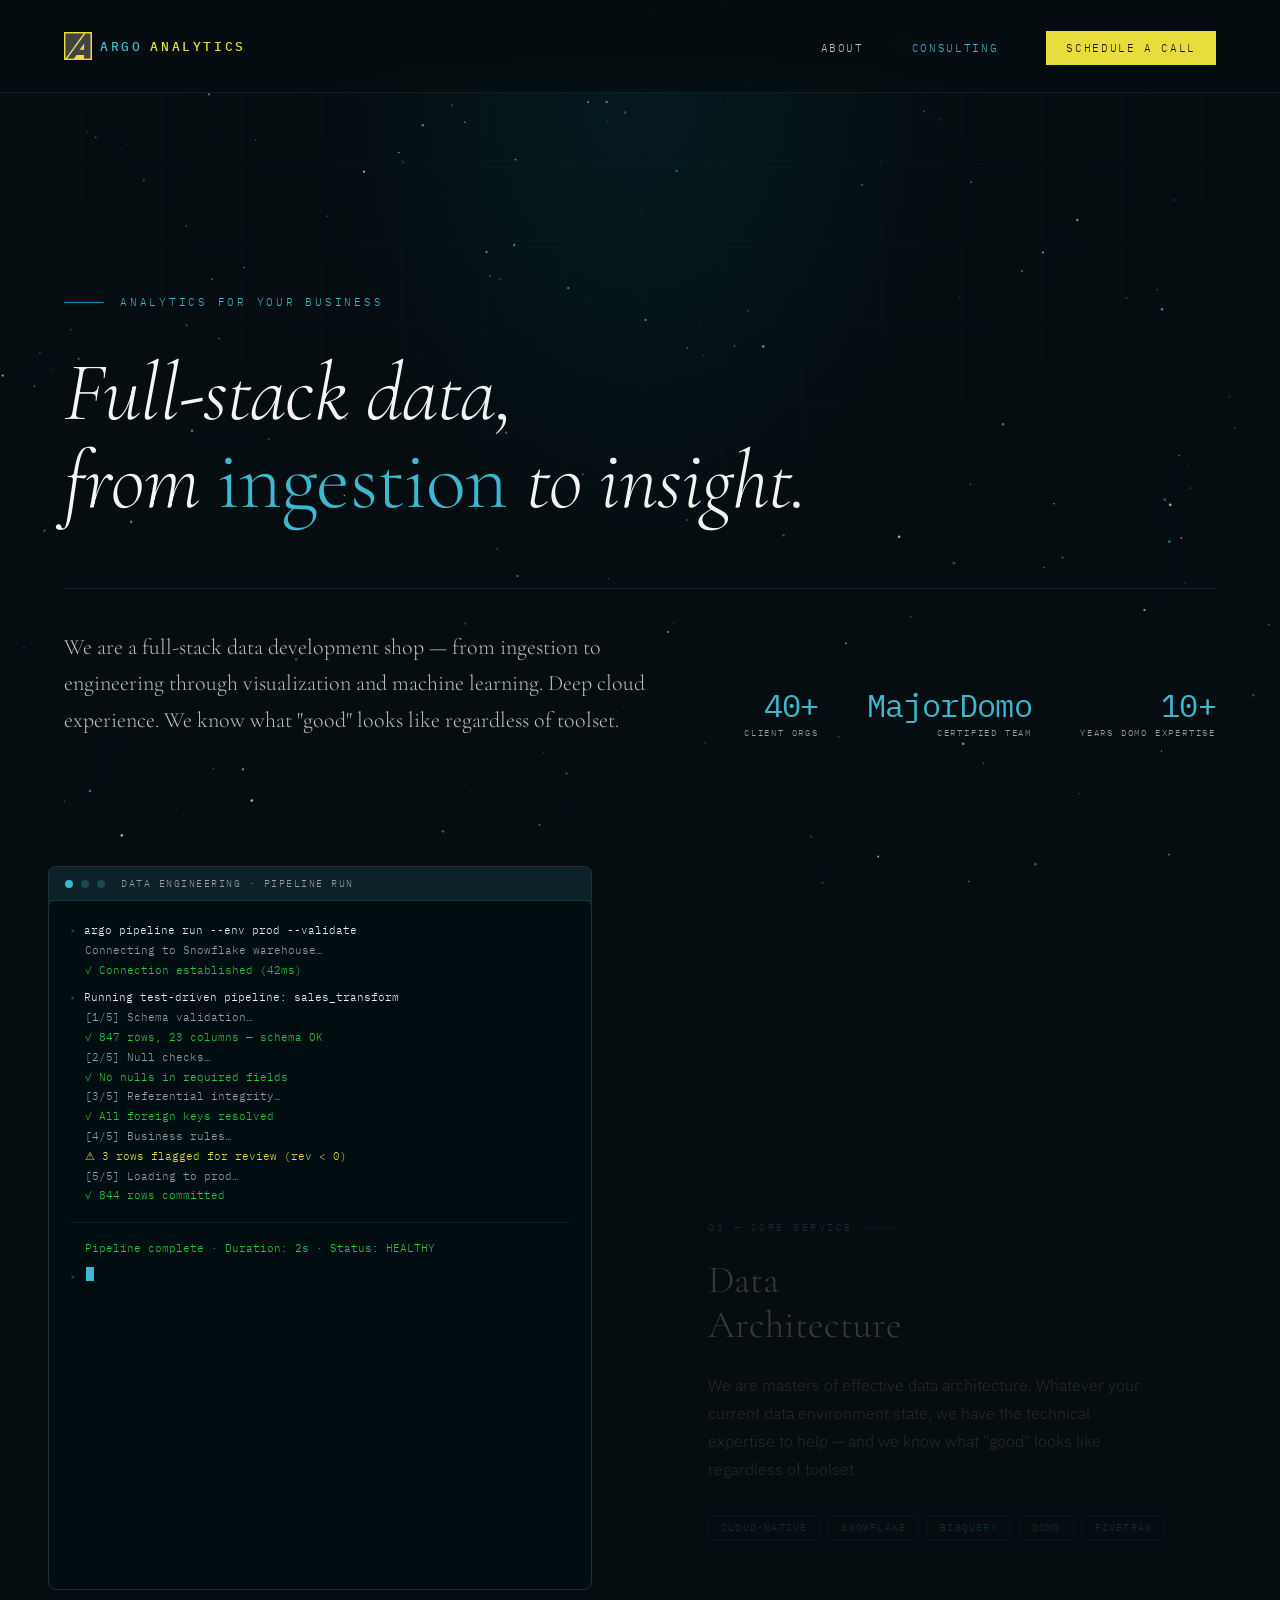
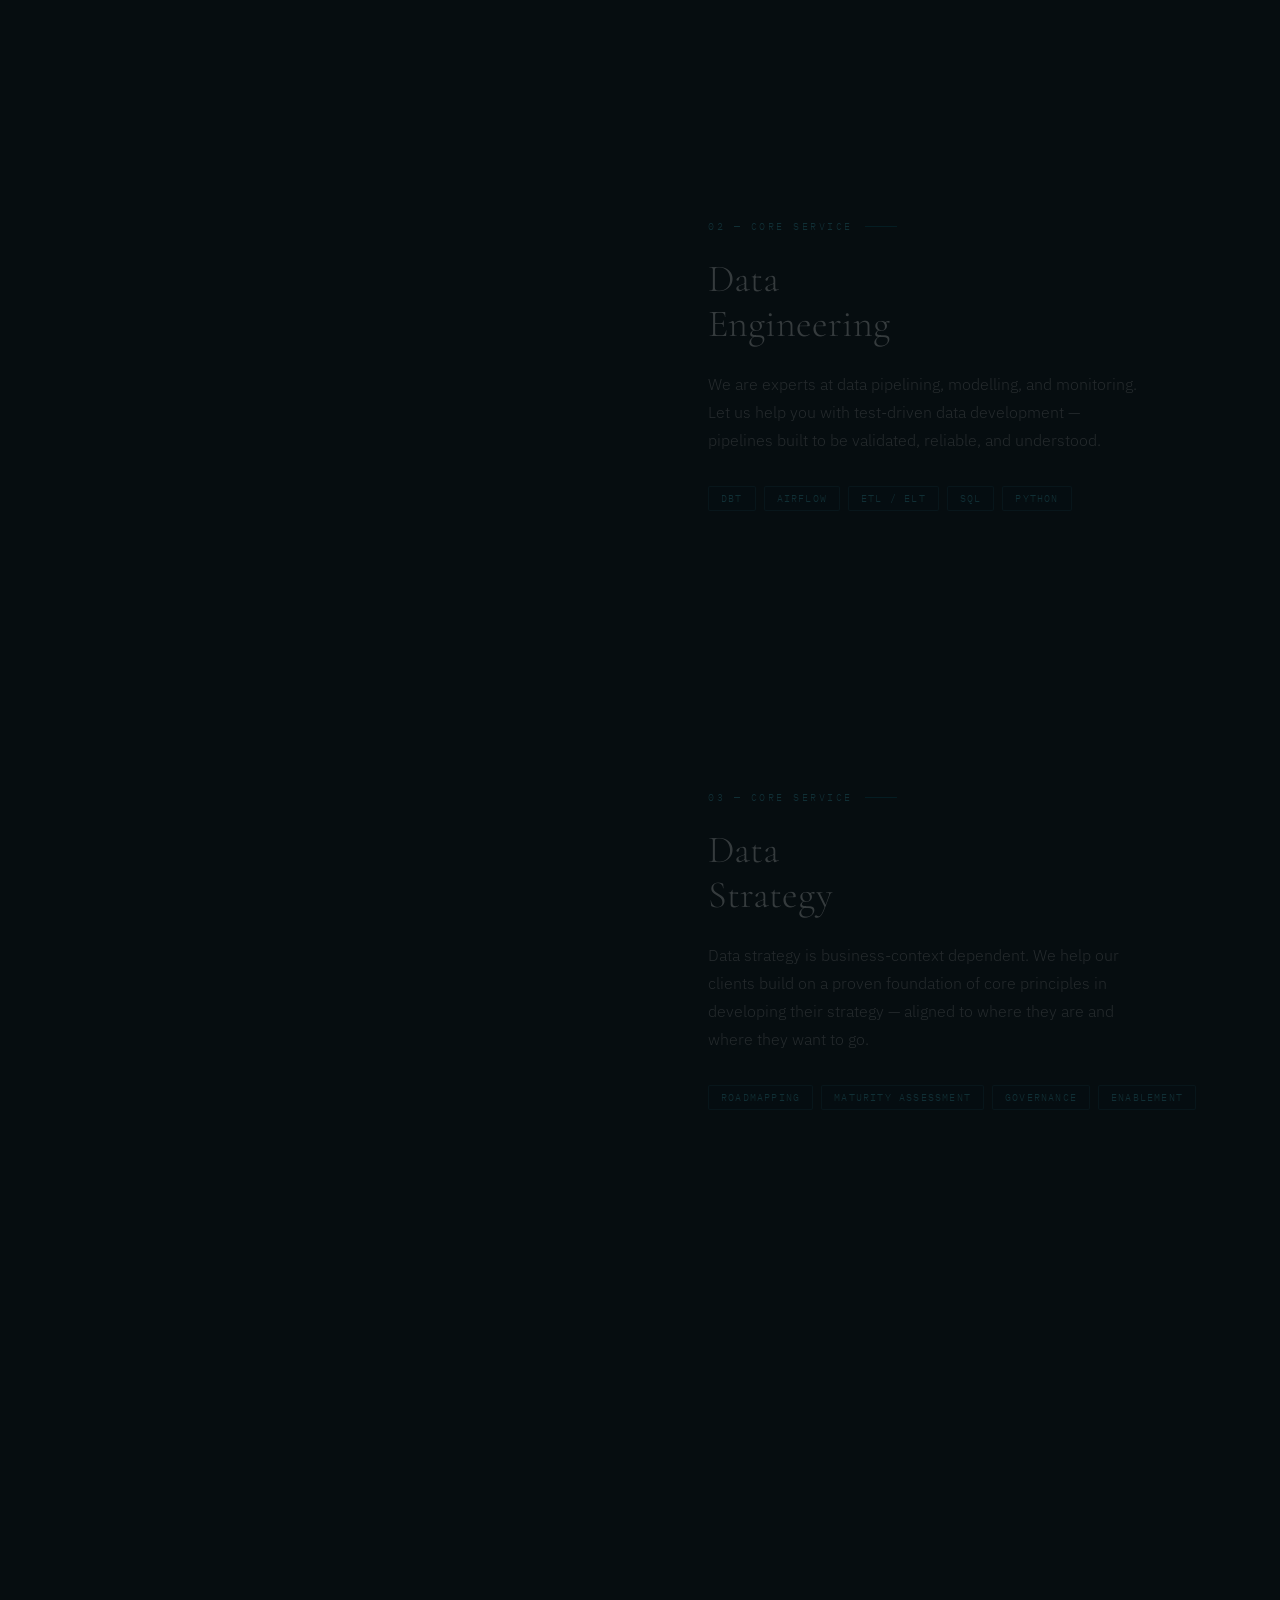
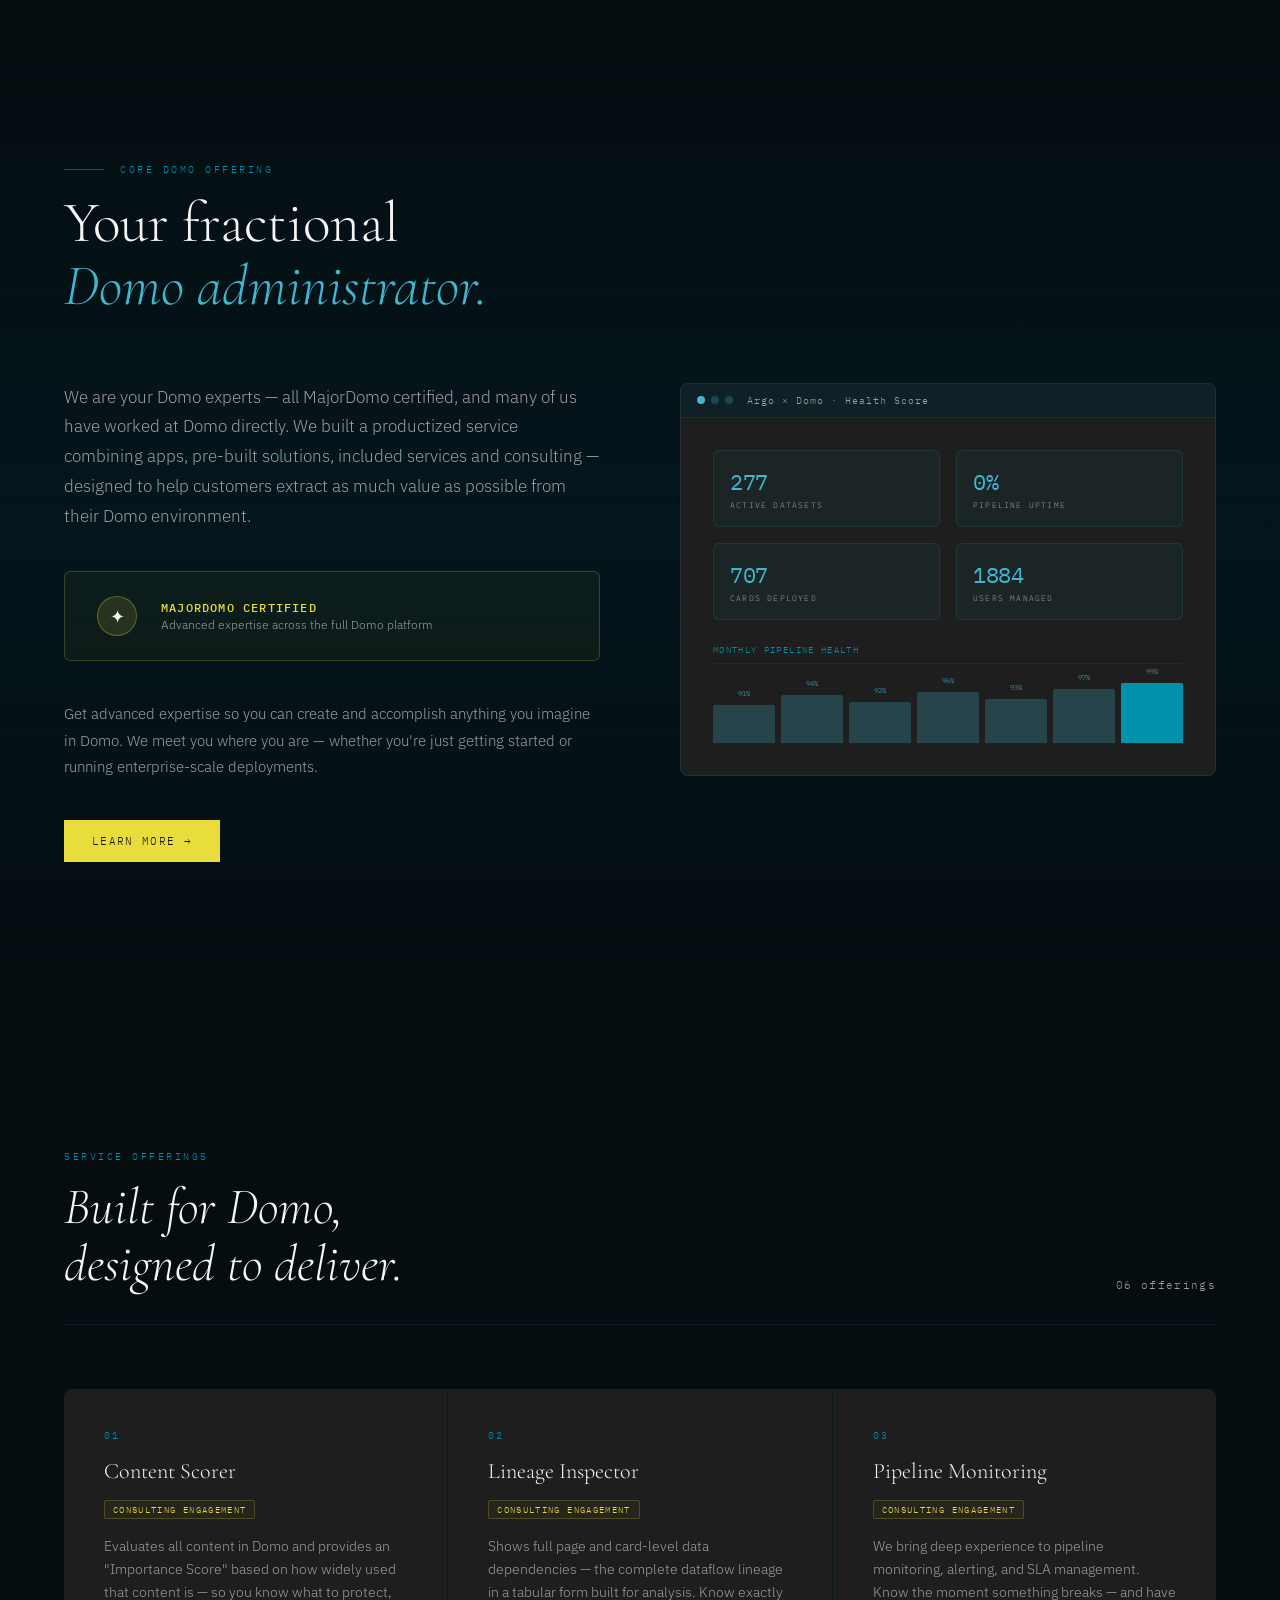
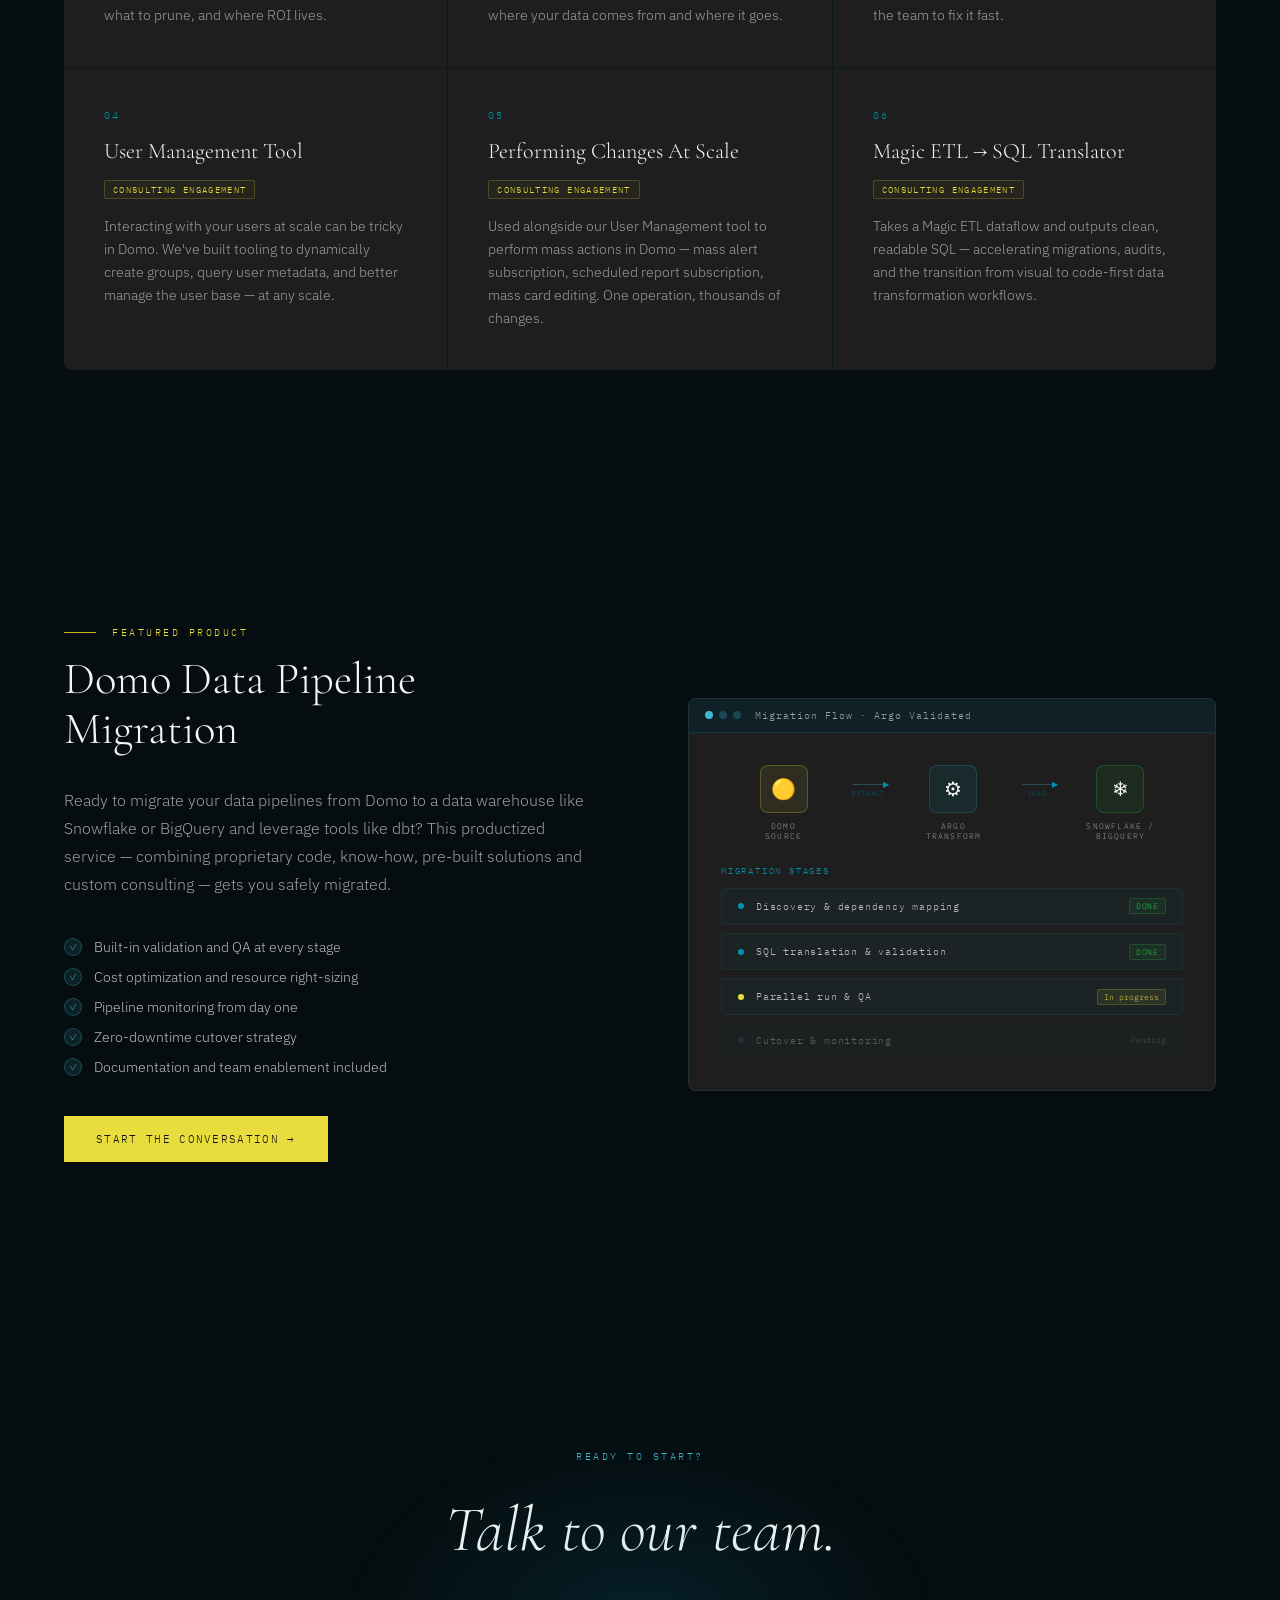
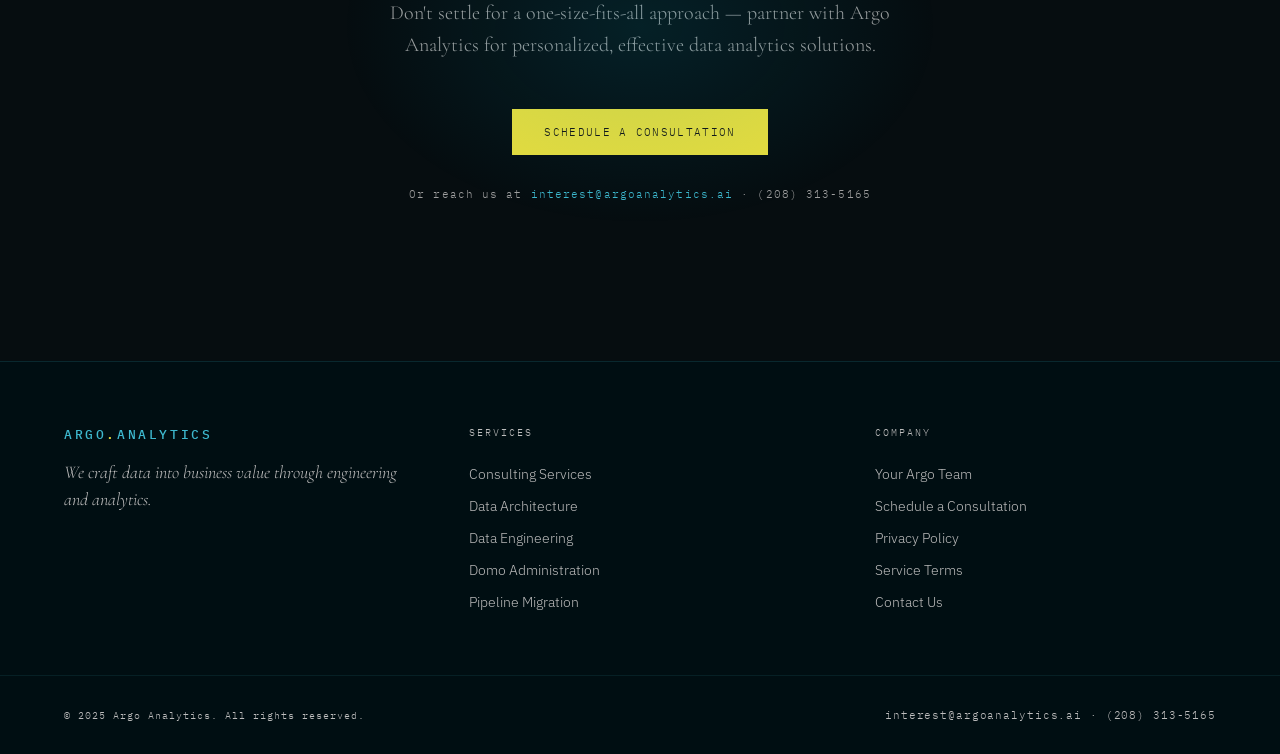
<file: argo-consulting.html>
<!DOCTYPE html>
<html lang="en">
<head>
<meta charset="UTF-8">
<meta name="viewport" content="width=device-width, initial-scale=1.0">
<title>Consulting — Argo Analytics</title>
<link href="https://fonts.googleapis.com/css2?family=Cormorant+Garamond:ital,wght@0,300;0,400;0,600;1,300;1,400&family=IBM+Plex+Mono:wght@400;500&family=IBM+Plex+Sans:wght@300;400;500&display=swap" rel="stylesheet">
<style>
*, *::before, *::after { box-sizing: border-box; margin: 0; padding: 0; }

:root {
  --teal-300: #8DD7E3;
  --teal-400: #3DB8CE;
  --teal-500: #0091AD;
  --teal-700: #005F72;
  --teal-800: #004151;
  --teal-900: #002530;
  --teal-0:   #000E12;
  --yellow-500: #E8DD3C;
  --yellow-600: #C9BC1A;
  --neutral-100: #F5F5F5;
  --neutral-300: #BDBDBD;
  --neutral-400: #9E9E9E;
  --neutral-600: #424242;
  --neutral-800: #1E1E1E;
  --neutral-900: #111111;
  --bg: #060D10;
  --font-serif: 'Cormorant Garamond', Georgia, serif;
  --font-sans: 'IBM Plex Sans', sans-serif;
  --font-mono: 'IBM Plex Mono', monospace;
}

html { scroll-behavior: smooth; }

body {
  background: var(--bg);
  color: var(--neutral-100);
  font-family: var(--font-sans);
  font-weight: 300;
  overflow-x: clip;
  min-height: 100vh;
  display: flex;
  flex-direction: column;
}

/* STAR FIELD */
.star-canvas {
  position: fixed;
  inset: 0;
  z-index: 0;
  pointer-events: none;
}

/* NAV */
nav {
  position: fixed;
  top: 0; left: 0; right: 0;
  z-index: 100;
  display: flex;
  align-items: center;
  justify-content: space-between;
  padding: 2rem 4rem;
  border-bottom: 1px solid rgba(61,184,206,0.1);
  background: rgba(6,13,16,0.7);
  backdrop-filter: blur(12px);
}

.nav-logo {
  font-family: var(--font-mono);
  font-size: 13px;
  font-weight: 500;
  letter-spacing: 0.2em;
  text-transform: uppercase;
  color: var(--teal-400);
  text-decoration: none;
  display: flex;
  align-items: center;
  gap: 0.5rem;
}
.nav-logo img { height: 28px; width: auto; }
.nav-logo span { color: var(--yellow-500); }

.nav-toggle {
  display: none;
  background: none;
  border: none;
  cursor: pointer;
  padding: 0;
  z-index: 101;
}

.nav-toggle span {
  display: block;
  width: 24px;
  height: 2px;
  background: var(--neutral-100);
  margin: 5px 0;
  transition: 0.3s;
}

.nav-toggle.active span:nth-child(1) { transform: rotate(45deg) translate(10px, 10px); }
.nav-toggle.active span:nth-child(2) { opacity: 0; }
.nav-toggle.active span:nth-child(3) { transform: rotate(-45deg) translate(7px, -7px); }

.nav-links {
  display: flex;
  align-items: center;
  gap: 3rem;
  list-style: none;
}

.nav-links.open {
  position: absolute;
  top: 100%;
  left: 0;
  right: 0;
  flex-direction: column;
  gap: 0;
  background: rgba(6,13,16,0.95);
  backdrop-filter: blur(12px);
  border-bottom: 1px solid rgba(61,184,206,0.1);
  padding: 1rem 0;
  margin-top: 0;
}

.nav-links.open li {
  width: 100%;
}

.nav-links.open a {
  display: block;
  padding: 1rem 1.5rem;
  border-bottom: 1px solid rgba(61,184,206,0.05);
}

.nav-links a {
  font-family: var(--font-mono);
  font-size: 11px;
  letter-spacing: 0.15em;
  text-transform: uppercase;
  color: var(--neutral-300);
  text-decoration: none;
  transition: color 0.2s;
}

.nav-links a:hover { color: var(--neutral-100); }
.nav-links a.active { color: var(--teal-400); }

.nav-cta {
  font-family: var(--font-mono);
  font-size: 11px;
  letter-spacing: 0.12em;
  text-transform: uppercase;
  color: var(--neutral-900) !important;
  background: var(--yellow-500);
  padding: 10px 20px;
  text-decoration: none;
  transition: background 0.2s;
}

.nav-cta:hover { background: var(--yellow-600) !important; color: var(--neutral-900) !important; }

main {
  position: relative;
  z-index: 1;
  flex: 1;
  padding-top: 80px;
}

/* ── HERO ───────────────────────────────────────────────────────────────────── */
.hero {
  min-height: 82vh;
  display: flex;
  flex-direction: column;
  justify-content: flex-end;
  padding: 6rem 4rem 5rem;
  position: relative;
}

.hero-grid-overlay { display: none; }
.hero-glow { display: none; }

/* Background grid overlay */
.hero::before {
  content: '';
  position: absolute;
  inset: 0;
  background-image:
    linear-gradient(rgba(61,184,206,0.04) 1px, transparent 1px),
    linear-gradient(90deg, rgba(61,184,206,0.04) 1px, transparent 1px);
  background-size: 80px 80px;
  mask-image: radial-gradient(ellipse 90% 100% at 50% 0%, black 0%, transparent 80%);
  pointer-events: none;
  z-index: 0;
}

/* Radial glow behind headline */
.hero::after {
  content: '';
  position: absolute;
  top: 0; left: 50%;
  transform: translateX(-50%);
  width: 700px;
  height: 500px;
  background: radial-gradient(ellipse at top, rgba(0,145,173,0.10) 0%, transparent 70%);
  pointer-events: none;
  z-index: 0;
}

.scroll-indicator {
  position: fixed;
  bottom: 3rem;
  left: 4rem;
  display: flex;
  flex-direction: column;
  align-items: center;
  gap: 8px;
  z-index: 2;
}
.scroll-line {
  width: 1px;
  height: 60px;
  background: linear-gradient(to bottom, var(--teal-400), transparent);
  animation: scrollPulse 2s ease-in-out infinite;
}
@keyframes scrollPulse {
  0%, 100% { opacity: 0.5; }
  50% { opacity: 1; }
}
.scroll-label {
  font-family: var(--font-mono);
  font-size: 9px;
  letter-spacing: 0.2em;
  text-transform: uppercase;
  color: var(--teal-400);
  writing-mode: vertical-rl;
  opacity: 1;
}

.hero-eyebrow {
  font-family: var(--font-mono);
  font-size: 11px;
  letter-spacing: 0.25em;
  text-transform: uppercase;
  color: var(--teal-400);
  margin-bottom: 2.5rem;
  display: flex;
  align-items: center;
  gap: 1rem;
  opacity: 0;
  transform: translateY(16px);
  animation: fadeUp 0.7s ease 0.1s forwards;
}

.hero-eyebrow::before {
  content: "";
  display: block;
  width: 40px;
  height: 1px;
  background: var(--teal-500);
}

.hero-headline {
  font-family: var(--font-serif);
  font-size: clamp(52px, 6.5vw, 120px);
  font-weight: 300;
  font-style: italic;
  line-height: 1.05;
  letter-spacing: -0.01em;
  color: var(--neutral-100);
  max-width: 900px;
  opacity: 0;
  transform: translateY(24px);
  animation: fadeUp 0.8s ease 0.2s forwards;
}

.hero-headline em {
  color: var(--teal-400);
  font-style: normal;
}

.hero-sub-row {
  display: flex;
  align-items: flex-end;
  justify-content: space-between;
  margin-top: 4rem;
  padding-top: 2.5rem;
  border-top: 1px solid rgba(61,184,206,0.12);
  gap: 4rem;
  opacity: 0;
  transform: translateY(20px);
  animation: fadeUp 0.8s ease 0.4s forwards;
}

.hero-body {
  font-family: var(--font-serif);
  font-size: 22px;
  font-weight: 300;
  line-height: 1.65;
  color: var(--neutral-300);
  max-width: 640px;
}

.hero-stats {
  display: flex;
  gap: 3rem;
  flex-shrink: 0;
}

.hero-stat {
  text-align: right;
}

.stat-num {
  font-family: var(--font-mono);
  font-size: 32px;
  font-weight: 400;
  color: var(--teal-400);
  line-height: 1;
  letter-spacing: -0.02em;
}

.stat-label {
  font-family: var(--font-mono);
  font-size: 9px;
  letter-spacing: 0.2em;
  text-transform: uppercase;
  color: var(--neutral-400);
  margin-top: 0.4rem;
}

@keyframes fadeUp {
  to { opacity: 1; transform: translateY(0); }
}

/* ── CORE SERVICES ───────────────────────────────────────────────────────────── */
.services-section {
  position: relative;
  z-index: 2;
  display: grid;
  grid-template-columns: 1fr 1fr;
  min-height: 260vh;
}

/* LEFT: sticky visual */
.svc-left {
  position: sticky;
  top: 80px;
  height: calc(100vh - 80px);
  display: flex;
  align-items: center;
  justify-content: center;
  padding: 3rem 3rem 3rem 4rem;
  overflow: hidden;
}

/* RIGHT: scrolling copy */
.svc-right {
  padding: 10vh 4rem 10vh 3rem;
  display: flex;
  flex-direction: column;
}

.svc-spacer { height: 20vh; }
.svc-spacer-bottom { height: 30vh; }

.svc-item {
  min-height: 65vh;
  display: flex;
  flex-direction: column;
  justify-content: center;
  padding: 4rem 0;
  opacity: 0.2;
  transform: translateX(20px);
  transition: opacity 0.6s ease, transform 0.6s ease;
}

.svc-item.active {
  opacity: 1;
  transform: translateX(0);
}

.svc-num {
  font-family: var(--font-mono);
  font-size: 10px;
  letter-spacing: 0.25em;
  text-transform: uppercase;
  color: var(--teal-400);
  margin-bottom: 1.5rem;
  display: flex;
  align-items: center;
  gap: 0.75rem;
}

.svc-num::after {
  content: '';
  display: block;
  width: 32px;
  height: 1px;
  background: var(--teal-700);
}

.svc-heading {
  font-family: var(--font-serif);
  font-size: clamp(28px, 3vw, 46px);
  font-weight: 300;
  color: var(--neutral-100);
  line-height: 1.15;
  margin-bottom: 1.5rem;
}

.svc-body {
  font-family: var(--font-sans);
  font-size: 16px;
  font-weight: 300;
  color: var(--neutral-400);
  line-height: 1.75;
  max-width: 440px;
}

.svc-tags {
  display: flex;
  flex-wrap: wrap;
  gap: 0.5rem;
  margin-top: 2rem;
}

.svc-tag {
  font-family: var(--font-mono);
  font-size: 10px;
  letter-spacing: 0.12em;
  text-transform: uppercase;
  color: var(--teal-400);
  border: 1px solid rgba(61,184,206,0.25);
  padding: 5px 12px;
  border-radius: 2px;
  background: rgba(0,145,173,0.06);
}

/* ── STICKY VISUAL PANELS ────────────────────────────────────────────────────── */
.svc-panel {
  position: absolute;
  inset: 3rem;
  display: flex;
  flex-direction: column;
  background: var(--neutral-800);
  border: 1px solid rgba(61,184,206,0.12);
  border-radius: 8px;
  overflow: hidden;
  opacity: 0;
  transform: scale(0.97);
  transition: opacity 0.5s ease, transform 0.5s ease;
  pointer-events: none;
}

.svc-panel.visible {
  opacity: 1;
  transform: scale(1);
  pointer-events: auto;
}

/* Panel chrome bar */
.panel-chrome {
  background: rgba(0,37,48,0.6);
  border-bottom: 1px solid rgba(61,184,206,0.1);
  padding: 10px 16px;
  display: flex;
  align-items: center;
  gap: 8px;
  flex-shrink: 0;
}

.chrome-dot {
  width: 8px; height: 8px;
  border-radius: 50%;
  background: rgba(61,184,206,0.25);
}

.chrome-dot.active { background: var(--teal-400); }

.chrome-title {
  font-family: var(--font-mono);
  font-size: 10px;
  letter-spacing: 0.15em;
  text-transform: uppercase;
  color: var(--neutral-400);
  margin-left: 8px;
}

.panel-body {
  flex: 1;
  padding: 2rem;
  overflow: hidden;
  position: relative;
}

/* Panel 1: Architecture diagram */
.arch-diagram {
  width: 100%;
  height: 100%;
  display: flex;
  flex-direction: column;
  gap: 1.5rem;
}

.arch-row {
  display: flex;
  gap: 1rem;
  align-items: center;
  justify-content: center;
}

.arch-node {
  display: flex;
  flex-direction: column;
  align-items: center;
  gap: 6px;
}

.arch-box {
  background: rgba(0,145,173,0.1);
  border: 1px solid rgba(61,184,206,0.3);
  border-radius: 6px;
  padding: 10px 16px;
  font-family: var(--font-mono);
  font-size: 9px;
  letter-spacing: 0.1em;
  text-transform: uppercase;
  color: var(--teal-300);
  text-align: center;
  white-space: nowrap;
}

.arch-box.source {
  background: rgba(232,221,60,0.07);
  border-color: rgba(232,221,60,0.3);
  color: var(--yellow-500);
}

.arch-box.core {
  background: rgba(0,145,173,0.18);
  border-color: var(--teal-500);
  color: var(--teal-300);
  font-size: 10px;
  padding: 14px 24px;
}

.arch-arrow {
  font-family: var(--font-mono);
  color: var(--teal-700);
  font-size: 14px;
  line-height: 1;
}

.arch-v-arrow {
  text-align: center;
  color: var(--teal-700);
  font-size: 14px;
  margin: -6px 0;
}

.arch-label {
  font-family: var(--font-mono);
  font-size: 8px;
  letter-spacing: 0.15em;
  text-transform: uppercase;
  color: var(--neutral-400);
}

.arch-section-label {
  font-family: var(--font-mono);
  font-size: 9px;
  letter-spacing: 0.2em;
  text-transform: uppercase;
  color: var(--teal-500);
  text-align: center;
  padding-bottom: 0.5rem;
  border-bottom: 1px solid rgba(61,184,206,0.1);
}

/* Panel 2: Pipeline / Engineering */
.pipe-terminal {
  background: #000E12;
  border-radius: 6px;
  height: 100%;
  padding: 1.25rem;
  overflow: hidden;
  font-family: var(--font-mono);
  font-size: 11px;
  line-height: 1.8;
  position: relative;
}

.term-line { display: flex; gap: 8px; align-items: flex-start; }
.term-prompt { color: var(--teal-500); flex-shrink: 0; }
.term-cmd    { color: var(--neutral-100); }
.term-out    { color: var(--neutral-400); padding-left: 16px; }
.term-ok     { color: #28c840; padding-left: 16px; }
.term-warn   { color: var(--yellow-500); padding-left: 16px; }
.term-cursor {
  display: inline-block;
  width: 8px; height: 14px;
  background: var(--teal-400);
  vertical-align: middle;
  animation: blink 1s step-end infinite;
  margin-left: 2px;
}

@keyframes blink {
  0%, 100% { opacity: 1; }
  50% { opacity: 0; }
}

/* Typing animation for terminal lines */
.term-type {
  overflow: hidden;
  white-space: nowrap;
  width: 0;
  animation: typeIn 0.5s steps(40, end) forwards;
}

@keyframes typeIn {
  to { width: 100%; }
}

/* Panel 3: Strategy / Roadmap */
.strategy-panel {
  display: flex;
  flex-direction: column;
  gap: 1rem;
  height: 100%;
}

.roadmap-header {
  font-family: var(--font-mono);
  font-size: 9px;
  letter-spacing: 0.2em;
  text-transform: uppercase;
  color: var(--teal-400);
  margin-bottom: 0.5rem;
  display: flex;
  justify-content: space-between;
  align-items: center;
}

.roadmap-phase {
  display: flex;
  gap: 1rem;
  align-items: flex-start;
}

.phase-marker {
  display: flex;
  flex-direction: column;
  align-items: center;
  flex-shrink: 0;
  gap: 0;
}

.phase-dot {
  width: 10px; height: 10px;
  border-radius: 50%;
  border: 2px solid var(--teal-500);
  background: transparent;
  transition: background 0.4s ease;
  flex-shrink: 0;
}

.phase-dot.done { background: var(--teal-500); }
.phase-dot.active-dot {
  border-color: var(--yellow-500);
  background: var(--yellow-500);
  box-shadow: 0 0 8px rgba(232,221,60,0.4);
}

.phase-line {
  width: 1px;
  flex: 1;
  background: rgba(61,184,206,0.2);
  min-height: 32px;
}

.phase-content {
  padding-bottom: 1.5rem;
  flex: 1;
}

.phase-title {
  font-family: var(--font-mono);
  font-size: 10px;
  letter-spacing: 0.12em;
  text-transform: uppercase;
  color: var(--neutral-300);
  margin-bottom: 4px;
}

.phase-title.active-phase { color: var(--yellow-500); }

.phase-desc {
  font-family: var(--font-sans);
  font-size: 12px;
  color: var(--neutral-400);
  line-height: 1.5;
}

.strategy-kpi-row {
  display: flex;
  gap: 1rem;
  margin-top: auto;
  padding-top: 1rem;
  border-top: 1px solid rgba(61,184,206,0.1);
}

.strategy-kpi {
  flex: 1;
  background: rgba(0,145,173,0.06);
  border: 1px solid rgba(61,184,206,0.15);
  border-radius: 4px;
  padding: 10px 12px;
}

.kpi-val {
  font-family: var(--font-mono);
  font-size: 18px;
  color: var(--teal-400);
  line-height: 1;
  font-weight: 400;
}

.kpi-lbl {
  font-family: var(--font-mono);
  font-size: 8px;
  letter-spacing: 0.15em;
  text-transform: uppercase;
  color: var(--neutral-400);
  margin-top: 4px;
}

/* ── DOMO FEATURE SECTION ────────────────────────────────────────────────────── */
.domo-section {
  position: relative;
  z-index: 2;
  padding: 10rem 4rem;
  background: linear-gradient(to bottom, transparent, rgba(0,37,48,0.4), transparent);
}

.domo-label {
  font-family: var(--font-mono);
  font-size: 10px;
  letter-spacing: 0.25em;
  text-transform: uppercase;
  color: var(--teal-500);
  margin-bottom: 1rem;
  display: flex;
  align-items: center;
  gap: 1rem;
}

.domo-label::before {
  content: '';
  display: block;
  width: 40px;
  height: 1px;
  background: var(--teal-700);
}

.domo-heading {
  font-family: var(--font-serif);
  font-size: clamp(36px, 4.5vw, 72px);
  font-weight: 300;
  line-height: 1.1;
  margin-bottom: 2rem;
  max-width: 700px;
}

.domo-heading em {
  font-style: italic;
  color: var(--teal-400);
}

.domo-layout {
  display: grid;
  grid-template-columns: 1fr 1fr;
  gap: 5rem;
  align-items: start;
  margin-top: 4rem;
}

.domo-body {
  font-family: var(--font-sans);
  font-size: 17px;
  font-weight: 300;
  color: var(--neutral-400);
  line-height: 1.75;
  margin-bottom: 2.5rem;
}

.domo-certified {
  display: flex;
  align-items: center;
  gap: 1.5rem;
  padding: 1.5rem 2rem;
  border: 1px solid rgba(232,221,60,0.2);
  background: rgba(232,221,60,0.04);
  border-radius: 6px;
  margin-bottom: 2.5rem;
}

.certified-icon {
  width: 40px; height: 40px;
  border-radius: 50%;
  background: rgba(232,221,60,0.12);
  border: 1px solid rgba(232,221,60,0.3);
  display: flex;
  align-items: center;
  justify-content: center;
  font-size: 18px;
  flex-shrink: 0;
}

.certified-text-main {
  font-family: var(--font-mono);
  font-size: 12px;
  font-weight: 500;
  letter-spacing: 0.1em;
  text-transform: uppercase;
  color: var(--yellow-500);
}

.certified-text-sub {
  font-family: var(--font-sans);
  font-size: 12px;
  color: var(--neutral-400);
  margin-top: 2px;
}

.domo-cta {
  display: inline-flex;
  align-items: center;
  gap: 0.75rem;
  font-family: var(--font-mono);
  font-size: 11px;
  letter-spacing: 0.12em;
  text-transform: uppercase;
  color: var(--neutral-900);
  background: var(--yellow-500);
  padding: 14px 28px;
  text-decoration: none;
  transition: background 0.2s;
}

.domo-cta:hover { background: var(--yellow-600); }

/* Domo mock card */
.domo-visual {
  position: relative;
}

.domo-card-stack {
  position: relative;
}

.domo-card {
  background: var(--neutral-800);
  border: 1px solid rgba(61,184,206,0.12);
  border-radius: 8px;
  overflow: hidden;
}

.domo-card-chrome {
  padding: 10px 16px;
  background: rgba(0,37,48,0.5);
  border-bottom: 1px solid rgba(61,184,206,0.1);
  display: flex;
  align-items: center;
  gap: 6px;
}

.domo-card-body {
  padding: 2rem;
}

.domo-metric-row {
  display: grid;
  grid-template-columns: 1fr 1fr;
  gap: 1rem;
  margin-bottom: 1.5rem;
}

.domo-metric {
  background: rgba(0,145,173,0.06);
  border: 1px solid rgba(61,184,206,0.12);
  border-radius: 6px;
  padding: 1rem;
}

.domo-metric-val {
  font-family: var(--font-mono);
  font-size: 22px;
  font-weight: 400;
  color: var(--teal-400);
  letter-spacing: -0.02em;
}

.domo-metric-lbl {
  font-family: var(--font-mono);
  font-size: 8px;
  letter-spacing: 0.15em;
  text-transform: uppercase;
  color: var(--neutral-400);
  margin-top: 4px;
}

.domo-bar-chart {
  display: flex;
  align-items: flex-end;
  gap: 6px;
  height: 80px;
  padding-top: 1rem;
  border-top: 1px solid rgba(61,184,206,0.08);
}

.domo-bar {
  flex: 1;
  border-radius: 2px 2px 0 0;
  background: rgba(61,184,206,0.25);
  transition: height 1.5s cubic-bezier(0.34, 1.56, 0.64, 1);
  position: relative;
}

.domo-bar.highlight {
  background: var(--teal-500);
}

.domo-bar::after {
  content: attr(data-val);
  position: absolute;
  top: -16px;
  left: 50%;
  transform: translateX(-50%);
  font-family: var(--font-mono);
  font-size: 7px;
  color: var(--teal-400);
  white-space: nowrap;
  opacity: 0;
  transition: opacity 0.4s ease 1.5s;
}

.domo-bar-chart.animated .domo-bar::after { opacity: 1; }

/* ── SERVICE OFFERINGS GRID ───────────────────────────────────────────────────── */
.offerings-section {
  position: relative;
  z-index: 2;
  padding: 8rem 4rem;
}

.section-header {
  display: flex;
  align-items: flex-end;
  justify-content: space-between;
  margin-bottom: 4rem;
  padding-bottom: 2rem;
  border-bottom: 1px solid rgba(61,184,206,0.1);
}

.section-label {
  font-family: var(--font-mono);
  font-size: 10px;
  letter-spacing: 0.25em;
  text-transform: uppercase;
  color: var(--teal-500);
  margin-bottom: 1rem;
}

.section-title {
  font-family: var(--font-serif);
  font-size: clamp(32px, 4vw, 58px);
  font-weight: 300;
  font-style: italic;
  color: var(--neutral-100);
  line-height: 1.1;
}

.section-count {
  font-family: var(--font-mono);
  font-size: 11px;
  letter-spacing: 0.12em;
  color: var(--neutral-400);
}

.offerings-grid {
  display: grid;
  grid-template-columns: repeat(3, 1fr);
  gap: 1px;
  background: rgba(61,184,206,0.08);
  border-radius: 8px;
  overflow: hidden;
}

.offering-card {
  background: var(--neutral-800);
  padding: 2.5rem;
  display: flex;
  flex-direction: column;
  gap: 1rem;
}

.offering-num {
  font-family: var(--font-mono);
  font-size: 10px;
  letter-spacing: 0.2em;
  text-transform: uppercase;
  color: var(--teal-500);
  transition: color 0.3s ease;
}

.offering-name {
  font-family: var(--font-serif);
  font-size: 22px;
  font-weight: 300;
  color: var(--neutral-100);
  line-height: 1.2;
}

.offering-type {
  font-family: var(--font-mono);
  font-size: 9px;
  letter-spacing: 0.15em;
  text-transform: uppercase;
  color: var(--yellow-500);
  border: 1px solid rgba(232,221,60,0.2);
  padding: 3px 8px;
  border-radius: 2px;
  width: fit-content;
  background: rgba(232,221,60,0.04);
}

.offering-desc {
  font-family: var(--font-sans);
  font-size: 14px;
  font-weight: 300;
  color: var(--neutral-400);
  line-height: 1.65;
  flex: 1;
}



/* ── MIGRATION FEATURE ───────────────────────────────────────────────────────── */
.migration-section {
  position: relative;
  z-index: 2;
  padding: 8rem 4rem;
}

.migration-inner {
  display: grid;
  grid-template-columns: 1fr 1fr;
  gap: 6rem;
  align-items: center;
}

.migration-label {
  font-family: var(--font-mono);
  font-size: 10px;
  letter-spacing: 0.25em;
  text-transform: uppercase;
  color: var(--yellow-500);
  margin-bottom: 1rem;
  display: flex;
  align-items: center;
  gap: 1rem;
}

.migration-label::before {
  content: '';
  width: 32px; height: 1px;
  background: var(--yellow-600);
}

.migration-heading {
  font-family: var(--font-serif);
  font-size: clamp(32px, 3.5vw, 54px);
  font-weight: 300;
  line-height: 1.1;
  color: var(--neutral-100);
  margin-bottom: 2rem;
}

.migration-body {
  font-family: var(--font-sans);
  font-size: 16px;
  font-weight: 300;
  color: var(--neutral-400);
  line-height: 1.75;
  margin-bottom: 2.5rem;
}

.migration-checklist {
  list-style: none;
  display: flex;
  flex-direction: column;
  gap: 0.75rem;
  margin-bottom: 2.5rem;
}

.migration-check {
  display: flex;
  align-items: center;
  gap: 0.75rem;
  font-family: var(--font-sans);
  font-size: 14px;
  color: var(--neutral-300);
}

.check-icon {
  width: 18px; height: 18px;
  border-radius: 50%;
  background: rgba(61,184,206,0.12);
  border: 1px solid rgba(61,184,206,0.3);
  display: flex;
  align-items: center;
  justify-content: center;
  font-size: 9px;
  color: var(--teal-400);
  flex-shrink: 0;
}

/* Migration flow diagram */
.migration-flow {
  background: var(--neutral-800);
  border: 1px solid rgba(61,184,206,0.12);
  border-radius: 8px;
  overflow: hidden;
}

.mig-chrome {
  padding: 10px 16px;
  background: rgba(0,37,48,0.5);
  border-bottom: 1px solid rgba(61,184,206,0.1);
  display: flex;
  align-items: center;
  gap: 6px;
}

.mig-body {
  padding: 2rem;
}

.mig-flow-row {
  display: flex;
  align-items: center;
  gap: 0;
}

.mig-step {
  flex: 1;
  display: flex;
  flex-direction: column;
  align-items: center;
  gap: 8px;
}

.mig-step-icon {
  width: 48px; height: 48px;
  border-radius: 8px;
  display: flex;
  align-items: center;
  justify-content: center;
  font-size: 20px;
  background: rgba(0,145,173,0.1);
  border: 1px solid rgba(61,184,206,0.2);
}

.mig-step-icon.source-icon {
  background: rgba(232,221,60,0.08);
  border-color: rgba(232,221,60,0.25);
}

.mig-step-icon.dest-icon {
  background: rgba(40,200,64,0.08);
  border-color: rgba(40,200,64,0.25);
}

.mig-step-label {
  font-family: var(--font-mono);
  font-size: 8px;
  letter-spacing: 0.15em;
  text-transform: uppercase;
  color: var(--neutral-400);
  text-align: center;
}

.mig-arrow-col {
  display: flex;
  flex-direction: column;
  align-items: center;
  gap: 4px;
  padding: 0 6px;
  padding-bottom: 24px;
}

.mig-arrow-line {
  width: 30px;
  height: 1px;
  background: rgba(61,184,206,0.3);
  position: relative;
}

.mig-arrow-line::after {
  content: '▶';
  position: absolute;
  right: -6px;
  top: -5px;
  font-size: 8px;
  color: var(--teal-500);
}

.mig-arrow-label {
  font-family: var(--font-mono);
  font-size: 7px;
  letter-spacing: 0.1em;
  text-transform: uppercase;
  color: var(--teal-700);
  white-space: nowrap;
}

.mig-stages {
  margin-top: 1.5rem;
  display: flex;
  flex-direction: column;
  gap: 0.5rem;
}

.mig-stage {
  display: flex;
  align-items: center;
  gap: 0.75rem;
  padding: 0.6rem 1rem;
  border-radius: 4px;
  background: rgba(0,145,173,0.05);
  border: 1px solid rgba(61,184,206,0.08);
}

.mig-stage-dot {
  width: 6px; height: 6px;
  border-radius: 50%;
  background: var(--teal-500);
  flex-shrink: 0;
}

.mig-stage-dot.yellow { background: var(--yellow-500); }
.mig-stage-dot.green  { background: #28c840; }

.mig-stage-text {
  font-family: var(--font-mono);
  font-size: 10px;
  letter-spacing: 0.08em;
  color: var(--neutral-300);
  flex: 1;
}

.mig-stage-badge {
  font-family: var(--font-mono);
  font-size: 8px;
  letter-spacing: 0.1em;
  text-transform: uppercase;
  color: #28c840;
  background: rgba(40,200,64,0.08);
  border: 1px solid rgba(40,200,64,0.2);
  padding: 2px 6px;
  border-radius: 2px;
}

/* ── CTA ─────────────────────────────────────────────────────────────────────── */
.cta-section {
  position: relative;
  z-index: 2;
  padding: 10rem 4rem;
  text-align: center;
  display: flex;
  flex-direction: column;
  align-items: center;
  gap: 2rem;
  overflow: hidden;
}

.cta-glow {
  position: absolute;
  left: 50%; top: 50%;
  transform: translate(-50%, -50%);
  width: 600px; height: 400px;
  background: radial-gradient(ellipse at center, rgba(0,145,173,0.15) 0%, transparent 70%);
  pointer-events: none;
}

.cta-eyebrow {
  font-family: var(--font-mono);
  font-size: 10px;
  letter-spacing: 0.25em;
  text-transform: uppercase;
  color: var(--teal-400);
}

.cta-heading {
  font-family: var(--font-serif);
  font-size: clamp(36px, 5vw, 80px);
  font-weight: 300;
  font-style: italic;
  color: var(--neutral-100);
  line-height: 1.1;
  max-width: 700px;
}

.cta-body {
  font-family: var(--font-serif);
  font-size: 20px;
  font-weight: 300;
  color: var(--neutral-400);
  max-width: 520px;
  line-height: 1.6;
}

.cta-btn-group {
  display: flex;
  gap: 1.5rem;
  align-items: center;
  margin-top: 1rem;
}

.btn-primary {
  font-family: var(--font-mono);
  font-size: 11px;
  letter-spacing: 0.12em;
  text-transform: uppercase;
  background: var(--yellow-500);
  color: var(--neutral-900);
  padding: 16px 32px;
  text-decoration: none;
  display: inline-block;
  transition: background 0.2s;
}

.btn-primary:hover { background: var(--yellow-600); }

.btn-ghost {
  font-family: var(--font-mono);
  font-size: 11px;
  letter-spacing: 0.12em;
  text-transform: uppercase;
  color: var(--neutral-300);
  text-decoration: none;
  border-bottom: 1px solid rgba(255,255,255,0.2);
  padding-bottom: 2px;
  transition: color 0.2s, border-color 0.2s;
}

.btn-ghost:hover { color: var(--neutral-100); border-color: rgba(255,255,255,0.6); }

.cta-contact {
  font-family: var(--font-mono);
  font-size: 11px;
  letter-spacing: 0.1em;
  color: var(--neutral-400);
}

.cta-contact a {
  color: var(--teal-400);
  text-decoration: none;
}

/* ── FOOTER ──────────────────────────────────────────────────────────────────── */
footer {
  position: relative;
  z-index: 1;
  background: #000E12;
  border-top: 1px solid rgba(61,184,206,0.15);
  padding: 4rem;
  display: grid;
  grid-template-columns: 1fr 1fr 1fr;
  gap: 4rem;
}

.footer-brand {
  font-family: var(--font-mono);
  font-size: 13px;
  font-weight: 500;
  letter-spacing: 0.2em;
  text-transform: uppercase;
  color: var(--teal-400);
  margin-bottom: 1rem;
}

.footer-tagline {
  font-family: var(--font-serif);
  font-size: 18px;
  font-style: italic;
  color: var(--neutral-300);
  line-height: 1.5;
}

.footer-col-label {
  font-family: var(--font-mono);
  font-size: 10px;
  letter-spacing: 0.2em;
  text-transform: uppercase;
  color: var(--neutral-300);
  margin-bottom: 1.5rem;
}

.footer-links {
  list-style: none;
  display: flex;
  flex-direction: column;
  gap: 0.75rem;
}

.footer-links a {
  font-family: var(--font-sans);
  font-size: 14px;
  color: var(--neutral-300);
  text-decoration: none;
  transition: color 0.2s;
}

.footer-links a:hover { color: var(--neutral-100); }

.footer-bottom {
  position: relative;
  z-index: 1;
  background: #000E12;
  border-top: 1px solid rgba(61,184,206,0.1);
  padding: 2rem 4rem;
  display: flex;
  justify-content: space-between;
  align-items: center;
}

.footer-copy {
  font-family: var(--font-mono);
  font-size: 10px;
  letter-spacing: 0.1em;
  color: var(--neutral-300);
}

.footer-contact {
  font-family: var(--font-mono);
  font-size: 11px;
  color: var(--neutral-300);
  letter-spacing: 0.08em;
}

/* ── SCROLL REVEALS ──────────────────────────────────────────────────────────── */
.reveal {
  opacity: 0;
  transform: translateY(24px);
  transition: opacity 0.7s ease, transform 0.7s ease;
}

.reveal.in-view {
  opacity: 1;
  transform: translateY(0);
}

/* ============================================================
   RESPONSIVE — small screens only. The desktop layout above is
   left completely untouched; everything here lives inside
   max-width media queries (tablet ≤1024px, mobile ≤768px).
   ============================================================ */

/* ── TABLET (≤1024px) ─────────────────────────────────────── */
@media (max-width: 1024px) {
  nav { padding: 1.5rem 2rem; }
  .nav-links { gap: 1.5rem; }

  footer { padding: 3rem 2rem; gap: 2.5rem; }
  .footer-bottom { padding: 1.5rem 2rem; }

  .hero { padding: 5.5rem 2rem 4rem; }
  .hero-sub-row { gap: 2rem; }

  /* ── SCROLLYTELLING → single column (tablet & down) ──────────
     The two-column "scrolling copy + sticky terminal mock" is too
     cramped below desktop, so it collapses to one column here.
     `!important` beats the inline min-height / padding. */
  .services-section { grid-template-columns: 1fr !important; min-height: auto !important; }
  .svc-left { display: none !important; }                 /* sticky mock visual */
  .svc-right { padding: 1rem 2rem 2rem !important; }
  .svc-spacer, .svc-spacer-bottom { height: 0 !important; }
  .svc-item {
    opacity: 1 !important;
    transform: none !important;
    min-height: auto !important;
    padding: 3rem 0 !important;
  }
  .svc-body { max-width: none; }

  /* reveal sections always end visible below desktop */
  .reveal { opacity: 1 !important; transform: none !important; }

  /* feature sections — stack the wide two-column blocks */
  .domo-section { padding: 7rem 2rem; }
  .domo-layout { grid-template-columns: 1fr; gap: 3rem; }
  .offerings-section { padding: 6rem 2rem; }
  .offerings-grid { grid-template-columns: 1fr 1fr; }     /* 3-col → 2-col */
  .migration-section { padding: 6rem 2rem; }
  .migration-inner { grid-template-columns: 1fr; gap: 3rem; }
  .cta-section { padding: 7rem 2rem; }
}

/* ── MOBILE (≤768px) ──────────────────────────────────────── */
@media (max-width: 768px) {
  /* NAV — hamburger menu for mobile */
  nav { padding: 1rem 1.25rem; flex-wrap: wrap; }
  .nav-logo { font-size: 11px; }
  .nav-logo img { height: 24px; }
  .nav-logo span { display: none; }
  .nav-toggle { display: block; }
  .nav-links { position: static; flex-direction: row; gap: 0.85rem; background: none; border: none; padding: 0; }
  .nav-links.open { position: absolute; }
  .nav-links a { font-size: 9px; letter-spacing: 0.05em; }
  .nav-cta { padding: 8px 12px; font-size: 9px; letter-spacing: 0.03em; }

  main { padding-top: 52px; }

  /* HERO — headline font-size is clamp()-driven, left to CSS */
  .hero { padding: 4.5rem 1.25rem 3rem; min-height: auto; }
  .hero-eyebrow { margin-bottom: 1.75rem; }
  .hero-sub-row { flex-direction: column; align-items: flex-start; gap: 1.75rem; margin-top: 3rem; }
  /* width:100% stops the text block from sizing to its (unwrapped) max-content
     inside the column flex, which otherwise overflows the viewport */
  .hero-body { font-size: 18px; max-width: none; width: 100%; }
  /* 3 stat columns won't shrink (flex-shrink:0) — stack them on phones */
  .hero-stats { flex-direction: column; gap: 1.25rem; align-items: flex-start; }
  .hero-stat { text-align: left; }
  .scroll-indicator { display: none; }

  /* scrollytelling (already single-column) — phone gutters */
  .svc-right { padding: 1rem 1.25rem 2rem !important; }
  .svc-item { padding: 2.5rem 0 !important; }

  /* DOMO */
  .domo-section { padding: 4.5rem 1.5rem; }
  .domo-layout { gap: 2.5rem; margin-top: 2.5rem; }
  .domo-metric-row { grid-template-columns: 1fr 1fr; }
  .domo-certified { flex-wrap: wrap; padding: 1.25rem 1.5rem; }

  /* OFFERINGS — 2-col → single column */
  .offerings-section { padding: 4.5rem 1.5rem; }
  .section-header { flex-direction: column; align-items: flex-start; gap: 1rem; margin-bottom: 2.5rem; }
  .offerings-grid { grid-template-columns: 1fr; }
  .offering-card { padding: 2rem; }

  /* MIGRATION */
  .migration-section { padding: 4.5rem 1.5rem; }
  .migration-inner { gap: 2.5rem; }
  .mig-arrow-label { display: none; }

  /* CTA */
  .cta-section { padding: 5rem 1.5rem; }
  .cta-btn-group { flex-direction: column; gap: 1.25rem; align-items: stretch; text-align: center; }

  /* FOOTER */
  footer { grid-template-columns: 1fr; gap: 2rem; padding: 3rem 1.5rem; }
  .footer-bottom { flex-direction: column; align-items: flex-start; gap: 0.75rem; padding: 1.5rem; }
}

</style>
</head>
<body>

<!-- Star field canvas -->
<canvas class="star-canvas" id="starCanvas"></canvas>

<!-- NAV -->
<nav>
  <a href="index.html" class="nav-logo"><img src="assets/argo.png" alt="Argo logo">Argo <span>Analytics</span></a>
  <button class="nav-toggle" id="navToggle" aria-label="Toggle menu">
    <span></span>
    <span></span>
    <span></span>
  </button>
  <ul class="nav-links" id="navLinks">
    <li><a href="argo-about.html">About</a></li>
    <li><a href="argo-consulting.html" class="active">Consulting</a></li>
    <li><a href="argo-schedule.html" class="nav-cta">Schedule a Call</a></li>
  </ul>
</nav>

<main>

  <!-- ── HERO ── -->
  <section class="hero">
    <div class="hero-grid-overlay"></div>
    <div class="hero-glow"></div>

    <div class="hero-eyebrow">Analytics for your business</div>

    <h1 class="hero-headline">
      Full-stack data,<br>
      from <em>ingestion</em> to insight.
    </h1>

    <div class="hero-sub-row">
      <p class="hero-body">
        We are a full-stack data development shop — from ingestion to engineering through visualization and machine learning. Deep cloud experience. We know what "good" looks like regardless of toolset.
      </p>
      <div class="hero-stats">
        <div class="hero-stat">
          <div class="stat-num" id="statClients">0</div>
          <div class="stat-label">Client orgs</div>
        </div>
        <div class="hero-stat">
          <div class="stat-num">MajorDomo</div>
          <div class="stat-label">Certified team</div>
        </div>
        <div class="hero-stat">
          <div class="stat-num" id="statYears">0</div>
          <div class="stat-label">Years Domo expertise</div>
        </div>
      </div>
    </div>

  </section>



  <!-- ── CORE SERVICES (sticky scroll) ── -->
  <section class="services-section" id="svcSection">
    <!-- LEFT: sticky visual -->
    <div class="svc-left" id="svcLeft">

      <!-- Panel 1: Architecture -->
      <div class="svc-panel visible" id="panelArch">
        <div class="panel-chrome">
          <div class="chrome-dot active"></div>
          <div class="chrome-dot"></div>
          <div class="chrome-dot"></div>
          <div class="chrome-title">Data Architecture · Blueprint</div>
        </div>
        <div class="panel-body">
          <div class="arch-diagram">
            <div class="arch-section-label">Data Sources</div>
            <div class="arch-row">
              <div class="arch-node">
                <div class="arch-box source">CRM</div>
                <div class="arch-label">Salesforce</div>
              </div>
              <div class="arch-arrow">→</div>
              <div class="arch-node">
                <div class="arch-box source">ERP</div>
                <div class="arch-label">SAP / NetSuite</div>
              </div>
              <div class="arch-arrow">→</div>
              <div class="arch-node">
                <div class="arch-box source">APIs</div>
                <div class="arch-label">REST / GQL</div>
              </div>
              <div class="arch-arrow">→</div>
              <div class="arch-node">
                <div class="arch-box source">Files</div>
                <div class="arch-label">S3 / GCS</div>
              </div>
            </div>

            <div class="arch-v-arrow">↓</div>
            <div class="arch-section-label">Ingestion & Orchestration</div>
            <div class="arch-row">
              <div class="arch-box core" style="min-width:220px; text-align:center;">
                Argo Pipeline Layer<br>
                <span style="font-size:8px; opacity:0.6; letter-spacing:0.08em;">Domo · Fivetran · dbt · Airflow</span>
              </div>
            </div>

            <div class="arch-v-arrow">↓</div>
            <div class="arch-section-label">Warehouse & Serving</div>
            <div class="arch-row" style="gap:1.5rem;">
              <div class="arch-node">
                <div class="arch-box">Snowflake</div>
                <div class="arch-label">Storage</div>
              </div>
              <div class="arch-node">
                <div class="arch-box">BigQuery</div>
                <div class="arch-label">Analytics</div>
              </div>
              <div class="arch-node">
                <div class="arch-box">Domo</div>
                <div class="arch-label">Visualization</div>
              </div>
            </div>

            <div class="arch-v-arrow">↓</div>
            <div style="display:flex; justify-content:center; gap:0.75rem; flex-wrap:wrap;">
              <div style="font-family:var(--font-mono);font-size:9px;letter-spacing:0.12em;text-transform:uppercase;color:var(--teal-300);border:1px solid rgba(61,184,206,0.2);padding:4px 10px;border-radius:2px;">Dashboards</div>
              <div style="font-family:var(--font-mono);font-size:9px;letter-spacing:0.12em;text-transform:uppercase;color:var(--teal-300);border:1px solid rgba(61,184,206,0.2);padding:4px 10px;border-radius:2px;">ML Models</div>
              <div style="font-family:var(--font-mono);font-size:9px;letter-spacing:0.12em;text-transform:uppercase;color:var(--teal-300);border:1px solid rgba(61,184,206,0.2);padding:4px 10px;border-radius:2px;">Alerts</div>
              <div style="font-family:var(--font-mono);font-size:9px;letter-spacing:0.12em;text-transform:uppercase;color:var(--teal-300);border:1px solid rgba(61,184,206,0.2);padding:4px 10px;border-radius:2px;">APIs</div>
            </div>
          </div>
        </div>
      </div>

      <!-- Panel 2: Engineering / Terminal -->
      <div class="svc-panel" id="panelEng">
        <div class="panel-chrome">
          <div class="chrome-dot active"></div>
          <div class="chrome-dot"></div>
          <div class="chrome-dot"></div>
          <div class="chrome-title">Data Engineering · Pipeline Run</div>
        </div>
        <div class="panel-body" style="padding:0;">
          <div class="pipe-terminal" id="terminalEl">
            <div class="term-line"><span class="term-prompt">›</span><span class="term-cmd">argo pipeline run --env prod --validate</span></div>
            <div class="term-out">Connecting to Snowflake warehouse…</div>
            <div class="term-ok">✓ Connection established (42ms)</div>
            <div class="term-line" style="margin-top:0.5rem;"><span class="term-prompt">›</span><span class="term-cmd">Running test-driven pipeline: sales_transform</span></div>
            <div class="term-out">  [1/5] Schema validation…</div>
            <div class="term-ok">  ✓ 847 rows, 23 columns — schema OK</div>
            <div class="term-out">  [2/5] Null checks…</div>
            <div class="term-ok">  ✓ No nulls in required fields</div>
            <div class="term-out">  [3/5] Referential integrity…</div>
            <div class="term-ok">  ✓ All foreign keys resolved</div>
            <div class="term-out">  [4/5] Business rules…</div>
            <div class="term-warn">  ⚠ 3 rows flagged for review (rev < 0)</div>
            <div class="term-out">  [5/5] Loading to prod…</div>
            <div class="term-ok">  ✓ 844 rows committed</div>
            <div style="margin-top:1rem;border-top:1px solid rgba(61,184,206,0.1);padding-top:1rem;">
              <div class="term-ok">Pipeline complete · Duration: <span id="termDuration">0s</span> · Status: HEALTHY</div>
            </div>
            <div class="term-line" style="margin-top:0.5rem;"><span class="term-prompt">›</span><span class="term-cursor"></span></div>
          </div>
        </div>
      </div>

      <!-- Panel 3: Strategy / Roadmap -->
      <div class="svc-panel" id="panelStrategy">
        <div class="panel-chrome">
          <div class="chrome-dot active"></div>
          <div class="chrome-dot"></div>
          <div class="chrome-dot"></div>
          <div class="chrome-title">Data Strategy · Roadmap Q3→Q4</div>
        </div>
        <div class="panel-body">
          <div class="strategy-panel">
            <div class="roadmap-header">
              <span>Engagement Roadmap</span>
              <span style="color:var(--teal-500);">Week 7 / 16</span>
            </div>

            <div class="roadmap-phase">
              <div class="phase-marker">
                <div class="phase-dot done"></div>
                <div class="phase-line"></div>
              </div>
              <div class="phase-content">
                <div class="phase-title">Discovery & Audit</div>
                <div class="phase-desc">Existing stack assessment, stakeholder interviews, data maturity scoring.</div>
              </div>
            </div>

            <div class="roadmap-phase">
              <div class="phase-marker">
                <div class="phase-dot done"></div>
                <div class="phase-line"></div>
              </div>
              <div class="phase-content">
                <div class="phase-title">Architecture Design</div>
                <div class="phase-desc">Blueprint approved, technology selection finalized, migration plan drafted.</div>
              </div>
            </div>

            <div class="roadmap-phase">
              <div class="phase-marker">
                <div class="phase-dot active-dot"></div>
                <div class="phase-line"></div>
              </div>
              <div class="phase-content">
                <div class="phase-title active-phase">↳ Build & Implement</div>
                <div class="phase-desc">Pipeline construction, test-driven development, staging validation underway.</div>
              </div>
            </div>

            <div class="roadmap-phase">
              <div class="phase-marker">
                <div class="phase-dot"></div>
                <div class="phase-line"></div>
              </div>
              <div class="phase-content">
                <div class="phase-title">QA & Handoff</div>
                <div class="phase-desc">End-to-end testing, documentation, team enablement sessions.</div>
              </div>
            </div>

            <div class="roadmap-phase">
              <div class="phase-marker">
                <div class="phase-dot"></div>
              </div>
              <div class="phase-content">
                <div class="phase-title">Go-Live & Monitoring</div>
                <div class="phase-desc">Production cutover, SLA monitoring, 30-day hypercare support.</div>
              </div>
            </div>

            <div class="strategy-kpi-row">
              <div class="strategy-kpi">
                <div class="kpi-val">94%</div>
                <div class="kpi-lbl">On-time delivery</div>
              </div>
              <div class="strategy-kpi">
                <div class="kpi-val">4.9</div>
                <div class="kpi-lbl">Avg. client score</div>
              </div>
              <div class="strategy-kpi">
                <div class="kpi-val">0</div>
                <div class="kpi-lbl">SLA breaches</div>
              </div>
            </div>
          </div>
        </div>
      </div>

    </div>

    <!-- RIGHT: scrolling copy -->
    <div class="svc-right" id="svcRight">
      <div class="svc-spacer"></div>

      <div class="svc-item" data-panel="panelArch">
        <div class="svc-num">01 — Core Service</div>
        <h2 class="svc-heading">Data<br>Architecture</h2>
        <p class="svc-body">We are masters of effective data architecture. Whatever your current data environment state, we have the technical expertise to help — and we know what "good" looks like regardless of toolset.</p>
        <div class="svc-tags">
          <span class="svc-tag">Cloud-native</span>
          <span class="svc-tag">Snowflake</span>
          <span class="svc-tag">BigQuery</span>
          <span class="svc-tag">Domo</span>
          <span class="svc-tag">Fivetran</span>
        </div>
      </div>

      <div class="svc-item" data-panel="panelEng">
        <div class="svc-num">02 — Core Service</div>
        <h2 class="svc-heading">Data<br>Engineering</h2>
        <p class="svc-body">We are experts at data pipelining, modelling, and monitoring. Let us help you with test-driven data development — pipelines built to be validated, reliable, and understood.</p>
        <div class="svc-tags">
          <span class="svc-tag">dbt</span>
          <span class="svc-tag">Airflow</span>
          <span class="svc-tag">ETL / ELT</span>
          <span class="svc-tag">SQL</span>
          <span class="svc-tag">Python</span>
        </div>
      </div>

      <div class="svc-item" data-panel="panelStrategy">
        <div class="svc-num">03 — Core Service</div>
        <h2 class="svc-heading">Data<br>Strategy</h2>
        <p class="svc-body">Data strategy is business-context dependent. We help our clients build on a proven foundation of core principles in developing their strategy — aligned to where they are and where they want to go.</p>
        <div class="svc-tags">
          <span class="svc-tag">Roadmapping</span>
          <span class="svc-tag">Maturity Assessment</span>
          <span class="svc-tag">Governance</span>
          <span class="svc-tag">Enablement</span>
        </div>
      </div>

      <div class="svc-spacer-bottom"></div>
    </div>
  </section>

  <!-- ── DOMO SECTION ── -->
  <section class="domo-section reveal" id="domoSection">
    <div class="domo-label">Core Domo Offering</div>
    <h2 class="domo-heading">Your fractional<br><em>Domo administrator.</em></h2>

    <div class="domo-layout">
      <div>
        <p class="domo-body">
          We are your Domo experts — all MajorDomo certified, and many of us have worked at Domo directly. We built a productized service combining apps, pre-built solutions, included services and consulting — designed to help customers extract as much value as possible from their Domo environment.
        </p>

        <div class="domo-certified">
          <div class="certified-icon">✦</div>
          <div>
            <div class="certified-text-main">MajorDomo Certified</div>
            <div class="certified-text-sub">Advanced expertise across the full Domo platform</div>
          </div>
        </div>

        <p class="domo-body" style="font-size:15px;">
          Get advanced expertise so you can create and accomplish anything you imagine in Domo. We meet you where you are — whether you're just getting started or running enterprise-scale deployments.
        </p>

        <a href="#" class="domo-cta">Learn more →</a>
      </div>

      <div class="domo-visual">
        <div class="domo-card">
          <div class="domo-card-chrome">
            <div class="chrome-dot active"></div>
            <div class="chrome-dot"></div>
            <div class="chrome-dot"></div>
            <span style="font-family:var(--font-mono);font-size:10px;letter-spacing:0.1em;color:var(--neutral-400);margin-left:8px;">Argo × Domo · Health Score</span>
          </div>
          <div class="domo-card-body">
            <div class="domo-metric-row">
              <div class="domo-metric">
                <div class="domo-metric-val" id="domoM1">0</div>
                <div class="domo-metric-lbl">Active datasets</div>
              </div>
              <div class="domo-metric">
                <div class="domo-metric-val" id="domoM2">0%</div>
                <div class="domo-metric-lbl">Pipeline uptime</div>
              </div>
              <div class="domo-metric">
                <div class="domo-metric-val" id="domoM3">0</div>
                <div class="domo-metric-lbl">Cards deployed</div>
              </div>
              <div class="domo-metric">
                <div class="domo-metric-val" id="domoM4">0</div>
                <div class="domo-metric-lbl">Users managed</div>
              </div>
            </div>

            <div style="font-family:var(--font-mono);font-size:9px;letter-spacing:0.15em;text-transform:uppercase;color:var(--teal-500);margin-bottom:0.5rem;">Monthly pipeline health</div>
            <div class="domo-bar-chart" id="domoChart">
              <div class="domo-bar" style="height:60%;" data-val="91%"></div>
              <div class="domo-bar" style="height:75%;" data-val="94%"></div>
              <div class="domo-bar" style="height:65%;" data-val="92%"></div>
              <div class="domo-bar" style="height:80%;" data-val="96%"></div>
              <div class="domo-bar" style="height:70%;" data-val="93%"></div>
              <div class="domo-bar" style="height:85%;" data-val="97%"></div>
              <div class="domo-bar highlight" style="height:95%;" data-val="99%"></div>
            </div>
          </div>
        </div>
      </div>
    </div>
  </section>

  <!-- ── SERVICE OFFERINGS GRID ── -->
  <section class="offerings-section reveal">
    <div class="section-header">
      <div>
        <div class="section-label">Service Offerings</div>
        <h2 class="section-title">Built for Domo,<br>designed to deliver.</h2>
      </div>
      <div class="section-count">06 offerings</div>
    </div>

    <div class="offerings-grid">

      <div class="offering-card">
        <div class="offering-num">01</div>
        <div class="offering-name">Content Scorer</div>
        <div class="offering-type">Consulting Engagement</div>
        <p class="offering-desc">Evaluates all content in Domo and provides an "Importance Score" based on how widely used that content is — so you know what to protect, what to prune, and where ROI lives.</p>

      </div>

      <div class="offering-card">
        <div class="offering-num">02</div>
        <div class="offering-name">Lineage Inspector</div>
        <div class="offering-type">Consulting Engagement</div>
        <p class="offering-desc">Shows full page and card-level data dependencies — the complete dataflow lineage in a tabular form built for analysis. Know exactly where your data comes from and where it goes.</p>

      </div>

      <div class="offering-card">
        <div class="offering-num">03</div>
        <div class="offering-name">Pipeline Monitoring</div>
        <div class="offering-type">Consulting Engagement</div>
        <p class="offering-desc">We bring deep experience to pipeline monitoring, alerting, and SLA management. Know the moment something breaks — and have the team to fix it fast.</p>

      </div>

      <div class="offering-card">
        <div class="offering-num">04</div>
        <div class="offering-name">User Management Tool</div>
        <div class="offering-type">Consulting Engagement</div>
        <p class="offering-desc">Interacting with your users at scale can be tricky in Domo. We've built tooling to dynamically create groups, query user metadata, and better manage the user base — at any scale.</p>

      </div>

      <div class="offering-card">
        <div class="offering-num">05</div>
        <div class="offering-name">Performing Changes At Scale</div>
        <div class="offering-type">Consulting Engagement</div>
        <p class="offering-desc">Used alongside our User Management tool to perform mass actions in Domo — mass alert subscription, scheduled report subscription, mass card editing. One operation, thousands of changes.</p>

      </div>

      <div class="offering-card">
        <div class="offering-num">06</div>
        <div class="offering-name">Magic ETL → SQL Translator</div>
        <div class="offering-type">Consulting Engagement</div>
        <p class="offering-desc">Takes a Magic ETL dataflow and outputs clean, readable SQL — accelerating migrations, audits, and the transition from visual to code-first data transformation workflows.</p>

      </div>

    </div>
  </section>

  <!-- ── MIGRATION FEATURE ── -->
  <section class="migration-section reveal">
    <div class="migration-inner">
      <div>
        <div class="migration-label">Featured Product</div>
        <h2 class="migration-heading">Domo Data Pipeline Migration</h2>
        <p class="migration-body">
          Ready to migrate your data pipelines from Domo to a data warehouse like Snowflake or BigQuery and leverage tools like dbt? This productized service — combining proprietary code, know-how, pre-built solutions and custom consulting — gets you safely migrated.
        </p>
        <ul class="migration-checklist">
          <li class="migration-check"><div class="check-icon">✓</div> Built-in validation and QA at every stage</li>
          <li class="migration-check"><div class="check-icon">✓</div> Cost optimization and resource right-sizing</li>
          <li class="migration-check"><div class="check-icon">✓</div> Pipeline monitoring from day one</li>
          <li class="migration-check"><div class="check-icon">✓</div> Zero-downtime cutover strategy</li>
          <li class="migration-check"><div class="check-icon">✓</div> Documentation and team enablement included</li>
        </ul>
        <a href="argo-schedule.html" class="btn-primary">Start the conversation →</a>
      </div>

      <div>
        <div class="migration-flow">
          <div class="mig-chrome">
            <div class="chrome-dot active"></div>
            <div class="chrome-dot"></div>
            <div class="chrome-dot"></div>
            <span style="font-family:var(--font-mono);font-size:10px;letter-spacing:0.1em;color:var(--neutral-400);margin-left:8px;">Migration Flow · Argo Validated</span>
          </div>
          <div class="mig-body">
            <div class="mig-flow-row">
              <div class="mig-step">
                <div class="mig-step-icon source-icon">🟡</div>
                <div class="mig-step-label">Domo<br>Source</div>
              </div>
              <div class="mig-arrow-col">
                <div class="mig-arrow-line"></div>
                <div class="mig-arrow-label">Extract</div>
              </div>
              <div class="mig-step">
                <div class="mig-step-icon">⚙</div>
                <div class="mig-step-label">Argo<br>Transform</div>
              </div>
              <div class="mig-arrow-col">
                <div class="mig-arrow-line"></div>
                <div class="mig-arrow-label">Load</div>
              </div>
              <div class="mig-step">
                <div class="mig-step-icon dest-icon">❄</div>
                <div class="mig-step-label">Snowflake /<br>BigQuery</div>
              </div>
            </div>

            <div class="mig-stages">
              <div style="font-family:var(--font-mono);font-size:9px;letter-spacing:0.2em;text-transform:uppercase;color:var(--teal-500);margin-bottom:0.25rem;">Migration stages</div>
              <div class="mig-stage">
                <div class="mig-stage-dot"></div>
                <div class="mig-stage-text">Discovery & dependency mapping</div>
                <span class="mig-stage-badge">Done</span>
              </div>
              <div class="mig-stage">
                <div class="mig-stage-dot"></div>
                <div class="mig-stage-text">SQL translation & validation</div>
                <span class="mig-stage-badge">Done</span>
              </div>
              <div class="mig-stage">
                <div class="mig-stage-dot yellow"></div>
                <div class="mig-stage-text">Parallel run & QA</div>
                <span style="font-family:var(--font-mono);font-size:8px;color:var(--yellow-500);background:rgba(232,221,60,0.08);border:1px solid rgba(232,221,60,0.2);padding:2px 6px;border-radius:2px;">In progress</span>
              </div>
              <div class="mig-stage" style="opacity:0.4;">
                <div class="mig-stage-dot" style="background:rgba(61,184,206,0.3);"></div>
                <div class="mig-stage-text">Cutover & monitoring</div>
                <span style="font-family:var(--font-mono);font-size:8px;color:var(--neutral-400);">Pending</span>
              </div>
            </div>
          </div>
        </div>
      </div>
    </div>
  </section>

  <!-- ── CTA ── -->
  <section class="cta-section reveal">
    <div class="cta-glow"></div>
    <div class="cta-eyebrow">Ready to Start?</div>
    <h2 class="cta-heading">Talk to our team.</h2>
    <p class="cta-body">Don't settle for a one-size-fits-all approach — partner with Argo Analytics for personalized, effective data analytics solutions.</p>
    <div class="cta-btn-group">
      <a href="argo-schedule.html" class="btn-primary">Schedule a consultation</a>
    </div>
    <div class="cta-contact">
      Or reach us at <a href="mailto:interest@argoanalytics.ai">interest@argoanalytics.ai</a> · (208) 313-5165
    </div>
  </section>

</main>

<!-- FOOTER -->
<footer>
  <div>
    <div class="footer-brand">Argo<span style="color:var(--yellow-500)">.</span>Analytics</div>
    <div class="footer-tagline">We craft data into business value through engineering and analytics.</div>
  </div>
  <div>
    <div class="footer-col-label">Services</div>
    <ul class="footer-links">
      <li><a href="argo-consulting.html">Consulting Services</a></li>
      <li><a href="argo-consulting.html">Data Architecture</a></li>
      <li><a href="argo-consulting.html">Data Engineering</a></li>
      <li><a href="argo-consulting.html">Domo Administration</a></li>
      <li><a href="argo-consulting.html">Pipeline Migration</a></li>
    </ul>
  </div>
  <div>
    <div class="footer-col-label">Company</div>
    <ul class="footer-links">
      <li><a href="argo-about.html">Your Argo Team</a></li>
      <li><a href="argo-schedule.html">Schedule a Consultation</a></li>
      <li><a href="#">Privacy Policy</a></li>
      <li><a href="#">Service Terms</a></li>
      <li><a href="argo-schedule.html">Contact Us</a></li>
    </ul>
  </div>
</footer>
<div class="footer-bottom">
  <span class="footer-copy">© 2025 Argo Analytics. All rights reserved.</span>
  <span class="footer-contact">interest@argoanalytics.ai · (208) 313-5165</span>
</div>

<script>
// ── STAR FIELD ─────────────────────────────────────────────────────────────────
(function() {
  const canvas = document.getElementById('starCanvas');
  const ctx = canvas.getContext('2d');
  let W, H, stars = [], cursorStars = [];
  let mouse = { x: -9999, y: -9999 };
  let lastMouse = { x: -9999, y: -9999 };

  const MAX_CURSOR_STARS = 60;
  const CONNECT_DIST_BG  = 100;
  const CONNECT_DIST_CUR = 160;

  function resize() {
    W = canvas.width  = window.innerWidth;
    H = canvas.height = window.innerHeight;
  }

  function initStars() {
    stars = [];
    for (let i = 0; i < 180; i++) {
      stars.push({
        x: Math.random() * W,
        y: Math.random() * H,
        r: Math.random() * 1.2 + 0.2,
        alpha: Math.random() * 0.6 + 0.1,
        speed: Math.random() * 0.3 + 0.05,
        isTeal: Math.random() > 0.85
      });
    }
  }

  function spawnCursorStar(x, y) {
    const angle = Math.random() * Math.PI * 2;
    const speed = Math.random() * 0.8 + 0.2;
    cursorStars.push({
      x, y,
      vx: Math.cos(angle) * speed * 0.6,
      vy: Math.sin(angle) * speed * 0.6 - 0.3,
      r: Math.random() * 1.4 + 0.4,
      life: 1.0,
      decay: Math.random() * 0.008 + 0.004,
      isTeal: Math.random() > 0.5
    });
    if (cursorStars.length > MAX_CURSOR_STARS) cursorStars.shift();
  }

  window.addEventListener('mousemove', e => {
    mouse.x = e.clientX;
    mouse.y = e.clientY;
    const dx = mouse.x - lastMouse.x;
    const dy = mouse.y - lastMouse.y;
    const dist = Math.sqrt(dx*dx + dy*dy);
    if (dist > 8) {
      const count = Math.min(Math.floor(dist / 8), 4);
      for (let i = 0; i < count; i++) {
        const t = i / count;
        spawnCursorStar(
          lastMouse.x + dx * t + (Math.random() - 0.5) * 4,
          lastMouse.y + dy * t + (Math.random() - 0.5) * 4
        );
      }
      lastMouse.x = mouse.x;
      lastMouse.y = mouse.y;
    }
  });

  function drawLine(x1, y1, x2, y2, maxDist, baseAlpha, color) {
    const dx = x1 - x2, dy = y1 - y2;
    const dist = Math.sqrt(dx*dx + dy*dy);
    if (dist >= maxDist) return;
    const alpha = baseAlpha * (1 - dist / maxDist);
    ctx.strokeStyle = color.replace('ALPHA', alpha.toFixed(3));
    ctx.beginPath();
    ctx.moveTo(x1, y1);
    ctx.lineTo(x2, y2);
    ctx.stroke();
  }

  function draw() {
    ctx.clearRect(0, 0, W, H);

    for (const s of stars) {
      s.y -= s.speed;
      if (s.y < -2) { s.y = H + 2; s.x = Math.random() * W; }
      ctx.beginPath();
      ctx.arc(s.x, s.y, s.r, 0, Math.PI * 2);
      ctx.fillStyle = s.isTeal ? `rgba(61,184,206,${s.alpha})` : `rgba(245,245,245,${s.alpha})`;
      ctx.fill();
    }

    ctx.lineWidth = 0.5;
    for (let i = 0; i < stars.length; i++) {
      for (let j = i + 1; j < stars.length; j++) {
        drawLine(stars[i].x, stars[i].y, stars[j].x, stars[j].y,
          CONNECT_DIST_BG, 0.06, 'rgba(61,184,206,ALPHA)');
      }
    }

    for (let i = cursorStars.length - 1; i >= 0; i--) {
      const cs = cursorStars[i];
      cs.x += cs.vx;
      cs.y += cs.vy;
      cs.life -= cs.decay;
      if (cs.life <= 0) { cursorStars.splice(i, 1); continue; }
      const a = cs.life * (cs.isTeal ? 0.9 : 0.7);
      ctx.beginPath();
      ctx.arc(cs.x, cs.y, cs.r * cs.life, 0, Math.PI * 2);
      ctx.fillStyle = cs.isTeal ? `rgba(61,184,206,${a})` : `rgba(245,245,245,${a})`;
      ctx.fill();
    }

    ctx.lineWidth = 0.6;
    for (let i = 0; i < cursorStars.length; i++) {
      const cs = cursorStars[i];
      for (let j = i + 1; j < cursorStars.length; j++) {
        const cs2 = cursorStars[j];
        const lifeAlpha = Math.min(cs.life, cs2.life);
        drawLine(cs.x, cs.y, cs2.x, cs2.y,
          CONNECT_DIST_CUR * 0.7, 0.35 * lifeAlpha, 'rgba(61,184,206,ALPHA)');
      }
      for (const s of stars) {
        drawLine(cs.x, cs.y, s.x, s.y,
          CONNECT_DIST_CUR, 0.25 * cs.life, 'rgba(61,184,206,ALPHA)');
      }
    }

    if (mouse.x > 0) {
      const grad = ctx.createRadialGradient(mouse.x, mouse.y, 0, mouse.x, mouse.y, 80);
      grad.addColorStop(0, 'rgba(61,184,206,0.04)');
      grad.addColorStop(1, 'rgba(61,184,206,0)');
      ctx.fillStyle = grad;
      ctx.beginPath();
      ctx.arc(mouse.x, mouse.y, 80, 0, Math.PI * 2);
      ctx.fill();
    }

    requestAnimationFrame(draw);
  }

  resize();
  initStars();
  draw();
  window.addEventListener('resize', () => { resize(); initStars(); });
})();

// ── HERO COUNTER ───────────────────────────────────────────────────────────────
function countUp(id, target, suffix, duration) {
  const el = document.getElementById(id);
  if (!el) return;
  const start = performance.now();
  function step(now) {
    const p = Math.min((now - start) / duration, 1);
    const ease = 1 - Math.pow(1 - p, 3);
    el.textContent = Math.round(ease * target) + suffix;
    if (p < 1) requestAnimationFrame(step);
  }
  requestAnimationFrame(step);
}

setTimeout(() => {
  countUp('statClients', 40, '+', 1600);
  countUp('statYears', 10, '+', 1400);
}, 600);

// ── SERVICES STICKY SCROLL ─────────────────────────────────────────────────────
(function() {
  const section = document.getElementById('svcSection');
  const items = section.querySelectorAll('.svc-item');
  const panels = {
    panelArch: document.getElementById('panelArch'),
    panelEng:  document.getElementById('panelEng'),
    panelStrategy: document.getElementById('panelStrategy'),
  };

  let currentPanel = 'panelArch';

  function showPanel(id) {
    if (id === currentPanel) return;
    currentPanel = id;
    Object.keys(panels).forEach(k => {
      panels[k].classList.toggle('visible', k === id);
    });
  }

  function onScroll() {
    const vh = window.innerHeight;
    const viewMid = vh * 0.5;
    let nearest = null, nearestDist = Infinity;

    items.forEach(item => {
      const rect = item.getBoundingClientRect();
      const mid = rect.top + rect.height / 2;
      const dist = Math.abs(mid - viewMid);
      const inView = rect.top < vh * 0.65 && rect.bottom > vh * 0.35;
      item.classList.toggle('active', inView);
      if (inView && dist < nearestDist) {
        nearestDist = dist;
        nearest = item.dataset.panel;
      }
    });

    if (nearest) showPanel(nearest);
  }

  // Init
  items[0].classList.add('active');
  window.addEventListener('scroll', onScroll, { passive: true });
  onScroll();
})();

// ── SCROLL REVEAL ──────────────────────────────────────────────────────────────
(function() {
  const reveals = document.querySelectorAll('.reveal');
  const io = new IntersectionObserver((entries) => {
    entries.forEach(e => {
      if (e.isIntersecting) {
        e.target.classList.add('in-view');

        // Domo metrics animation
        if (e.target.id === 'domoSection') {
          setTimeout(() => {
            countUp('domoM1', 312, '', 1400);
            setTimeout(() => { document.getElementById('domoM2').textContent = '99.8%'; }, 1200);
            countUp('domoM3', 847, '', 1600);
            countUp('domoM4', 2400, '', 1800);
            document.getElementById('domoChart').classList.add('animated');
          }, 300);
        }

        io.unobserve(e.target);
      }
    });
  }, { threshold: 0.15 });

  reveals.forEach(r => io.observe(r));
})();

// ── TERMINAL DURATION TIMER ────────────────────────────────────────────────────
(function() {
  let sec = 0;
  setInterval(() => {
    sec++;
    const el = document.getElementById('termDuration');
    if (el) {
      const m = Math.floor(sec / 60);
      const s = sec % 60;
      el.textContent = m > 0 ? `${m}m ${s}s` : `${s}s`;
    }
  }, 1000);
})();

// ── MOBILE HAMBURGER MENU ────────────────────────────────────────────────────
const navToggle = document.getElementById('navToggle');
const navLinks = document.getElementById('navLinks');

if (navToggle) {
  navToggle.addEventListener('click', () => {
    navToggle.classList.toggle('active');
    navLinks.classList.toggle('open');
  });

  // Close menu when a link is clicked
  navLinks.querySelectorAll('a').forEach(link => {
    link.addEventListener('click', () => {
      navToggle.classList.remove('active');
      navLinks.classList.remove('open');
    });
  });

  // Close menu when clicking outside
  document.addEventListener('click', (e) => {
    if (!e.target.closest('nav')) {
      navToggle.classList.remove('active');
      navLinks.classList.remove('open');
    }
  });
}
</script>
</body>
</html>
</file>
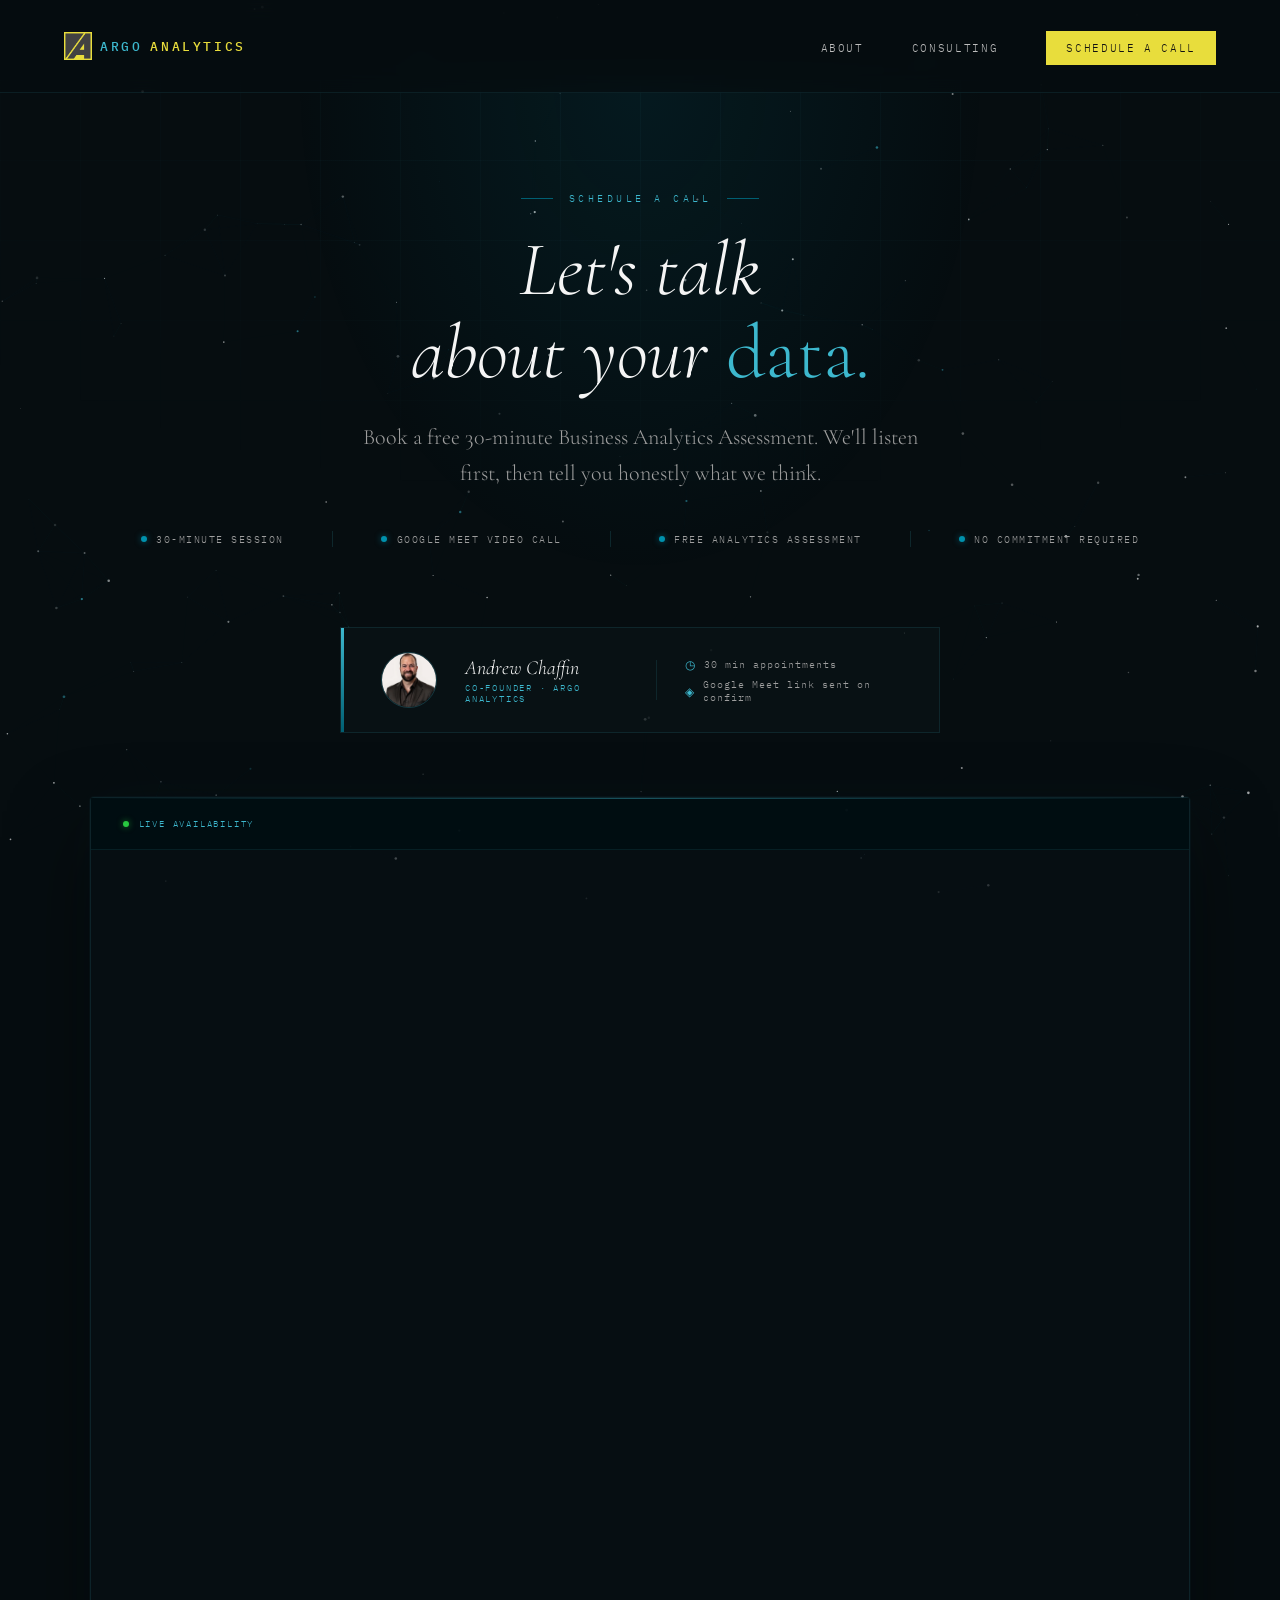
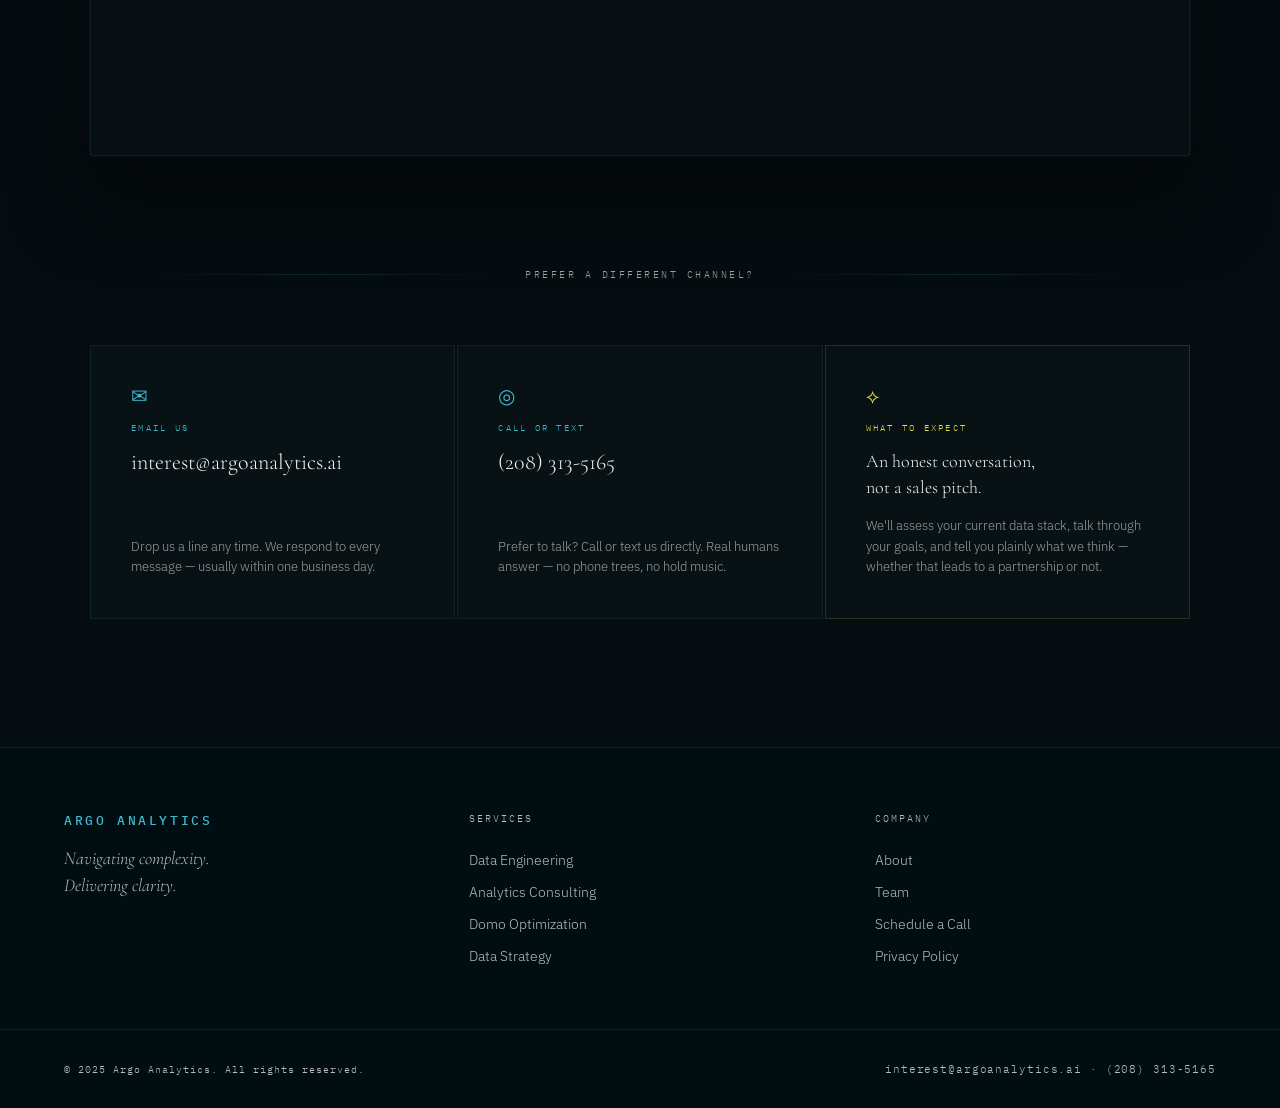
<file: argo-schedule.html>
<!DOCTYPE html>
<html lang="en">
<head>
<meta charset="UTF-8">
<meta name="viewport" content="width=device-width, initial-scale=1.0">
<title>Argo Analytics — Schedule a Call</title>
<link href="https://fonts.googleapis.com/css2?family=Cormorant+Garamond:ital,wght@0,300;0,400;0,600;1,300;1,400&family=IBM+Plex+Mono:wght@400;500&family=IBM+Plex+Sans:wght@300;400;500&display=swap" rel="stylesheet">
<style>
*, *::before, *::after { box-sizing: border-box; margin: 0; padding: 0; }

:root {
  --teal-400: #3DB8CE;
  --teal-500: #0091AD;
  --teal-700: #005F72;
  --teal-900: #002530;
  --teal-0: #000E12;
  --yellow-500: #E8DD3C;
  --yellow-600: #C9BC1A;
  --neutral-100: #F5F5F5;
  --neutral-300: #BDBDBD;
  --neutral-400: #9E9E9E;
  --neutral-600: #424242;
  --neutral-800: #1E1E1E;
  --neutral-900: #111111;
  --bg: #060D10;
  --font-serif: 'Cormorant Garamond', Georgia, serif;
  --font-sans: 'IBM Plex Sans', sans-serif;
  --font-mono: 'IBM Plex Mono', monospace;
}

html { scroll-behavior: smooth; }

body {
  background: var(--bg);
  color: var(--neutral-100);
  font-family: var(--font-sans);
  font-weight: 300;
  overflow-x: clip;
  min-height: 100vh;
  display: flex;
  flex-direction: column;
}

.star-canvas {
  position: fixed;
  inset: 0;
  z-index: 0;
  pointer-events: none;
}

/* NAV */
nav {
  position: fixed;
  top: 0; left: 0; right: 0;
  z-index: 100;
  display: flex;
  align-items: center;
  justify-content: space-between;
  padding: 2rem 4rem;
  border-bottom: 1px solid rgba(61,184,206,0.1);
  background: rgba(6,13,16,0.7);
  backdrop-filter: blur(12px);
}
.nav-logo {
  font-family: var(--font-mono);
  font-size: 13px;
  font-weight: 500;
  letter-spacing: 0.2em;
  text-transform: uppercase;
  color: var(--teal-400);
  text-decoration: none;
  display: flex;
  align-items: center;
  gap: 0.5rem;
}
.nav-logo img { height: 28px; width: auto; }
.nav-logo span { color: var(--yellow-500); }
.nav-links {
  display: flex;
  align-items: center;
  gap: 3rem;
  list-style: none;
}
.nav-links a {
  font-family: var(--font-mono);
  font-size: 11px;
  letter-spacing: 0.15em;
  text-transform: uppercase;
  color: var(--neutral-300);
  text-decoration: none;
  transition: color 0.2s;
}
.nav-links a:hover { color: var(--neutral-100); }
.nav-links a.active { color: var(--teal-400); }
.nav-cta {
  font-family: var(--font-mono);
  font-size: 11px;
  letter-spacing: 0.12em;
  text-transform: uppercase;
  color: var(--neutral-900) !important;
  background: var(--yellow-500);
  padding: 10px 20px;
  text-decoration: none;
  transition: background 0.2s;
}
.nav-cta:hover { background: var(--yellow-600) !important; }

main {
  position: relative;
  z-index: 1;
  flex: 1;
  padding-top: 80px;
}

/* ── PAGE HERO ────────────────────────────────────────────────────────────── */
.page-hero {
  padding: 7rem 4rem 5rem;
  position: relative;
  display: flex;
  flex-direction: column;
  align-items: center;
  text-align: center;
  gap: 1.5rem;
  overflow: hidden;
}

/* Background grid */
.page-hero::before {
  content: '';
  position: absolute;
  inset: 0;
  background-image:
    linear-gradient(rgba(61,184,206,0.04) 1px, transparent 1px),
    linear-gradient(90deg, rgba(61,184,206,0.04) 1px, transparent 1px);
  background-size: 80px 80px;
  mask-image: radial-gradient(ellipse 90% 100% at 50% 0%, black 0%, transparent 80%);
  pointer-events: none;
}

/* Radial glow behind headline */
.page-hero::after {
  content: '';
  position: absolute;
  top: 0; left: 50%;
  transform: translateX(-50%);
  width: 700px;
  height: 500px;
  background: radial-gradient(ellipse at top, rgba(0,145,173,0.10) 0%, transparent 70%);
  pointer-events: none;
}

.hero-eyebrow {
  font-family: var(--font-mono);
  font-size: 10px;
  letter-spacing: 0.35em;
  text-transform: uppercase;
  color: var(--teal-400);
  display: flex;
  align-items: center;
  gap: 1rem;
  opacity: 0;
  animation: fadeUp 0.7s ease 0.1s forwards;
  position: relative;
  z-index: 1;
}
.hero-eyebrow::before, .hero-eyebrow::after {
  content: '';
  display: block;
  width: 32px;
  height: 1px;
  background: var(--teal-700);
}

.hero-headline {
  font-family: var(--font-serif);
  font-size: clamp(44px, 6vw, 96px);
  font-weight: 300;
  font-style: italic;
  line-height: 1.08;
  color: var(--neutral-100);
  opacity: 0;
  animation: fadeUp 0.9s ease 0.25s forwards;
  position: relative;
  z-index: 1;
  max-width: 860px;
}
.hero-headline em { color: var(--teal-400); font-style: normal; }
.hero-headline .yl { color: var(--yellow-500); font-style: normal; }

.hero-sub {
  font-family: var(--font-serif);
  font-size: clamp(17px, 1.8vw, 22px);
  font-weight: 300;
  color: var(--neutral-400);
  line-height: 1.65;
  max-width: 560px;
  opacity: 0;
  animation: fadeUp 0.9s ease 0.4s forwards;
  position: relative;
  z-index: 1;
}

/* What to expect strip */
.expect-strip {
  display: flex;
  gap: 3rem;
  align-items: center;
  margin-top: 1rem;
  opacity: 0;
  animation: fadeUp 0.9s ease 0.55s forwards;
  position: relative;
  z-index: 1;
  flex-wrap: wrap;
  justify-content: center;
}
.expect-item {
  display: flex;
  align-items: center;
  gap: 0.6rem;
  font-family: var(--font-mono);
  font-size: 10px;
  letter-spacing: 0.15em;
  text-transform: uppercase;
  color: var(--neutral-400);
}
.expect-dot {
  width: 6px;
  height: 6px;
  border-radius: 50%;
  background: var(--teal-500);
  box-shadow: 0 0 6px rgba(0,145,173,0.6);
  flex-shrink: 0;
}
.expect-divider {
  width: 1px;
  height: 16px;
  background: rgba(61,184,206,0.15);
}

/* ── HOST CARD ────────────────────────────────────────────────────────────── */
.host-intro {
  position: relative;
  z-index: 2;
  padding: 0 4rem 4rem;
  display: flex;
  justify-content: center;
}

.host-card {
  display: flex;
  align-items: center;
  gap: 1.75rem;
  background: rgba(10,20,24,0.7);
  border: 1px solid rgba(61,184,206,0.12);
  padding: 1.5rem 2.5rem;
  max-width: 600px;
  width: 100%;
  opacity: 0;
  animation: fadeUp 0.9s ease 0.65s forwards;
  position: relative;
  overflow: hidden;
}
.host-card::before {
  content: '';
  position: absolute;
  left: 0; top: 0; bottom: 0;
  width: 3px;
  background: linear-gradient(to bottom, var(--teal-400), var(--teal-700));
}

.host-avatar {
  width: 56px;
  height: 56px;
  border-radius: 50%;
  border: 1px solid rgba(61,184,206,0.25);
  overflow: hidden;
  flex-shrink: 0;
}
.host-avatar img {
  width: 100%;
  height: 100%;
  object-fit: cover;
  object-position: center top;
}

.host-info {}
.host-name {
  font-family: var(--font-serif);
  font-size: 20px;
  font-weight: 300;
  font-style: italic;
  color: var(--neutral-100);
  margin-bottom: 2px;
}
.host-role {
  font-family: var(--font-mono);
  font-size: 9px;
  letter-spacing: 0.2em;
  text-transform: uppercase;
  color: var(--teal-400);
}

.host-divider {
  width: 1px;
  height: 40px;
  background: rgba(61,184,206,0.12);
  flex-shrink: 0;
}

.host-details {
  display: flex;
  flex-direction: column;
  gap: 0.4rem;
}
.host-detail {
  font-family: var(--font-mono);
  font-size: 10px;
  letter-spacing: 0.1em;
  color: var(--neutral-400);
  display: flex;
  align-items: center;
  gap: 0.5rem;
}
.host-detail-icon { color: var(--teal-400); font-size: 12px; }

/* ── CALENDLY EMBED SECTION ───────────────────────────────────────────────── */
.calendly-section {
  position: relative;
  z-index: 2;
  padding: 0 4rem 3.5rem;
}

.calendly-shell {
  max-width: 1100px;
  margin: 0 auto;
  background: rgba(8,16,20,0.6);
  border: 1px solid rgba(61,184,206,0.12);
  border-radius: 4px;
  overflow: visible;
  box-shadow:
    0 0 0 1px rgba(61,184,206,0.04),
    0 40px 80px rgba(0,0,0,0.5),
    0 0 60px rgba(0,145,173,0.04);
  position: relative;
}

.calendly-shell::before {
  content: '';
  position: absolute;
  top: 0; left: 0; right: 0;
  height: 1px;
  background: linear-gradient(to right, transparent, rgba(61,184,206,0.4), transparent);
}

/* Header bar above calendar */
.cal-header {
  padding: 1.25rem 2rem;
  background: rgba(0,14,18,0.9);
  border-bottom: 1px solid rgba(61,184,206,0.1);
  display: flex;
  align-items: center;
  justify-content: space-between;
}
.cal-header-left {
  display: flex;
  align-items: center;
  gap: 1rem;
}
.cal-avatar {
  width: 48px;
  height: 48px;
  border-radius: 50%;
  object-fit: cover;
  object-position: center top;
  border: 1px solid rgba(61,184,206,0.25);
}
.cal-header-name {
  font-family: var(--font-sans);
  font-size: 14px;
  font-weight: 500;
  color: var(--neutral-100);
  letter-spacing: 0.01em;
}
.cal-header-role {
  font-family: var(--font-mono);
  font-size: 9px;
  letter-spacing: 0.15em;
  text-transform: uppercase;
  color: var(--neutral-400);
  margin-top: 2px;
}
.cal-header-right {}
.cal-header-label {
  font-family: var(--font-mono);
  font-size: 9px;
  letter-spacing: 0.2em;
  text-transform: uppercase;
  color: var(--teal-400);
  display: flex;
  align-items: center;
  gap: 0.6rem;
}
.cal-status-dot {
  width: 6px;
  height: 6px;
  border-radius: 50%;
  background: #28C840;
  box-shadow: 0 0 6px rgba(40,200,64,0.6);
  animation: pulse 2s ease-in-out infinite;
}
@keyframes pulse {
  0%, 100% { opacity: 1; box-shadow: 0 0 6px rgba(40,200,64,0.6); }
  50% { opacity: 0.7; box-shadow: 0 0 12px rgba(40,200,64,0.4); }
}

/* Crop the Google Calendar's own header out of view */
.cal-iframe-crop {
  overflow: hidden;
  height: 905px;
  border-radius: 0 0 4px 4px;
  filter: invert(1) hue-rotate(180deg);
  isolation: isolate;
}
.cal-iframe-crop iframe {
  display: block;
  width: 100%;
  height: 1280px;
  border: 0;
  margin-top: -180px;
}

/* ── OR DIVIDER ───────────────────────────────────────────────────────────── */
.or-divider {
  position: relative;
  z-index: 2;
  padding: 3.5rem 4rem 2rem;
  display: flex;
  align-items: center;
  gap: 2rem;
  max-width: 1100px;
  margin: 0 auto;
  width: 100%;
}
.or-line {
  flex: 1;
  height: 1px;
  background: linear-gradient(to right, transparent, rgba(61,184,206,0.15), transparent);
}
.or-label {
  font-family: var(--font-mono);
  font-size: 10px;
  letter-spacing: 0.25em;
  text-transform: uppercase;
  color: var(--neutral-400);
  flex-shrink: 0;
}

/* ── CONTACT ALTERNATIVES ─────────────────────────────────────────────────── */
.contact-section {
  position: relative;
  z-index: 2;
  padding: 2rem 4rem 8rem;
}

.contact-inner {
  max-width: 1100px;
  margin: 0 auto;
  display: grid;
  grid-template-columns: repeat(3, 1fr);
  gap: 2px;
}

.contact-card {
  background: rgba(10,20,24,0.7);
  border: 1px solid rgba(61,184,206,0.1);
  padding: 2.5rem;
  display: flex;
  flex-direction: column;
  gap: 1rem;
  transition: border-color 0.3s, background 0.3s;
  position: relative;
  overflow: hidden;
}
.contact-card::before {
  content: '';
  position: absolute;
  inset: 0;
  background: radial-gradient(ellipse 60% 60% at 50% 0%, rgba(61,184,206,0.04), transparent);
  opacity: 0;
  transition: opacity 0.3s;
}
.contact-card:hover {
  border-color: rgba(61,184,206,0.3);
  background: rgba(10,20,24,0.9);
}
.contact-card:hover::before { opacity: 1; }

.contact-icon {
  font-size: 20px;
  color: var(--teal-400);
  line-height: 1;
}

.contact-label {
  font-family: var(--font-mono);
  font-size: 9px;
  letter-spacing: 0.25em;
  text-transform: uppercase;
  color: var(--teal-400);
}

.contact-value {
  font-family: var(--font-serif);
  font-size: 22px;
  font-weight: 300;
  color: var(--neutral-100);
  line-height: 1.2;
}
.contact-value a {
  color: inherit;
  text-decoration: none;
  transition: color 0.2s;
}
.contact-value a:hover { color: var(--teal-400); }

.contact-note {
  font-family: var(--font-sans);
  font-size: 13px;
  font-weight: 300;
  color: var(--neutral-400);
  line-height: 1.6;
  margin-top: auto;
}

/* PREFER card — yellow accent */
.contact-card.prefer {
  border-color: rgba(232,221,60,0.15);
}
.contact-card.prefer::before {
  background: radial-gradient(ellipse 60% 60% at 50% 0%, rgba(232,221,60,0.04), transparent);
}
.contact-card.prefer:hover {
  border-color: rgba(232,221,60,0.3);
}
.contact-card.prefer .contact-label { color: var(--yellow-500); }
.contact-card.prefer .contact-icon { color: var(--yellow-500); }

/* ── FOOTER ───────────────────────────────────────────────────────────────── */
footer {
  position: relative;
  z-index: 1;
  background: #000E12;
  border-top: 1px solid rgba(61,184,206,0.15);
  padding: 4rem;
  display: grid;
  grid-template-columns: 1fr 1fr 1fr;
  gap: 4rem;
}
.footer-brand {
  font-family: var(--font-mono);
  font-size: 13px;
  font-weight: 500;
  letter-spacing: 0.2em;
  text-transform: uppercase;
  color: var(--teal-400);
  margin-bottom: 1rem;
}
.footer-tagline {
  font-family: var(--font-serif);
  font-size: 18px;
  font-style: italic;
  color: var(--neutral-300);
  line-height: 1.5;
}
.footer-col-label {
  font-family: var(--font-mono);
  font-size: 10px;
  letter-spacing: 0.2em;
  text-transform: uppercase;
  color: var(--neutral-300);
  margin-bottom: 1.5rem;
}
.footer-links {
  list-style: none;
  display: flex;
  flex-direction: column;
  gap: 0.75rem;
}
.footer-links a {
  font-family: var(--font-sans);
  font-size: 14px;
  color: var(--neutral-300);
  text-decoration: none;
  transition: color 0.2s;
}
.footer-links a:hover { color: var(--neutral-100); }
.footer-bottom {
  position: relative;
  z-index: 1;
  background: #000E12;
  border-top: 1px solid rgba(61,184,206,0.1);
  padding: 2rem 4rem;
  display: flex;
  justify-content: space-between;
  align-items: center;
}
.footer-copy {
  font-family: var(--font-mono);
  font-size: 10px;
  letter-spacing: 0.1em;
  color: var(--neutral-300);
}
.footer-contact {
  font-family: var(--font-mono);
  font-size: 11px;
  color: var(--neutral-300);
  letter-spacing: 0.08em;
}

/* ── ANIMATIONS ───────────────────────────────────────────────────────────── */
@keyframes fadeUp {
  from { opacity: 0; transform: translateY(18px); }
  to   { opacity: 1; transform: translateY(0); }
}

.reveal {
  opacity: 0;
  transform: translateY(20px);
  transition: opacity 0.7s ease, transform 0.7s ease;
}
.reveal.visible { opacity: 1; transform: translateY(0); }
.reveal-d1 { transition-delay: 0.1s; }
.reveal-d2 { transition-delay: 0.2s; }
.reveal-d3 { transition-delay: 0.32s; }

/* ============================================================
   RESPONSIVE — small screens only. The desktop layout above is
   left completely untouched; everything here lives inside
   max-width media queries (tablet ≤1024px, mobile ≤768px).
   ============================================================ */

/* ── TABLET (≤1024px) ─────────────────────────────────────── */
@media (max-width: 1024px) {
  nav { padding: 1.5rem 2rem; }
  .nav-links { gap: 1.5rem; }

  footer { padding: 3rem 2rem; gap: 2.5rem; }
  .footer-bottom { padding: 1.5rem 2rem; }

  /* reduce the largest section gutters */
  .page-hero { padding: 6rem 2rem 4rem; }
  .host-intro { padding: 0 2rem 3rem; }
  .calendly-section { padding: 0 2rem 3rem; }
  .or-divider { padding: 3rem 2rem 2rem; }
  .contact-section { padding: 2rem 2rem 6rem; }

  /* the calendar crop is tuned for the desktop width; keep it
     contained within the tablet shell */
  .calendly-shell { max-width: 100%; }
}

/* ── MOBILE (≤768px) ──────────────────────────────────────── */
@media (max-width: 768px) {
  /* NAV — stays a single row; logo word "Analytics" drops, links compact */
  nav { padding: 0.85rem 1.1rem; }
  .nav-logo { font-size: 10px; }
  .nav-logo img { height: 20px; }
  .nav-logo span { display: none; }
  .nav-links { gap: 0.85rem; }
  .nav-links a { font-size: 9px; letter-spacing: 0.05em; }
  .nav-cta { padding: 6px 10px; font-size: 9px; letter-spacing: 0.03em; }

  main { padding-top: 52px; }

  /* PAGE HERO — headline uses clamp(vw), so it scales itself */
  .page-hero { padding: 4rem 1.5rem 2.5rem; }
  .expect-strip { gap: 1.25rem 1.5rem; }

  /* HOST CARD — stack avatar/info/details, drop vertical dividers */
  .host-intro { padding: 0 1.5rem 2.5rem; }
  .host-card { flex-direction: column; align-items: flex-start; gap: 1.25rem; padding: 1.5rem; }
  .host-divider { display: none; }
  .host-details { width: 100%; }

  /* ── CALENDAR EMBED ──────────────────────────────────────── */
  .calendly-section { padding: 0 1.5rem 2.5rem; }
  .cal-header { padding: 1rem 1.25rem; }
  /* On narrow screens Google's widget reflows taller and its own
     header is shorter, so the desktop crop (height 905, iframe
     -180 margin) would clip the booking controls. Give the crop
     more height and trim the negative offset so the full booking
     UI stays visible. */
  .cal-iframe-crop { height: 1150px; }
  .cal-iframe-crop iframe { height: 1330px; margin-top: -120px; }

  /* OR divider */
  .or-divider { padding: 2.5rem 1.5rem 1.5rem; gap: 1rem; }

  /* CONTACT — 3-col grid → single column */
  .contact-section { padding: 1.5rem 1.5rem 4rem; }
  .contact-inner { grid-template-columns: 1fr; gap: 1px; }
  .contact-card { padding: 2rem 1.5rem; }

  /* FOOTER */
  footer { grid-template-columns: 1fr; gap: 2rem; padding: 3rem 1.5rem; }
  .footer-bottom { flex-direction: column; align-items: flex-start; gap: 0.75rem; padding: 1.5rem; }

  /* IntersectionObserver reveals — guarantee visibility on mobile */
  .reveal { opacity: 1 !important; transform: none !important; }
}

</style>
</head>
<body>

<canvas class="star-canvas" id="stars"></canvas>

<nav>
  <a href="index.html" class="nav-logo"><img src="assets/argo.png" alt="Argo logo">Argo <span>Analytics</span></a>
  <ul class="nav-links">
    <li><a href="argo-about.html">About</a></li>
    <li><a href="argo-consulting.html">Consulting</a></li>
    <li><a href="argo-schedule.html" class="nav-cta active">Schedule a Call</a></li>
  </ul>
</nav>

<main>

  <!-- HERO -->
  <section class="page-hero">
    <div class="hero-eyebrow">Schedule a call</div>

    <h1 class="hero-headline">
      Let's talk<br>
      about your <em>data.</em>
    </h1>

    <p class="hero-sub">
      Book a free 30-minute Business Analytics Assessment.
      We'll listen first, then tell you honestly what we think.
    </p>

    <div class="expect-strip">
      <div class="expect-item">
        <div class="expect-dot"></div>
        30-minute session
      </div>
      <div class="expect-divider"></div>
      <div class="expect-item">
        <div class="expect-dot"></div>
        Google Meet video call
      </div>
      <div class="expect-divider"></div>
      <div class="expect-item">
        <div class="expect-dot"></div>
        Free analytics assessment
      </div>
      <div class="expect-divider"></div>
      <div class="expect-item">
        <div class="expect-dot"></div>
        No commitment required
      </div>
    </div>
  </section>

  <!-- HOST CARD -->
  <div class="host-intro">
    <div class="host-card">
      <div class="host-avatar"><img src="assets/andrew.png" alt="Andrew Chaffin"></div>
      <div class="host-info">
        <div class="host-name">Andrew Chaffin</div>
        <div class="host-role">Co-Founder · Argo Analytics</div>
      </div>
      <div class="host-divider"></div>
      <div class="host-details">
        <div class="host-detail">
          <span class="host-detail-icon">◷</span>
          30 min appointments
        </div>
        <div class="host-detail">
          <span class="host-detail-icon">◈</span>
          Google Meet link sent on confirm
        </div>
      </div>
    </div>
  </div>

  <!-- CALENDLY EMBED -->
  <section class="calendly-section">
    <div class="calendly-shell reveal">
      <div class="cal-header">
        <div class="cal-header-label">
          <div class="cal-status-dot"></div>
          Live availability
        </div>
      </div>
      <!-- Google Calendar — iframe cropped to hide its own header -->
      <div class="cal-iframe-crop">
        <iframe src="https://calendar.google.com/calendar/appointments/schedules/AcZssZ102sXqA8bODsJZuPxJjl1rlFhT0E3_WJfrd3uzwJAHJnsbCXeIeptO7N06sy5NAEsvB0I_FMN9?gv=true"
                frameborder="0"
                allowfullscreen>
        </iframe>
      </div>
    </div>
  </section>

  <!-- OR DIVIDER -->
  <div class="or-divider reveal">
    <div class="or-line"></div>
    <span class="or-label">Prefer a different channel?</span>
    <div class="or-line"></div>
  </div>

  <!-- CONTACT ALTERNATIVES -->
  <section class="contact-section">
    <div class="contact-inner">

      <div class="contact-card reveal">
        <div class="contact-icon">✉</div>
        <div class="contact-label">Email us</div>
        <div class="contact-value">
          <a href="mailto:interest@argoanalytics.ai">interest@argoanalytics.ai</a>
        </div>
        <div class="contact-note">
          Drop us a line any time. We respond to every message
          — usually within one business day.
        </div>
      </div>

      <div class="contact-card reveal reveal-d1">
        <div class="contact-icon">◎</div>
        <div class="contact-label">Call or text</div>
        <div class="contact-value">
          <a href="tel:2083135165">(208) 313-5165</a>
        </div>
        <div class="contact-note">
          Prefer to talk? Call or text us directly.
          Real humans answer — no phone trees, no hold music.
        </div>
      </div>

      <div class="contact-card prefer reveal reveal-d2">
        <div class="contact-icon">⟡</div>
        <div class="contact-label">What to expect</div>
        <div class="contact-value" style="font-size: 18px; line-height: 1.4;">
          An honest conversation,<br>not a sales pitch.
        </div>
        <div class="contact-note">
          We'll assess your current data stack, talk through
          your goals, and tell you plainly what we think —
          whether that leads to a partnership or not.
        </div>
      </div>

    </div>
  </section>

</main>

<!-- FOOTER -->
<footer>
  <div>
    <div class="footer-brand">Argo Analytics</div>
    <p class="footer-tagline">Navigating complexity.<br>Delivering clarity.</p>
  </div>
  <div>
    <div class="footer-col-label">Services</div>
    <ul class="footer-links">
      <li><a href="argo-consulting.html">Data Engineering</a></li>
      <li><a href="argo-consulting.html">Analytics Consulting</a></li>
      <li><a href="argo-consulting.html">Domo Optimization</a></li>
      <li><a href="argo-consulting.html">Data Strategy</a></li>
    </ul>
  </div>
  <div>
    <div class="footer-col-label">Company</div>
    <ul class="footer-links">
      <li><a href="argo-about.html">About</a></li>
      <li><a href="argo-about.html">Team</a></li>
      <li><a href="argo-schedule.html">Schedule a Call</a></li>
      <li><a href="#">Privacy Policy</a></li>
    </ul>
  </div>
</footer>
<div class="footer-bottom">
  <span class="footer-copy">© 2025 Argo Analytics. All rights reserved.</span>
  <span class="footer-contact">interest@argoanalytics.ai · (208) 313-5165</span>
</div>


<script>
// ── STARS + CURSOR CONSTELLATION ─────────────────────────────────────────────
const canvas = document.getElementById('stars');
const ctx = canvas.getContext('2d');
let W, H, stars = [], cursorStars = [];
let mouse = { x: -9999, y: -9999 };
let lastMouse = { x: -9999, y: -9999 };

const MAX_CURSOR_STARS = 60;
const CONNECT_DIST_BG  = 100;
const CONNECT_DIST_CUR = 160;

function resize() {
  W = canvas.width  = window.innerWidth;
  H = canvas.height = window.innerHeight;
}

function initStars() {
  stars = [];
  for (let i = 0; i < 180; i++) {
    stars.push({
      x: Math.random() * W,
      y: Math.random() * H,
      r: Math.random() * 1.2 + 0.2,
      alpha: Math.random() * 0.6 + 0.1,
      speed: Math.random() * 0.3 + 0.05,
      isTeal: Math.random() > 0.85
    });
  }
}

function spawnCursorStar(x, y) {
  const angle = Math.random() * Math.PI * 2;
  const speed = Math.random() * 0.8 + 0.2;
  cursorStars.push({
    x, y,
    vx: Math.cos(angle) * speed * 0.6,
    vy: Math.sin(angle) * speed * 0.6 - 0.3,
    r:  Math.random() * 1.4 + 0.4,
    life: 1.0,
    decay: Math.random() * 0.008 + 0.004,
    isTeal: Math.random() > 0.5
  });
  if (cursorStars.length > MAX_CURSOR_STARS) cursorStars.shift();
}

window.addEventListener('mousemove', e => {
  mouse.x = e.clientX; mouse.y = e.clientY;
  const dx = mouse.x - lastMouse.x, dy = mouse.y - lastMouse.y;
  const dist = Math.sqrt(dx*dx + dy*dy);
  if (dist > 8) {
    const count = Math.min(Math.floor(dist / 8), 4);
    for (let i = 0; i < count; i++) {
      const t = i / count;
      spawnCursorStar(
        lastMouse.x + dx * t + (Math.random() - 0.5) * 4,
        lastMouse.y + dy * t + (Math.random() - 0.5) * 4
      );
    }
    lastMouse.x = mouse.x; lastMouse.y = mouse.y;
  }
});

function drawLine(x1, y1, x2, y2, maxDist, baseAlpha, color) {
  const dx = x1-x2, dy = y1-y2, dist = Math.sqrt(dx*dx+dy*dy);
  if (dist >= maxDist) return;
  const alpha = baseAlpha * (1 - dist / maxDist);
  ctx.strokeStyle = color.replace('ALPHA', alpha.toFixed(3));
  ctx.beginPath(); ctx.moveTo(x1,y1); ctx.lineTo(x2,y2); ctx.stroke();
}

function drawStars() {
  ctx.clearRect(0, 0, W, H);

  for (const s of stars) {
    s.y -= s.speed;
    if (s.y < -2) { s.y = H + 2; s.x = Math.random() * W; }
    ctx.beginPath();
    ctx.arc(s.x, s.y, s.r, 0, Math.PI * 2);
    ctx.fillStyle = s.isTeal ? `rgba(61,184,206,${s.alpha})` : `rgba(245,245,245,${s.alpha})`;
    ctx.fill();
  }

  ctx.lineWidth = 0.5;
  for (let i = 0; i < stars.length; i++)
    for (let j = i+1; j < stars.length; j++)
      drawLine(stars[i].x, stars[i].y, stars[j].x, stars[j].y, CONNECT_DIST_BG, 0.06, 'rgba(61,184,206,ALPHA)');

  for (let i = cursorStars.length-1; i >= 0; i--) {
    const cs = cursorStars[i];
    cs.x += cs.vx; cs.y += cs.vy; cs.life -= cs.decay;
    if (cs.life <= 0) { cursorStars.splice(i, 1); continue; }
    const a = cs.life * (cs.isTeal ? 0.9 : 0.7);
    ctx.beginPath();
    ctx.arc(cs.x, cs.y, cs.r * cs.life, 0, Math.PI * 2);
    ctx.fillStyle = cs.isTeal ? `rgba(61,184,206,${a})` : `rgba(245,245,245,${a})`;
    ctx.fill();
  }

  ctx.lineWidth = 0.6;
  for (let i = 0; i < cursorStars.length; i++) {
    const cs = cursorStars[i];
    for (let j = i+1; j < cursorStars.length; j++) {
      const la = Math.min(cs.life, cursorStars[j].life);
      drawLine(cs.x, cs.y, cursorStars[j].x, cursorStars[j].y, CONNECT_DIST_CUR*0.7, 0.35*la, 'rgba(61,184,206,ALPHA)');
    }
    for (const s of stars)
      drawLine(cs.x, cs.y, s.x, s.y, CONNECT_DIST_CUR, 0.25*cs.life, 'rgba(61,184,206,ALPHA)');
  }

  if (mouse.x > 0) {
    const grad = ctx.createRadialGradient(mouse.x, mouse.y, 0, mouse.x, mouse.y, 80);
    grad.addColorStop(0, 'rgba(61,184,206,0.04)');
    grad.addColorStop(1, 'rgba(61,184,206,0)');
    ctx.fillStyle = grad;
    ctx.beginPath(); ctx.arc(mouse.x, mouse.y, 80, 0, Math.PI*2); ctx.fill();
  }

  requestAnimationFrame(drawStars);
}

resize(); initStars(); drawStars();
window.addEventListener('resize', () => { resize(); initStars(); });

// ── SCROLL REVEAL ─────────────────────────────────────────────────────────────
const io = new IntersectionObserver(entries => {
  entries.forEach(e => { if (e.isIntersecting) e.target.classList.add('visible'); });
}, { threshold: 0.1 });
document.querySelectorAll('.reveal').forEach(el => io.observe(el));
</script>
</body>
</html>
</file>
